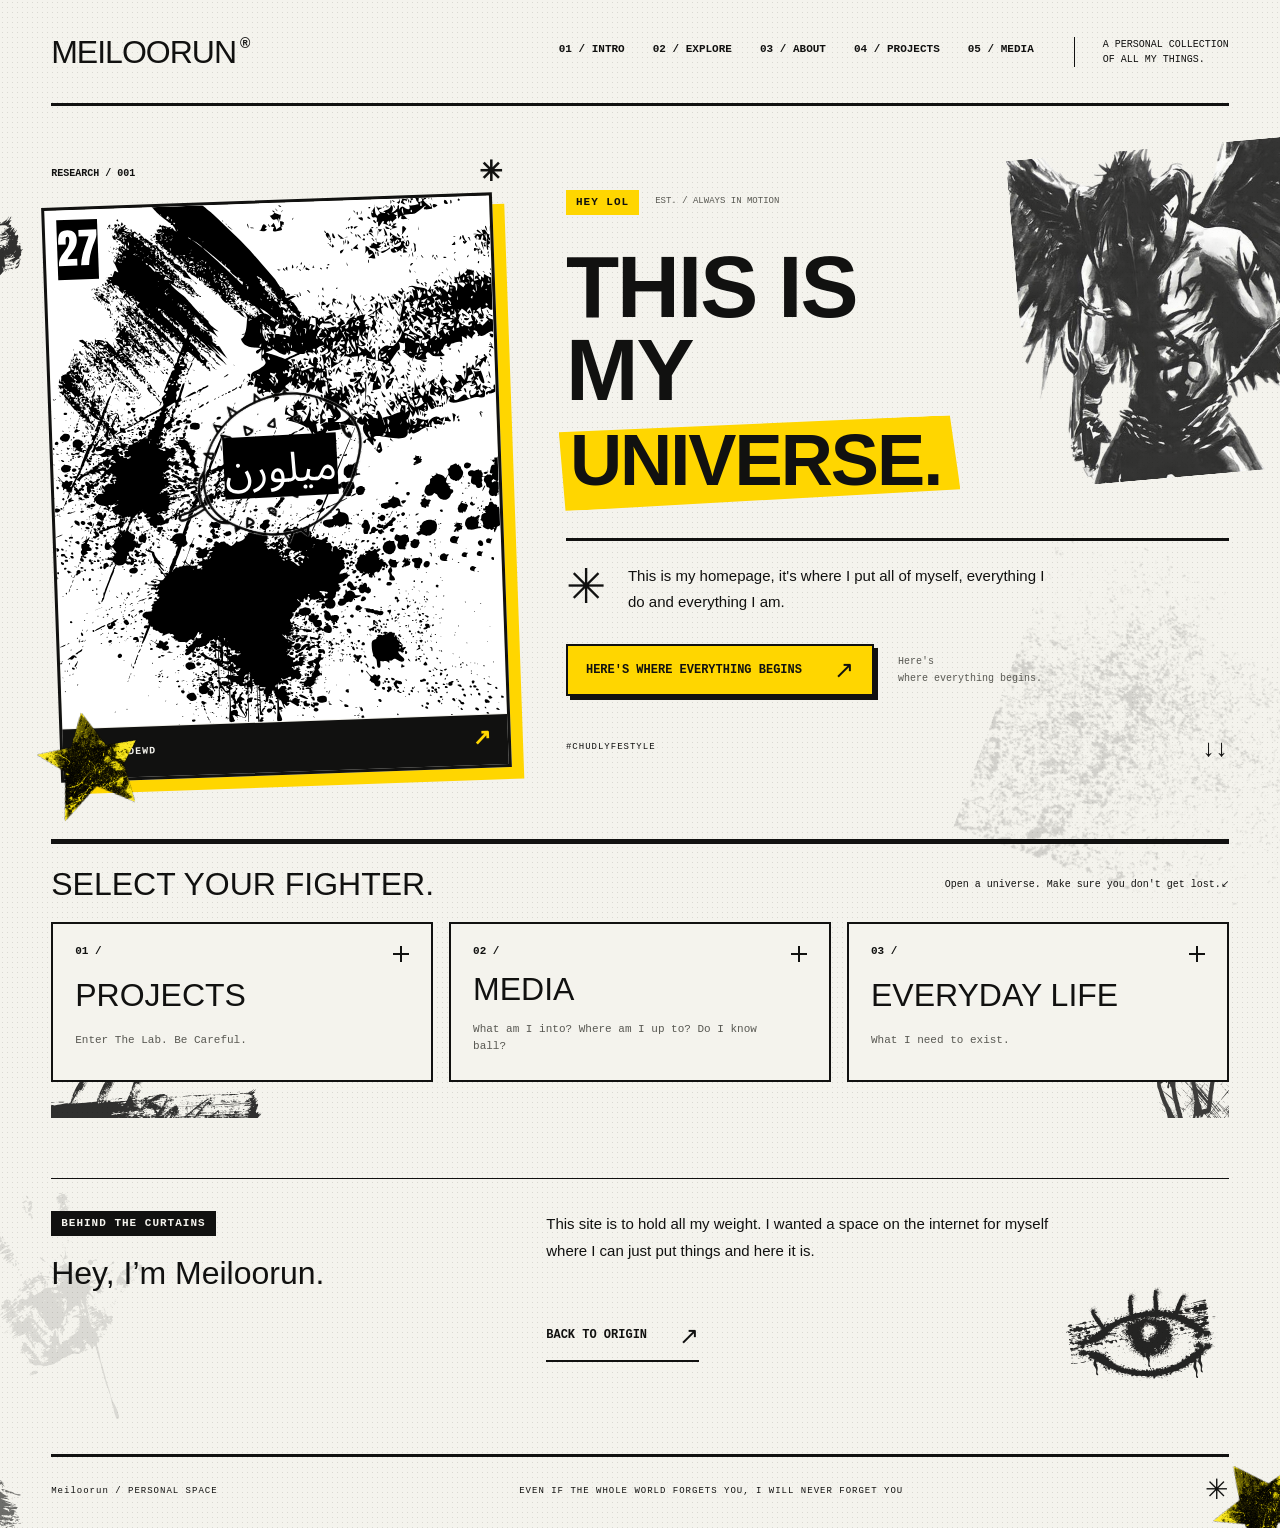
<file: index.html>
<!DOCTYPE html><html lang="en"><head><meta charset="utf-8"><meta name="viewport" content="width=device-width, initial-scale=1"><title>Meiloorun</title><link rel="stylesheet" href="/_astro/PageLayout.DjxuLbHQ.css"><link rel="stylesheet" href="/_astro/index.CFbEkBOy.css"></head><body><div class="_page_t20zd_1" id="top"><div class="_decorations_t20zd_26" aria-hidden="true"><picture class="_decoration_1fcdx_1 " aria-hidden="true" data-position="absolute" data-layer="background" style="--decoration-left:0%;--decoration-top:0%;--decoration-anchor-x:0%;--decoration-anchor-y:0%;--decoration-width:clamp(260px, 24vw, 380px);--decoration-offset-x:-280px;--decoration-offset-y:140px;--decoration-rotation:-16deg;--decoration-opacity:0.8;--decoration-flip-x:1;--decoration-flip-y:1;--decoration-mobile-left:0%;--decoration-mobile-top:0%;--decoration-mobile-anchor-x:0%;--decoration-mobile-anchor-y:0%;--decoration-mobile-width:210px;--decoration-mobile-offset-x:-180px;--decoration-mobile-offset-y:180px;--decoration-mobile-rotation:-16deg;--decoration-mobile-opacity:0.35;--decoration-mobile-flip-x:1;--decoration-mobile-flip-y:1"><img src="/images/deco-12.svg" alt="" loading="eager" decoding="async" draggable="false"/></picture><picture class="_decoration_1fcdx_1 " aria-hidden="true" data-position="absolute" data-layer="background" style="--decoration-left:0%;--decoration-top:100%;--decoration-anchor-x:0%;--decoration-anchor-y:-100%;--decoration-width:clamp(260px, 24vw, 380px);--decoration-offset-x:-280px;--decoration-offset-y:95px;--decoration-rotation:15deg;--decoration-opacity:0.55;--decoration-flip-x:-1;--decoration-flip-y:1;--decoration-mobile-left:0%;--decoration-mobile-top:100%;--decoration-mobile-anchor-x:0%;--decoration-mobile-anchor-y:-100%;--decoration-mobile-width:220px;--decoration-mobile-offset-x:-180px;--decoration-mobile-offset-y:80px;--decoration-mobile-rotation:15deg;--decoration-mobile-opacity:0.25;--decoration-mobile-flip-x:-1;--decoration-mobile-flip-y:1"><img src="/images/deco-12.svg" alt="" loading="eager" decoding="async" draggable="false"/></picture><picture class="_decoration_1fcdx_1 " aria-hidden="true" data-position="absolute" data-layer="background" style="--decoration-left:100%;--decoration-top:100%;--decoration-anchor-x:-100%;--decoration-anchor-y:-100%;--decoration-width:clamp(75px, 8vw, 115px);--decoration-offset-x:35px;--decoration-offset-y:38px;--decoration-rotation:-14deg;--decoration-opacity:1;--decoration-flip-x:1;--decoration-flip-y:1;--decoration-mobile-left:100%;--decoration-mobile-top:100%;--decoration-mobile-anchor-x:-100%;--decoration-mobile-anchor-y:-100%;--decoration-mobile-width:60px;--decoration-mobile-offset-x:20px;--decoration-mobile-offset-y:20px;--decoration-mobile-rotation:-14deg;--decoration-mobile-opacity:1;--decoration-mobile-flip-x:1;--decoration-mobile-flip-y:1"><img src="/images/deco-7.svg" alt="" loading="eager" decoding="async" draggable="false"/></picture></div><a class="_skipLink_t20zd_102" href="#main-content">Skip to content</a><header class="_header_t20zd_19"><a class="_brand_t20zd_40" href="/" aria-label="Meiloorun home">Meiloorun<span aria-hidden="true">®</span></a><nav class="_nav_t20zd_54" aria-label="Main navigation"><a href="#intro">01 / Intro</a><a href="#explore">02 / Explore</a><a href="#about">03 / About</a><a href="/projects">04 / Projects</a><a href="/media">05 / Media</a></nav><div class="_headerNote_t20zd_80">A personal collection<br/>of all my things.</div></header><main id="main-content" tabindex="-1" class="_main_t20zd_19"><section id="intro" aria-labelledby="section-title-_r1R_c_" class="_section_1gnri_1 _hero_ztxla_1" data-media-position="left" data-media-width="compact" data-mobile-order="content-first" data-align="center" data-text-align="left" data-spacing="none" data-width="wide" data-tone="transparent" data-divider="none" data-min-height="auto"><div class="_decorations_1gnri_19" data-clip="false" aria-hidden="true"><picture class="_decoration_1fcdx_1 " aria-hidden="true" data-position="absolute" data-layer="background" data-hide-on-mobile="true" style="--decoration-left:100%;--decoration-top:0%;--decoration-anchor-x:-100%;--decoration-anchor-y:0%;--decoration-width:clamp(260px, 28%, 440px);--decoration-offset-x:120px;--decoration-offset-y:40px;--decoration-rotation:-5deg;--decoration-opacity:0.85;--decoration-flip-x:1;--decoration-flip-y:1;--decoration-mobile-left:100%;--decoration-mobile-top:0%;--decoration-mobile-anchor-x:-100%;--decoration-mobile-anchor-y:0%;--decoration-mobile-width:clamp(260px, 28%, 440px);--decoration-mobile-offset-x:120px;--decoration-mobile-offset-y:40px;--decoration-mobile-rotation:-5deg;--decoration-mobile-opacity:0.85;--decoration-mobile-flip-x:1;--decoration-mobile-flip-y:1"><img src="/images/deco-deviljin.svg" alt="" width="564" height="564" loading="eager" decoding="async" draggable="false"/></picture><picture class="_decoration_1fcdx_1 " aria-hidden="true" data-position="absolute" data-layer="background" style="--decoration-left:100%;--decoration-top:100%;--decoration-anchor-x:-100%;--decoration-anchor-y:-100%;--decoration-width:clamp(220px, 28%, 400px);--decoration-offset-x:100px;--decoration-offset-y:55px;--decoration-rotation:20deg;--decoration-opacity:0.14;--decoration-flip-x:1;--decoration-flip-y:1;--decoration-mobile-left:100%;--decoration-mobile-top:100%;--decoration-mobile-anchor-x:-100%;--decoration-mobile-anchor-y:-100%;--decoration-mobile-width:180px;--decoration-mobile-offset-x:60px;--decoration-mobile-offset-y:35px;--decoration-mobile-rotation:20deg;--decoration-mobile-opacity:0.1;--decoration-mobile-flip-x:1;--decoration-mobile-flip-y:1"><img src="/images/deco-3.svg" alt="" loading="eager" decoding="async" draggable="false"/></picture><picture class="_decoration_1fcdx_1 " aria-hidden="true" data-position="absolute" data-layer="foreground" style="--decoration-left:0%;--decoration-top:100%;--decoration-anchor-x:0%;--decoration-anchor-y:-100%;--decoration-width:clamp(80px, 9%, 125px);--decoration-offset-x:-16px;--decoration-offset-y:-14px;--decoration-rotation:12deg;--decoration-opacity:1;--decoration-flip-x:1;--decoration-flip-y:1;--decoration-mobile-left:0%;--decoration-mobile-top:100%;--decoration-mobile-anchor-x:0%;--decoration-mobile-anchor-y:-100%;--decoration-mobile-width:75px;--decoration-mobile-offset-x:-8px;--decoration-mobile-offset-y:-20px;--decoration-mobile-rotation:-8deg;--decoration-mobile-opacity:1;--decoration-mobile-flip-x:1;--decoration-mobile-flip-y:1"><img src="/images/deco-7.svg" alt="" loading="eager" decoding="async" draggable="false"/></picture></div><div class="_container_1gnri_11"><div class="_layout_1gnri_29"><div class="_media_1gnri_35 "><div class="_wrapper_1ee6e_1 " data-variant="collage"><div class="_metadata_1ee6e_121">RESEARCH / 001<span aria-hidden="true">✳</span></div><figure class="_frame_1ee6e_14" data-has-caption="true"><div class="_visual_1ee6e_7"><img class="_image_1ee6e_62" src="/images/intro.svg" alt="A grungy image of a Meiloorun." width="600" height="700" loading="eager" fetchPriority="high"/></div><span class="_cornerTop_1ee6e_89" aria-hidden="true"></span><span class="_cornerBottom_1ee6e_89" aria-hidden="true"></span><figcaption class="_caption_1ee6e_70">wassup dewd<span aria-hidden="true">↗</span></figcaption></figure></div></div><div class="_content_1gnri_35 _introContent_ztxla_5"><div class="_eyebrow_1gnri_57 _introEyebrow_ztxla_63"><div class="_eyebrow_ztxla_164"><span class="_label_1pocf_1 _yellow_1pocf_14 ">HEY LOL</span><span>EST. / ALWAYS IN MOTION</span></div></div><h1 id="section-title-_r1R_c_" class="_title_1gnri_61 _introTitle_ztxla_57"><span>THIS IS<br/></span><span>MY<br/></span><span class="_highlight_ztxla_10">UNIVERSE.</span></h1><div class="_introCopy_ztxla_29"><span class="_cross_ztxla_38" aria-hidden="true">✳</span><p>This is my homepage, it&#x27;s where I put all of myself, everything I do and everything I am.</p></div><div class="_actions_1gnri_66 _introActions_ztxla_49"><a href="#explore" class="_link_1e7rf_1 _primary_1e7rf_15 ">Here&#x27;s where everything begins<span aria-hidden="true">↗</span></a><span class="_sideNote_ztxla_176">Here&#x27;s<br/>where everything begins.</span></div><div class="_heroFooter_ztxla_181"><span>#CHUDLYFESTYLE</span><span aria-hidden="true">↓↓</span></div></div></div></div></section><section id="explore" aria-labelledby="explore-title" class="_section_1gnri_1 _explore_ztxla_98" data-media-position="none" data-media-width="balanced" data-mobile-order="content-first" data-align="center" data-text-align="left" data-spacing="none" data-width="wide" data-tone="transparent" data-divider="none" data-min-height="auto"><div class="_decorations_1gnri_19" data-clip="true" aria-hidden="true"><picture class="_decoration_1fcdx_1 " aria-hidden="true" data-position="absolute" data-layer="background" style="--decoration-left:0%;--decoration-top:100%;--decoration-anchor-x:0%;--decoration-anchor-y:-100%;--decoration-width:clamp(160px, 20%, 240px);--decoration-offset-x:-25px;--decoration-offset-y:55px;--decoration-rotation:-5deg;--decoration-opacity:0.8;--decoration-flip-x:1;--decoration-flip-y:1;--decoration-mobile-left:0%;--decoration-mobile-top:100%;--decoration-mobile-anchor-x:0%;--decoration-mobile-anchor-y:-100%;--decoration-mobile-width:140px;--decoration-mobile-offset-x:-15px;--decoration-mobile-offset-y:30px;--decoration-mobile-rotation:-5deg;--decoration-mobile-opacity:0.5;--decoration-mobile-flip-x:1;--decoration-mobile-flip-y:1"><img src="/images/deco-9.svg" alt="" loading="eager" decoding="async" draggable="false"/></picture><picture class="_decoration_1fcdx_1 " aria-hidden="true" data-position="absolute" data-layer="background" style="--decoration-left:100%;--decoration-top:100%;--decoration-anchor-x:-100%;--decoration-anchor-y:-100%;--decoration-width:100px;--decoration-offset-x:25px;--decoration-offset-y:35px;--decoration-rotation:14deg;--decoration-opacity:0.75;--decoration-flip-x:1;--decoration-flip-y:1;--decoration-mobile-left:100%;--decoration-mobile-top:100%;--decoration-mobile-anchor-x:-100%;--decoration-mobile-anchor-y:-100%;--decoration-mobile-width:65px;--decoration-mobile-offset-x:12px;--decoration-mobile-offset-y:15px;--decoration-mobile-rotation:14deg;--decoration-mobile-opacity:0.5;--decoration-mobile-flip-x:1;--decoration-mobile-flip-y:1"><img src="/images/deco-11.svg" alt="" loading="eager" decoding="async" draggable="false"/></picture></div><div class="_container_1gnri_11"><div class="_layout_1gnri_29"><div class="_content_1gnri_35 "><div class="_sectionHeader_ztxla_104"><h2 id="explore-title">SELECT YOUR FIGHTER.</h2><span>Open a universe. Make sure you don&#x27;t get lost.<span aria-hidden="true">↙</span></span></div><div class="_panels_ztxla_121"><details class="_panel_1vdl6_1 "><summary class="_summary_1vdl6_8"><span class="_number_1vdl6_22">01<!-- --> /</span><span class="_title_1vdl6_26">Projects</span><span class="_subtitle_1vdl6_31">Enter The Lab. Be Careful.</span><span class="_toggle_1vdl6_36" aria-hidden="true"></span></summary><p class="_description_1vdl6_53">A home for my experiments, works in progress, and things built out of curiosity.</p><div class="_extraContent_1vdl6_61"><a href="/projects" class="_link_1e7rf_1 _primary_1e7rf_15 ">Enter the lab<span aria-hidden="true">↗</span></a></div></details><details class="_panel_1vdl6_1 "><summary class="_summary_1vdl6_8"><span class="_number_1vdl6_22">02<!-- --> /</span><span class="_title_1vdl6_26">Media</span><span class="_subtitle_1vdl6_31"> What am I into? Where am I up to? Do I know ball?</span><span class="_toggle_1vdl6_36" aria-hidden="true"></span></summary><p class="_description_1vdl6_53">Games, shows, music, films, etc.</p><div class="_extraContent_1vdl6_61"><a href="/media" class="_link_1e7rf_1 _primary_1e7rf_15 ">Explore the collection<span aria-hidden="true">↗</span></a></div></details><details class="_panel_1vdl6_1 "><summary class="_summary_1vdl6_8"><span class="_number_1vdl6_22">03<!-- --> /</span><span class="_title_1vdl6_26">Everyday life</span><span class="_subtitle_1vdl6_31">What I need to exist.</span><span class="_toggle_1vdl6_36" aria-hidden="true"></span></summary><p class="_description_1vdl6_53">All the things that assist me in my day-to-day.</p></details></div></div></div></div></section><section id="about" aria-labelledby="about-title" class="_section_1gnri_1 _about_ztxla_127" data-media-position="none" data-media-width="balanced" data-mobile-order="content-first" data-align="center" data-text-align="left" data-spacing="none" data-width="wide" data-tone="transparent" data-divider="none" data-min-height="auto"><div class="_decorations_1gnri_19" data-clip="false" aria-hidden="true"><picture class="_decoration_1fcdx_1 " aria-hidden="true" data-position="absolute" data-layer="background" data-hide-on-mobile="true" style="--decoration-left:0%;--decoration-top:0%;--decoration-anchor-x:0%;--decoration-anchor-y:0%;--decoration-width:clamp(140px, 15%, 210px);--decoration-offset-x:-75px;--decoration-offset-y:10px;--decoration-rotation:-15deg;--decoration-opacity:0.1;--decoration-flip-x:1;--decoration-flip-y:1;--decoration-mobile-left:0%;--decoration-mobile-top:0%;--decoration-mobile-anchor-x:0%;--decoration-mobile-anchor-y:0%;--decoration-mobile-width:clamp(140px, 15%, 210px);--decoration-mobile-offset-x:-75px;--decoration-mobile-offset-y:10px;--decoration-mobile-rotation:-15deg;--decoration-mobile-opacity:0.1;--decoration-mobile-flip-x:1;--decoration-mobile-flip-y:1"><img src="/images/deco-8.svg" alt="" loading="eager" decoding="async" draggable="false"/></picture><picture class="_decoration_1fcdx_1 " aria-hidden="true" data-position="absolute" data-layer="background" style="--decoration-left:100%;--decoration-top:100%;--decoration-anchor-x:-100%;--decoration-anchor-y:-100%;--decoration-width:clamp(100px, 13%, 180px);--decoration-offset-x:-10px;--decoration-offset-y:-8px;--decoration-rotation:-8deg;--decoration-opacity:0.85;--decoration-flip-x:1;--decoration-flip-y:1;--decoration-mobile-left:100%;--decoration-mobile-top:0%;--decoration-mobile-anchor-x:-100%;--decoration-mobile-anchor-y:0%;--decoration-mobile-width:75px;--decoration-mobile-offset-x:0px;--decoration-mobile-offset-y:-14px;--decoration-mobile-rotation:8deg;--decoration-mobile-opacity:0.6;--decoration-mobile-flip-x:1;--decoration-mobile-flip-y:1"><img src="/images/deco-14.svg" alt="" loading="eager" decoding="async" draggable="false"/></picture></div><div class="_container_1gnri_11"><div class="_layout_1gnri_29"><div class="_content_1gnri_35 _aboutContent_ztxla_133"><span class="_label_1pocf_1 _ink_1pocf_9 ">Behind the curtains</span><h2 id="about-title">Hey, I’m Meiloorun.</h2><p>This site is to hold all my weight. I wanted a space on the internet for myself where I can just put things and here it is.</p><a href="#top" class="_link_1e7rf_1 _plain_1e7rf_21 ">Back to origin<span aria-hidden="true">↗</span></a></div></div></div></section></main><footer class="_footer_t20zd_19"><span>Meiloorun<!-- --> / PERSONAL SPACE</span><span class="_footerNote_t20zd_143">EVEN IF THE WHOLE WORLD FORGETS YOU, I WILL NEVER FORGET YOU</span><span aria-hidden="true">✳</span></footer></div></body></html>
</file>
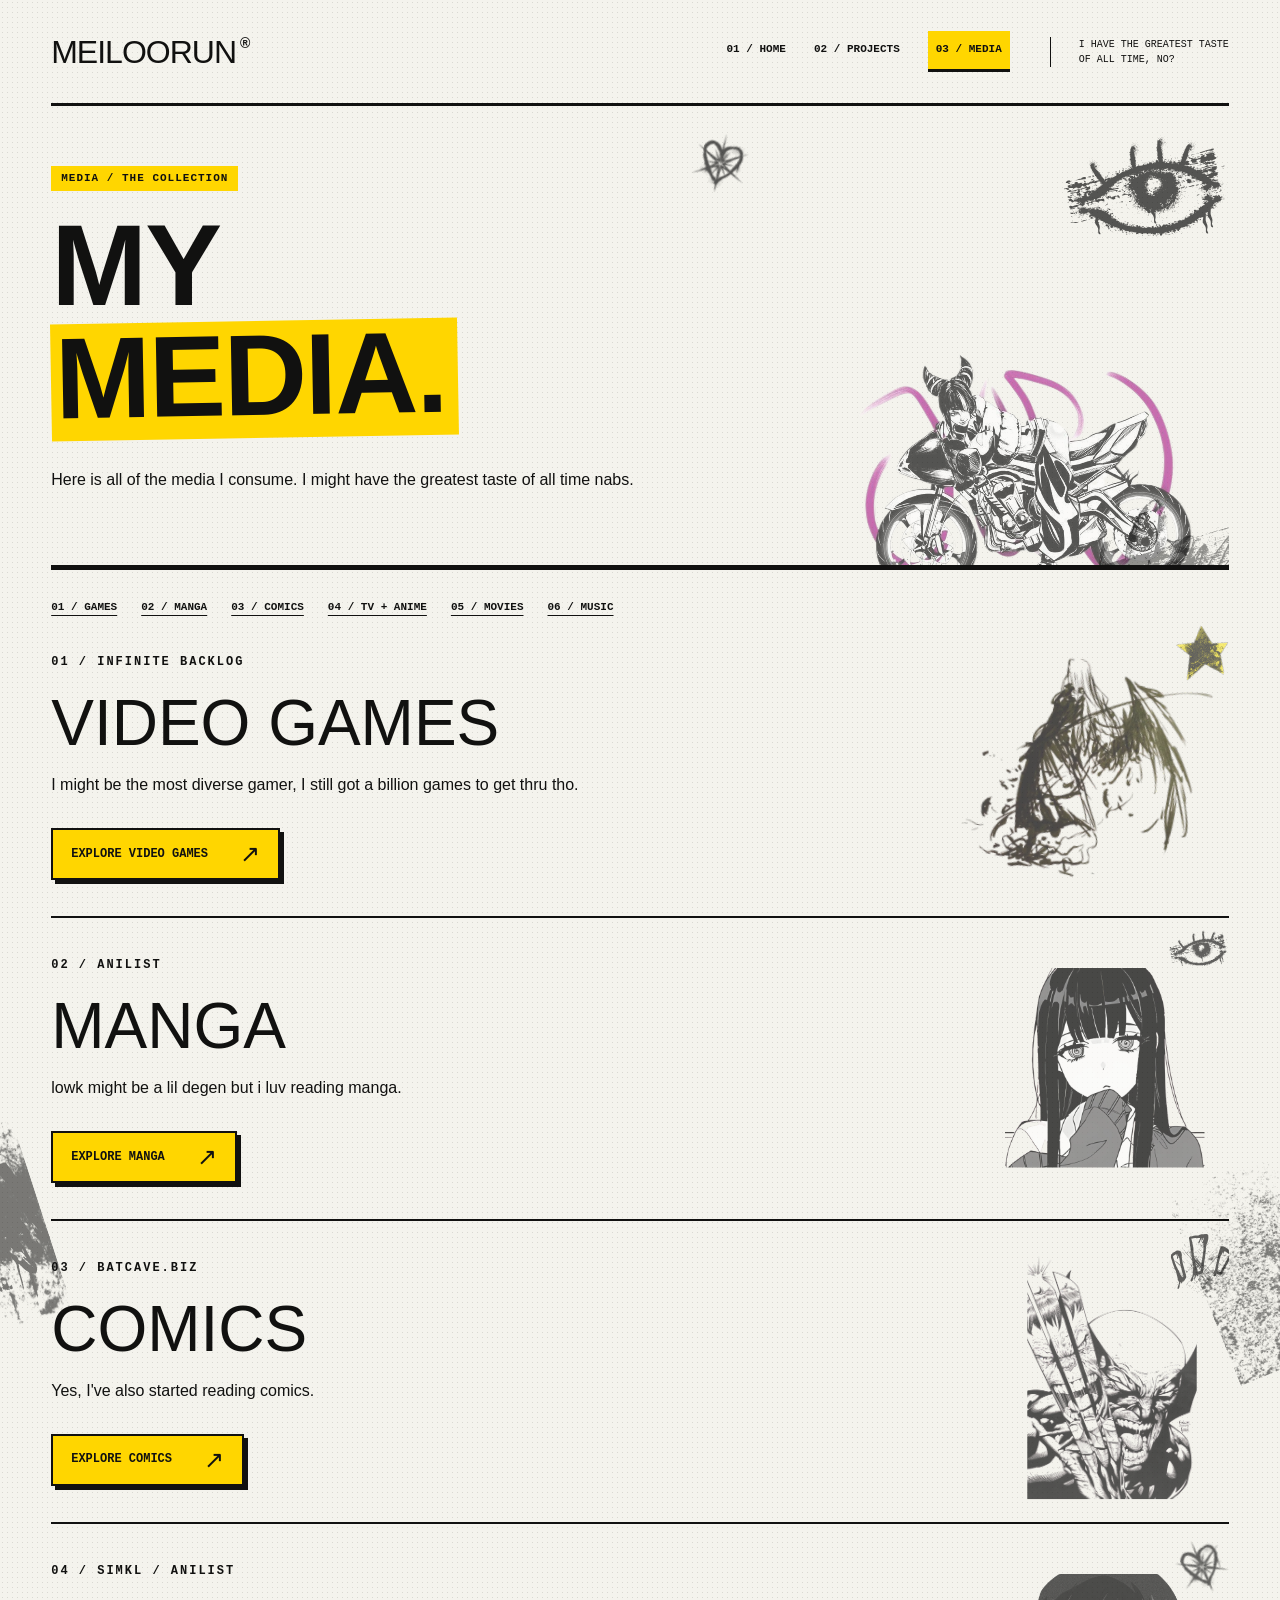
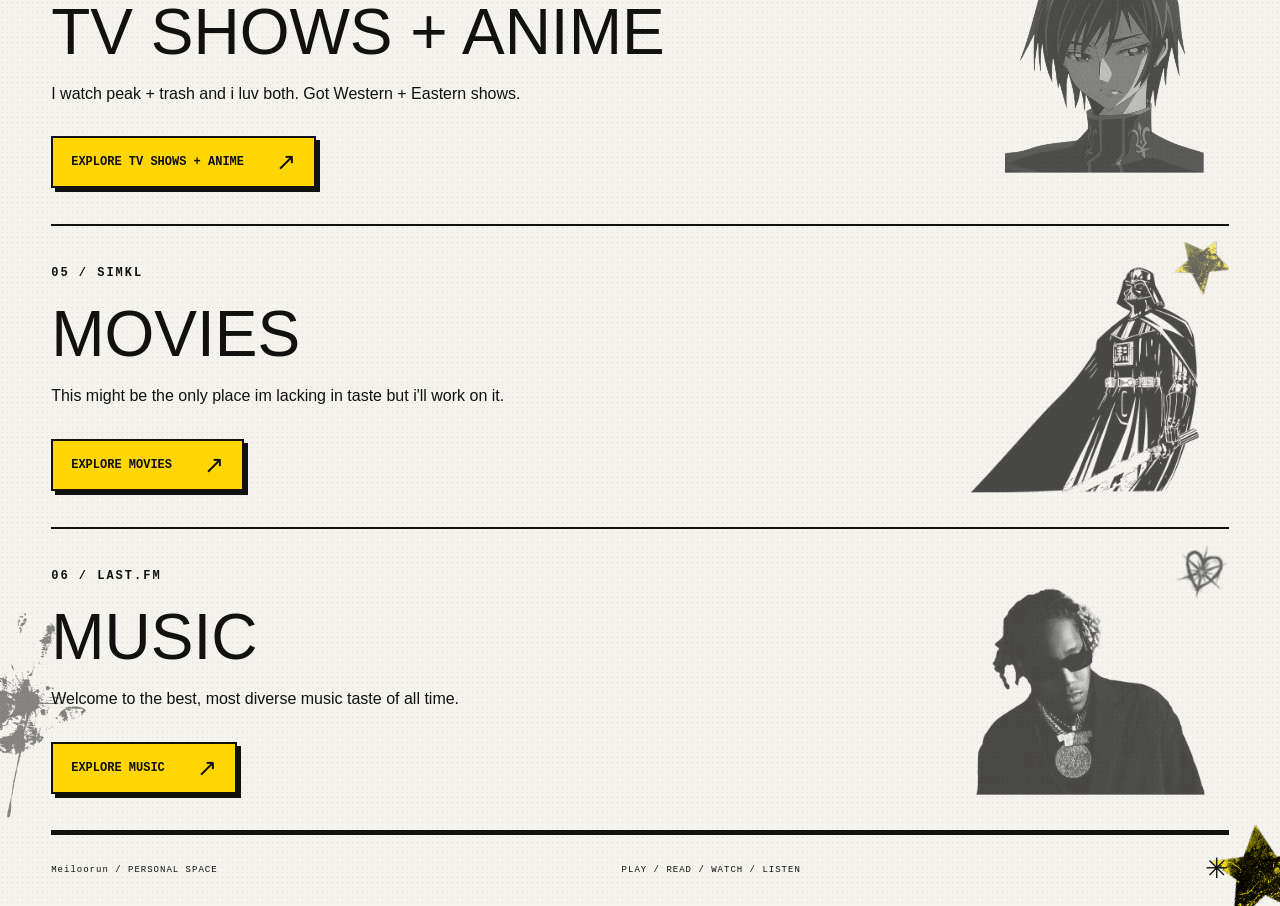
<file: media/index.html>
<!DOCTYPE html><html lang="en"><head><meta charset="utf-8"><meta name="viewport" content="width=device-width, initial-scale=1"><meta name="description" content="Meiloorun's media collection: favourites, trackers, and recent activity."><title>Media | Meiloorun</title><link rel="stylesheet" href="/_astro/PageLayout.DjxuLbHQ.css"><style>._hero_1uqzi_1{border-bottom:5px solid var(--color-ink);padding-block:60px 42px}._hero_1uqzi_1 ._heroTitle_1uqzi_2{max-width:1050px;font:900 clamp(64px, 9vw, 128px) / .95 var(--font-display);text-transform:uppercase;letter-spacing:-2px;margin:0}._highlight_1uqzi_3{background:var(--color-accent);padding:0 12px 8px 4px;display:inline-block;transform:rotate(-1deg)}._lead_1uqzi_4{max-width:620px;margin:28px 0;line-height:1.8}._category_1uqzi_5{border-bottom:2px solid var(--color-ink);padding-block:36px}._category_1uqzi_5 ._categoryTitle_1uqzi_6{font:clamp(38px, 5vw, 72px) / 1 var(--font-display);text-transform:uppercase;margin:0}._category_1uqzi_5 p{max-width:620px;line-height:1.8}._category_1uqzi_5 ._categoryContent_1uqzi_8{padding-right:180px}._category_1uqzi_5[data-tone=ink] ._categoryContent_1uqzi_8{padding-inline:28px;padding-right:200px}._number_1uqzi_10{font:bold 12px / 1.5 var(--font-label);letter-spacing:2px}._jumpLinks_1uqzi_11{font:bold 11px / 1.4 var(--font-label);text-transform:uppercase;flex-wrap:wrap;gap:14px 24px;margin-top:30px;display:flex}._jumpLinks_1uqzi_11 a{color:inherit;text-underline-offset:5px}._placeholder_1uqzi_13{border:3px dashed var(--color-ink);max-width:760px;padding:32px}._placeholder_1uqzi_13 p{line-height:1.8}@media (width>=721px) and (width<=1100px){._heroPortrait_1uqzi_16{opacity:.16}}@media (width<=720px){._hero_1uqzi_1{padding-block:36px 28px}._hero_1uqzi_1 ._heroTitle_1uqzi_2{letter-spacing:-1px;font-size:clamp(48px,13vw,80px)}._category_1uqzi_5 ._categoryContent_1uqzi_8{padding-right:0}._category_1uqzi_5[data-tone=ink] ._categoryContent_1uqzi_8{padding-inline:20px}._placeholder_1uqzi_13{padding:20px}}
</style></head><body><div class="_page_t20zd_1" id="top"><div class="_decorations_t20zd_26" aria-hidden="true"><picture class="_decoration_1fcdx_1 " aria-hidden="true" data-position="absolute" data-layer="background" data-hide-on-mobile="true" style="--decoration-left:0%;--decoration-top:50%;--decoration-anchor-x:0%;--decoration-anchor-y:-50%;--decoration-width:220px;--decoration-offset-x:-170px;--decoration-offset-y:0px;--decoration-rotation:-18deg;--decoration-opacity:0.5;--decoration-flip-x:1;--decoration-flip-y:1;--decoration-mobile-left:0%;--decoration-mobile-top:50%;--decoration-mobile-anchor-x:0%;--decoration-mobile-anchor-y:-50%;--decoration-mobile-width:220px;--decoration-mobile-offset-x:-170px;--decoration-mobile-offset-y:0px;--decoration-mobile-rotation:-18deg;--decoration-mobile-opacity:0.5;--decoration-mobile-flip-x:1;--decoration-mobile-flip-y:1"><img src="/images/deco-4.svg" alt="" loading="eager" decoding="async" draggable="false"/></picture><picture class="_decoration_1fcdx_1 " aria-hidden="true" data-position="absolute" data-layer="background" style="--decoration-left:100%;--decoration-top:100%;--decoration-anchor-x:-100%;--decoration-anchor-y:-100%;--decoration-width:100px;--decoration-offset-x:28px;--decoration-offset-y:25px;--decoration-rotation:16deg;--decoration-opacity:1;--decoration-flip-x:1;--decoration-flip-y:1;--decoration-mobile-left:100%;--decoration-mobile-top:100%;--decoration-mobile-anchor-x:-100%;--decoration-mobile-anchor-y:-100%;--decoration-mobile-width:55px;--decoration-mobile-offset-x:18px;--decoration-mobile-offset-y:15px;--decoration-mobile-rotation:16deg;--decoration-mobile-opacity:1;--decoration-mobile-flip-x:1;--decoration-mobile-flip-y:1"><img src="/images/deco-7.svg" alt="" loading="eager" decoding="async" draggable="false"/></picture><picture class="_decoration_1fcdx_1 " aria-hidden="true" data-position="absolute" data-layer="background" data-hide-on-mobile="true" style="--decoration-left:100%;--decoration-top:50%;--decoration-anchor-x:-100%;--decoration-anchor-y:-50%;--decoration-width:clamp(120px, 16vw, 240px);--decoration-offset-x:120px;--decoration-offset-y:0px;--decoration-rotation:-22deg;--decoration-opacity:0.5;--decoration-flip-x:1;--decoration-flip-y:1;--decoration-mobile-left:100%;--decoration-mobile-top:50%;--decoration-mobile-anchor-x:-100%;--decoration-mobile-anchor-y:-50%;--decoration-mobile-width:clamp(120px, 16vw, 240px);--decoration-mobile-offset-x:120px;--decoration-mobile-offset-y:0px;--decoration-mobile-rotation:-22deg;--decoration-mobile-opacity:0.5;--decoration-mobile-flip-x:1;--decoration-mobile-flip-y:1"><img src="/images/deco-3.svg" alt="" loading="eager" decoding="async" draggable="false"/></picture><picture class="_decoration_1fcdx_1 " aria-hidden="true" data-position="absolute" data-layer="background" style="--decoration-left:0%;--decoration-top:100%;--decoration-anchor-x:0%;--decoration-anchor-y:-100%;--decoration-width:150px;--decoration-offset-x:-65px;--decoration-offset-y:-90px;--decoration-rotation:12deg;--decoration-opacity:0.45;--decoration-flip-x:1;--decoration-flip-y:1;--decoration-mobile-left:0%;--decoration-mobile-top:100%;--decoration-mobile-anchor-x:0%;--decoration-mobile-anchor-y:-100%;--decoration-mobile-width:75px;--decoration-mobile-offset-x:-45px;--decoration-mobile-offset-y:-85px;--decoration-mobile-rotation:12deg;--decoration-mobile-opacity:0.25;--decoration-mobile-flip-x:1;--decoration-mobile-flip-y:1"><img src="/images/deco-8.svg" alt="" loading="eager" decoding="async" draggable="false"/></picture></div><a class="_skipLink_t20zd_102" href="#main-content">Skip to content</a><header class="_header_t20zd_19"><a class="_brand_t20zd_40" href="/" aria-label="Meiloorun home">Meiloorun<span aria-hidden="true">®</span></a><nav class="_nav_t20zd_54" aria-label="Main navigation"><a href="/">01 / Home</a><a href="/projects">02 / Projects</a><a href="/media" aria-current="page">03 / Media</a></nav><div class="_headerNote_t20zd_80">I have the greatest taste<br/>of all time, no?</div></header><main id="main-content" tabindex="-1" class="_main_t20zd_19"><section aria-labelledby="section-title-_r1R_c_" class="_section_1gnri_1 _hero_1uqzi_1" data-media-position="none" data-media-width="balanced" data-mobile-order="content-first" data-align="center" data-text-align="left" data-spacing="normal" data-width="wide" data-tone="transparent" data-divider="none" data-min-height="auto"><div class="_decorations_1gnri_19" data-clip="true" aria-hidden="true"><picture class="_decoration_1fcdx_1 " aria-hidden="true" data-position="absolute" data-layer="background" style="--decoration-left:100%;--decoration-top:0%;--decoration-anchor-x:-100%;--decoration-anchor-y:0%;--decoration-width:clamp(80px, 14%, 180px);--decoration-offset-x:0px;--decoration-offset-y:30px;--decoration-rotation:-10deg;--decoration-opacity:0.65;--decoration-flip-x:1;--decoration-flip-y:1;--decoration-mobile-left:100%;--decoration-mobile-top:0%;--decoration-mobile-anchor-x:-100%;--decoration-mobile-anchor-y:0%;--decoration-mobile-width:65px;--decoration-mobile-offset-x:0px;--decoration-mobile-offset-y:30px;--decoration-mobile-rotation:-10deg;--decoration-mobile-opacity:0.2;--decoration-mobile-flip-x:1;--decoration-mobile-flip-y:1"><img src="/images/deco-14.svg" alt="" loading="eager" decoding="async" draggable="false"/></picture><picture class="_decoration_1fcdx_1 _heroPortrait_1uqzi_16" aria-hidden="true" data-position="absolute" data-layer="background" data-hide-on-mobile="true" style="--decoration-left:100%;--decoration-top:100%;--decoration-anchor-x:-100%;--decoration-anchor-y:-100%;--decoration-width:clamp(190px, 30%, 390px);--decoration-offset-x:-25px;--decoration-offset-y:35px;--decoration-rotation:-3deg;--decoration-opacity:0.65;--decoration-flip-x:1;--decoration-flip-y:1;--decoration-mobile-left:100%;--decoration-mobile-top:100%;--decoration-mobile-anchor-x:-100%;--decoration-mobile-anchor-y:-100%;--decoration-mobile-width:clamp(190px, 30%, 390px);--decoration-mobile-offset-x:-25px;--decoration-mobile-offset-y:35px;--decoration-mobile-rotation:-3deg;--decoration-mobile-opacity:0.65;--decoration-mobile-flip-x:1;--decoration-mobile-flip-y:1"><img src="/images/deco-juri3.svg" alt="" loading="eager" decoding="async" draggable="false"/></picture><picture class="_decoration_1fcdx_1 " aria-hidden="true" data-position="absolute" data-layer="background" style="--decoration-left:100%;--decoration-top:100%;--decoration-anchor-x:-100%;--decoration-anchor-y:-100%;--decoration-width:240px;--decoration-offset-x:65px;--decoration-offset-y:55px;--decoration-rotation:-18deg;--decoration-opacity:0.4;--decoration-flip-x:1;--decoration-flip-y:1;--decoration-mobile-left:100%;--decoration-mobile-top:100%;--decoration-mobile-anchor-x:-100%;--decoration-mobile-anchor-y:-100%;--decoration-mobile-width:100px;--decoration-mobile-offset-x:50px;--decoration-mobile-offset-y:30px;--decoration-mobile-rotation:-18deg;--decoration-mobile-opacity:0.2;--decoration-mobile-flip-x:1;--decoration-mobile-flip-y:1"><img src="/images/deco-9.svg" alt="" loading="eager" decoding="async" draggable="false"/></picture><picture class="_decoration_1fcdx_1 " aria-hidden="true" data-position="absolute" data-layer="background" data-hide-on-mobile="true" style="--decoration-left:50%;--decoration-top:0%;--decoration-anchor-x:-50%;--decoration-anchor-y:0%;--decoration-width:60px;--decoration-offset-x:80px;--decoration-offset-y:24px;--decoration-rotation:18deg;--decoration-opacity:0.65;--decoration-flip-x:1;--decoration-flip-y:1;--decoration-mobile-left:50%;--decoration-mobile-top:0%;--decoration-mobile-anchor-x:-50%;--decoration-mobile-anchor-y:0%;--decoration-mobile-width:60px;--decoration-mobile-offset-x:80px;--decoration-mobile-offset-y:24px;--decoration-mobile-rotation:18deg;--decoration-mobile-opacity:0.65;--decoration-mobile-flip-x:1;--decoration-mobile-flip-y:1"><img src="/images/deco-6.svg" alt="" loading="eager" decoding="async" draggable="false"/></picture></div><div class="_container_1gnri_11"><div class="_layout_1gnri_29"><div class="_content_1gnri_35 "><div class="_eyebrow_1gnri_57 "><span class="_label_1pocf_1 _yellow_1pocf_14 ">MEDIA / <!-- -->THE COLLECTION</span></div><h1 id="section-title-_r1R_c_" class="_title_1gnri_61 _heroTitle_1uqzi_2">MY<br/><span class="_highlight_1uqzi_3">MEDIA.</span></h1><p class="_lead_1uqzi_4">Here is all of the media I consume. I might have the greatest taste of all time nabs.</p></div></div></div></section><nav class="_jumpLinks_1uqzi_11" aria-label="Media categories"><a href="#games">01 / Games</a><a href="#manga">02 / Manga</a><a href="#comics">03 / Comics</a><a href="#tv">04 / TV + Anime</a><a href="#movies">05 / Movies</a><a href="#music">06 / Music</a></nav><section id="games" aria-labelledby="section-title-_r1R_2k_" class="_section_1gnri_1 _category_1uqzi_5" data-media-position="none" data-media-width="balanced" data-mobile-order="content-first" data-align="center" data-text-align="left" data-spacing="normal" data-width="wide" data-tone="transparent" data-divider="none" data-min-height="auto"><div class="_decorations_1gnri_19" data-clip="true" aria-hidden="true"><picture class="_decoration_1fcdx_1 " aria-hidden="true" data-position="absolute" data-layer="background" data-hide-on-mobile="true" style="--decoration-left:100%;--decoration-top:50%;--decoration-anchor-x:-100%;--decoration-anchor-y:-50%;--decoration-width:240px;--decoration-offset-x:-24px;--decoration-offset-y:0px;--decoration-rotation:12deg;--decoration-opacity:0.7;--decoration-flip-x:1;--decoration-flip-y:1;--decoration-mobile-left:100%;--decoration-mobile-top:50%;--decoration-mobile-anchor-x:-100%;--decoration-mobile-anchor-y:-50%;--decoration-mobile-width:240px;--decoration-mobile-offset-x:-24px;--decoration-mobile-offset-y:0px;--decoration-mobile-rotation:12deg;--decoration-mobile-opacity:0.7;--decoration-mobile-flip-x:1;--decoration-mobile-flip-y:1"><img src="/images/deco-sephiroth2.svg" alt="" loading="eager" decoding="async" draggable="false"/></picture><picture class="_decoration_1fcdx_1 " aria-hidden="true" data-position="absolute" data-layer="background" style="--decoration-left:100%;--decoration-top:0%;--decoration-anchor-x:-100%;--decoration-anchor-y:0%;--decoration-width:55px;--decoration-offset-x:0px;--decoration-offset-y:12px;--decoration-rotation:18deg;--decoration-opacity:0.6;--decoration-flip-x:1;--decoration-flip-y:1;--decoration-mobile-left:100%;--decoration-mobile-top:0%;--decoration-mobile-anchor-x:-100%;--decoration-mobile-anchor-y:0%;--decoration-mobile-width:32px;--decoration-mobile-offset-x:0px;--decoration-mobile-offset-y:12px;--decoration-mobile-rotation:18deg;--decoration-mobile-opacity:0.25;--decoration-mobile-flip-x:1;--decoration-mobile-flip-y:1"><img src="/images/deco-7.svg" alt="" loading="eager" decoding="async" draggable="false"/></picture></div><div class="_container_1gnri_11"><div class="_layout_1gnri_29"><div class="_content_1gnri_35 _categoryContent_1uqzi_8"><div class="_eyebrow_1gnri_57 "><span class="_number_1uqzi_10">01 / INFINITE BACKLOG</span></div><h2 id="section-title-_r1R_2k_" class="_title_1gnri_61 _categoryTitle_1uqzi_6">Video Games</h2><p>I might be the most diverse gamer, I still got a billion games to get thru tho.</p><div class="_actions_1gnri_66 "><a href="/media/games" class="_link_1e7rf_1 _primary_1e7rf_15 ">Explore Video Games<span aria-hidden="true">↗</span></a></div></div></div></div></section><section id="manga" aria-labelledby="section-title-_r1R_3k_" class="_section_1gnri_1 _category_1uqzi_5" data-media-position="none" data-media-width="balanced" data-mobile-order="content-first" data-align="center" data-text-align="left" data-spacing="normal" data-width="wide" data-tone="transparent" data-divider="none" data-min-height="auto"><div class="_decorations_1gnri_19" data-clip="true" aria-hidden="true"><picture class="_decoration_1fcdx_1 " aria-hidden="true" data-position="absolute" data-layer="background" data-hide-on-mobile="true" style="--decoration-left:100%;--decoration-top:50%;--decoration-anchor-x:-100%;--decoration-anchor-y:-50%;--decoration-width:200px;--decoration-offset-x:-24px;--decoration-offset-y:0px;--decoration-rotation:0deg;--decoration-opacity:0.7;--decoration-flip-x:1;--decoration-flip-y:1;--decoration-mobile-left:100%;--decoration-mobile-top:50%;--decoration-mobile-anchor-x:-100%;--decoration-mobile-anchor-y:-50%;--decoration-mobile-width:200px;--decoration-mobile-offset-x:-24px;--decoration-mobile-offset-y:0px;--decoration-mobile-rotation:0deg;--decoration-mobile-opacity:0.7;--decoration-mobile-flip-x:1;--decoration-mobile-flip-y:1"><img src="/images/deco-chihara.svg" alt="" loading="eager" decoding="async" draggable="false"/></picture><picture class="_decoration_1fcdx_1 " aria-hidden="true" data-position="absolute" data-layer="background" style="--decoration-left:100%;--decoration-top:0%;--decoration-anchor-x:-100%;--decoration-anchor-y:0%;--decoration-width:60px;--decoration-offset-x:0px;--decoration-offset-y:12px;--decoration-rotation:-12deg;--decoration-opacity:0.6;--decoration-flip-x:1;--decoration-flip-y:1;--decoration-mobile-left:100%;--decoration-mobile-top:0%;--decoration-mobile-anchor-x:-100%;--decoration-mobile-anchor-y:0%;--decoration-mobile-width:32px;--decoration-mobile-offset-x:0px;--decoration-mobile-offset-y:12px;--decoration-mobile-rotation:-12deg;--decoration-mobile-opacity:0.25;--decoration-mobile-flip-x:1;--decoration-mobile-flip-y:1"><img src="/images/deco-14.svg" alt="" loading="eager" decoding="async" draggable="false"/></picture></div><div class="_container_1gnri_11"><div class="_layout_1gnri_29"><div class="_content_1gnri_35 _categoryContent_1uqzi_8"><div class="_eyebrow_1gnri_57 "><span class="_number_1uqzi_10">02 / ANILIST</span></div><h2 id="section-title-_r1R_3k_" class="_title_1gnri_61 _categoryTitle_1uqzi_6">Manga</h2><p>lowk might be a lil degen but i luv reading manga.</p><div class="_actions_1gnri_66 "><a href="/media/manga" class="_link_1e7rf_1 _primary_1e7rf_15 ">Explore Manga<span aria-hidden="true">↗</span></a></div></div></div></div></section><section id="comics" aria-labelledby="section-title-_r1R_4k_" class="_section_1gnri_1 _category_1uqzi_5" data-media-position="none" data-media-width="balanced" data-mobile-order="content-first" data-align="center" data-text-align="left" data-spacing="normal" data-width="wide" data-tone="transparent" data-divider="none" data-min-height="auto"><div class="_decorations_1gnri_19" data-clip="true" aria-hidden="true"><picture class="_decoration_1fcdx_1 " aria-hidden="true" data-position="absolute" data-layer="background" data-hide-on-mobile="true" style="--decoration-left:100%;--decoration-top:50%;--decoration-anchor-x:-100%;--decoration-anchor-y:-50%;--decoration-width:170px;--decoration-offset-x:-32px;--decoration-offset-y:0px;--decoration-rotation:0deg;--decoration-opacity:0.7;--decoration-flip-x:1;--decoration-flip-y:1;--decoration-mobile-left:100%;--decoration-mobile-top:50%;--decoration-mobile-anchor-x:-100%;--decoration-mobile-anchor-y:-50%;--decoration-mobile-width:170px;--decoration-mobile-offset-x:-32px;--decoration-mobile-offset-y:0px;--decoration-mobile-rotation:0deg;--decoration-mobile-opacity:0.7;--decoration-mobile-flip-x:1;--decoration-mobile-flip-y:1"><img src="/images/deco-logan.svg" alt="" loading="eager" decoding="async" draggable="false"/></picture><picture class="_decoration_1fcdx_1 " aria-hidden="true" data-position="absolute" data-layer="background" style="--decoration-left:100%;--decoration-top:0%;--decoration-anchor-x:-100%;--decoration-anchor-y:0%;--decoration-width:60px;--decoration-offset-x:0px;--decoration-offset-y:12px;--decoration-rotation:14deg;--decoration-opacity:0.6;--decoration-flip-x:1;--decoration-flip-y:1;--decoration-mobile-left:100%;--decoration-mobile-top:0%;--decoration-mobile-anchor-x:-100%;--decoration-mobile-anchor-y:0%;--decoration-mobile-width:32px;--decoration-mobile-offset-x:0px;--decoration-mobile-offset-y:12px;--decoration-mobile-rotation:14deg;--decoration-mobile-opacity:0.25;--decoration-mobile-flip-x:1;--decoration-mobile-flip-y:1"><img src="/images/deco-11.svg" alt="" loading="eager" decoding="async" draggable="false"/></picture></div><div class="_container_1gnri_11"><div class="_layout_1gnri_29"><div class="_content_1gnri_35 _categoryContent_1uqzi_8"><div class="_eyebrow_1gnri_57 "><span class="_number_1uqzi_10">03 / BATCAVE.BIZ</span></div><h2 id="section-title-_r1R_4k_" class="_title_1gnri_61 _categoryTitle_1uqzi_6">Comics</h2><p>Yes, I&#x27;ve also started reading comics.</p><div class="_actions_1gnri_66 "><a href="/media/comics" class="_link_1e7rf_1 _primary_1e7rf_15 ">Explore Comics<span aria-hidden="true">↗</span></a></div></div></div></div></section><section id="tv" aria-labelledby="section-title-_r1R_5k_" class="_section_1gnri_1 _category_1uqzi_5" data-media-position="none" data-media-width="balanced" data-mobile-order="content-first" data-align="center" data-text-align="left" data-spacing="normal" data-width="wide" data-tone="transparent" data-divider="none" data-min-height="auto"><div class="_decorations_1gnri_19" data-clip="true" aria-hidden="true"><picture class="_decoration_1fcdx_1 " aria-hidden="true" data-position="absolute" data-layer="background" data-hide-on-mobile="true" style="--decoration-left:100%;--decoration-top:50%;--decoration-anchor-x:-100%;--decoration-anchor-y:-50%;--decoration-width:200px;--decoration-offset-x:-24px;--decoration-offset-y:0px;--decoration-rotation:0deg;--decoration-opacity:0.7;--decoration-flip-x:1;--decoration-flip-y:1;--decoration-mobile-left:100%;--decoration-mobile-top:50%;--decoration-mobile-anchor-x:-100%;--decoration-mobile-anchor-y:-50%;--decoration-mobile-width:200px;--decoration-mobile-offset-x:-24px;--decoration-mobile-offset-y:0px;--decoration-mobile-rotation:0deg;--decoration-mobile-opacity:0.7;--decoration-mobile-flip-x:1;--decoration-mobile-flip-y:1"><img src="/images/deco-lelouch.svg" alt="" loading="eager" decoding="async" draggable="false"/></picture><picture class="_decoration_1fcdx_1 " aria-hidden="true" data-position="absolute" data-layer="background" style="--decoration-left:100%;--decoration-top:0%;--decoration-anchor-x:-100%;--decoration-anchor-y:0%;--decoration-width:55px;--decoration-offset-x:0px;--decoration-offset-y:12px;--decoration-rotation:-18deg;--decoration-opacity:0.6;--decoration-flip-x:1;--decoration-flip-y:1;--decoration-mobile-left:100%;--decoration-mobile-top:0%;--decoration-mobile-anchor-x:-100%;--decoration-mobile-anchor-y:0%;--decoration-mobile-width:32px;--decoration-mobile-offset-x:0px;--decoration-mobile-offset-y:12px;--decoration-mobile-rotation:-18deg;--decoration-mobile-opacity:0.25;--decoration-mobile-flip-x:1;--decoration-mobile-flip-y:1"><img src="/images/deco-6.svg" alt="" loading="eager" decoding="async" draggable="false"/></picture></div><div class="_container_1gnri_11"><div class="_layout_1gnri_29"><div class="_content_1gnri_35 _categoryContent_1uqzi_8"><div class="_eyebrow_1gnri_57 "><span class="_number_1uqzi_10">04 / SIMKL / ANILIST</span></div><h2 id="section-title-_r1R_5k_" class="_title_1gnri_61 _categoryTitle_1uqzi_6">TV Shows + Anime</h2><p>I watch peak + trash and i luv both. Got Western + Eastern shows.</p><div class="_actions_1gnri_66 "><a href="/media/tv-shows" class="_link_1e7rf_1 _primary_1e7rf_15 ">Explore TV Shows + Anime<span aria-hidden="true">↗</span></a></div></div></div></div></section><section id="movies" aria-labelledby="section-title-_r1R_6k_" class="_section_1gnri_1 _category_1uqzi_5" data-media-position="none" data-media-width="balanced" data-mobile-order="content-first" data-align="center" data-text-align="left" data-spacing="normal" data-width="wide" data-tone="transparent" data-divider="none" data-min-height="auto"><div class="_decorations_1gnri_19" data-clip="true" aria-hidden="true"><picture class="_decoration_1fcdx_1 " aria-hidden="true" data-position="absolute" data-layer="background" data-hide-on-mobile="true" style="--decoration-left:100%;--decoration-top:50%;--decoration-anchor-x:-100%;--decoration-anchor-y:-50%;--decoration-width:240px;--decoration-offset-x:-24px;--decoration-offset-y:0px;--decoration-rotation:0deg;--decoration-opacity:0.7;--decoration-flip-x:1;--decoration-flip-y:1;--decoration-mobile-left:100%;--decoration-mobile-top:50%;--decoration-mobile-anchor-x:-100%;--decoration-mobile-anchor-y:-50%;--decoration-mobile-width:240px;--decoration-mobile-offset-x:-24px;--decoration-mobile-offset-y:0px;--decoration-mobile-rotation:0deg;--decoration-mobile-opacity:0.7;--decoration-mobile-flip-x:1;--decoration-mobile-flip-y:1"><img src="/images/deco-vader.svg" alt="" loading="eager" decoding="async" draggable="false"/></picture><picture class="_decoration_1fcdx_1 " aria-hidden="true" data-position="absolute" data-layer="background" style="--decoration-left:100%;--decoration-top:0%;--decoration-anchor-x:-100%;--decoration-anchor-y:0%;--decoration-width:55px;--decoration-offset-x:0px;--decoration-offset-y:12px;--decoration-rotation:-16deg;--decoration-opacity:0.6;--decoration-flip-x:1;--decoration-flip-y:1;--decoration-mobile-left:100%;--decoration-mobile-top:0%;--decoration-mobile-anchor-x:-100%;--decoration-mobile-anchor-y:0%;--decoration-mobile-width:32px;--decoration-mobile-offset-x:0px;--decoration-mobile-offset-y:12px;--decoration-mobile-rotation:-16deg;--decoration-mobile-opacity:0.25;--decoration-mobile-flip-x:1;--decoration-mobile-flip-y:1"><img src="/images/deco-7.svg" alt="" loading="eager" decoding="async" draggable="false"/></picture></div><div class="_container_1gnri_11"><div class="_layout_1gnri_29"><div class="_content_1gnri_35 _categoryContent_1uqzi_8"><div class="_eyebrow_1gnri_57 "><span class="_number_1uqzi_10">05 / SIMKL</span></div><h2 id="section-title-_r1R_6k_" class="_title_1gnri_61 _categoryTitle_1uqzi_6">Movies</h2><p>This might be the only place im lacking in taste but i&#x27;ll work on it.</p><div class="_actions_1gnri_66 "><a href="/media/movies" class="_link_1e7rf_1 _primary_1e7rf_15 ">Explore Movies<span aria-hidden="true">↗</span></a></div></div></div></div></section><section id="music" aria-labelledby="section-title-_r1R_7k_" class="_section_1gnri_1 _category_1uqzi_5" data-media-position="none" data-media-width="balanced" data-mobile-order="content-first" data-align="center" data-text-align="left" data-spacing="normal" data-width="wide" data-tone="transparent" data-divider="none" data-min-height="auto"><div class="_decorations_1gnri_19" data-clip="true" aria-hidden="true"><picture class="_decoration_1fcdx_1 " aria-hidden="true" data-position="absolute" data-layer="background" data-hide-on-mobile="true" style="--decoration-left:100%;--decoration-top:50%;--decoration-anchor-x:-100%;--decoration-anchor-y:-50%;--decoration-width:240px;--decoration-offset-x:-24px;--decoration-offset-y:0px;--decoration-rotation:0deg;--decoration-opacity:0.7;--decoration-flip-x:1;--decoration-flip-y:1;--decoration-mobile-left:100%;--decoration-mobile-top:50%;--decoration-mobile-anchor-x:-100%;--decoration-mobile-anchor-y:-50%;--decoration-mobile-width:240px;--decoration-mobile-offset-x:-24px;--decoration-mobile-offset-y:0px;--decoration-mobile-rotation:0deg;--decoration-mobile-opacity:0.7;--decoration-mobile-flip-x:1;--decoration-mobile-flip-y:1"><img src="/images/deco-dontoliver.svg" alt="" loading="eager" decoding="async" draggable="false"/></picture><picture class="_decoration_1fcdx_1 " aria-hidden="true" data-position="absolute" data-layer="background" style="--decoration-left:100%;--decoration-top:0%;--decoration-anchor-x:-100%;--decoration-anchor-y:0%;--decoration-width:55px;--decoration-offset-x:0px;--decoration-offset-y:12px;--decoration-rotation:18deg;--decoration-opacity:0.6;--decoration-flip-x:1;--decoration-flip-y:1;--decoration-mobile-left:100%;--decoration-mobile-top:0%;--decoration-mobile-anchor-x:-100%;--decoration-mobile-anchor-y:0%;--decoration-mobile-width:32px;--decoration-mobile-offset-x:0px;--decoration-mobile-offset-y:12px;--decoration-mobile-rotation:18deg;--decoration-mobile-opacity:0.25;--decoration-mobile-flip-x:1;--decoration-mobile-flip-y:1"><img src="/images/deco-6.svg" alt="" loading="eager" decoding="async" draggable="false"/></picture></div><div class="_container_1gnri_11"><div class="_layout_1gnri_29"><div class="_content_1gnri_35 _categoryContent_1uqzi_8"><div class="_eyebrow_1gnri_57 "><span class="_number_1uqzi_10">06 / LAST.FM</span></div><h2 id="section-title-_r1R_7k_" class="_title_1gnri_61 _categoryTitle_1uqzi_6">Music</h2><p>Welcome to the best, most diverse music taste of all time.</p><div class="_actions_1gnri_66 "><a href="/media/music" class="_link_1e7rf_1 _primary_1e7rf_15 ">Explore Music<span aria-hidden="true">↗</span></a></div></div></div></div></section></main><footer class="_footer_t20zd_19"><span>Meiloorun<!-- --> / PERSONAL SPACE</span><span class="_footerNote_t20zd_143">PLAY / READ / WATCH / LISTEN</span><span aria-hidden="true">✳</span></footer></div></body></html>
</file>
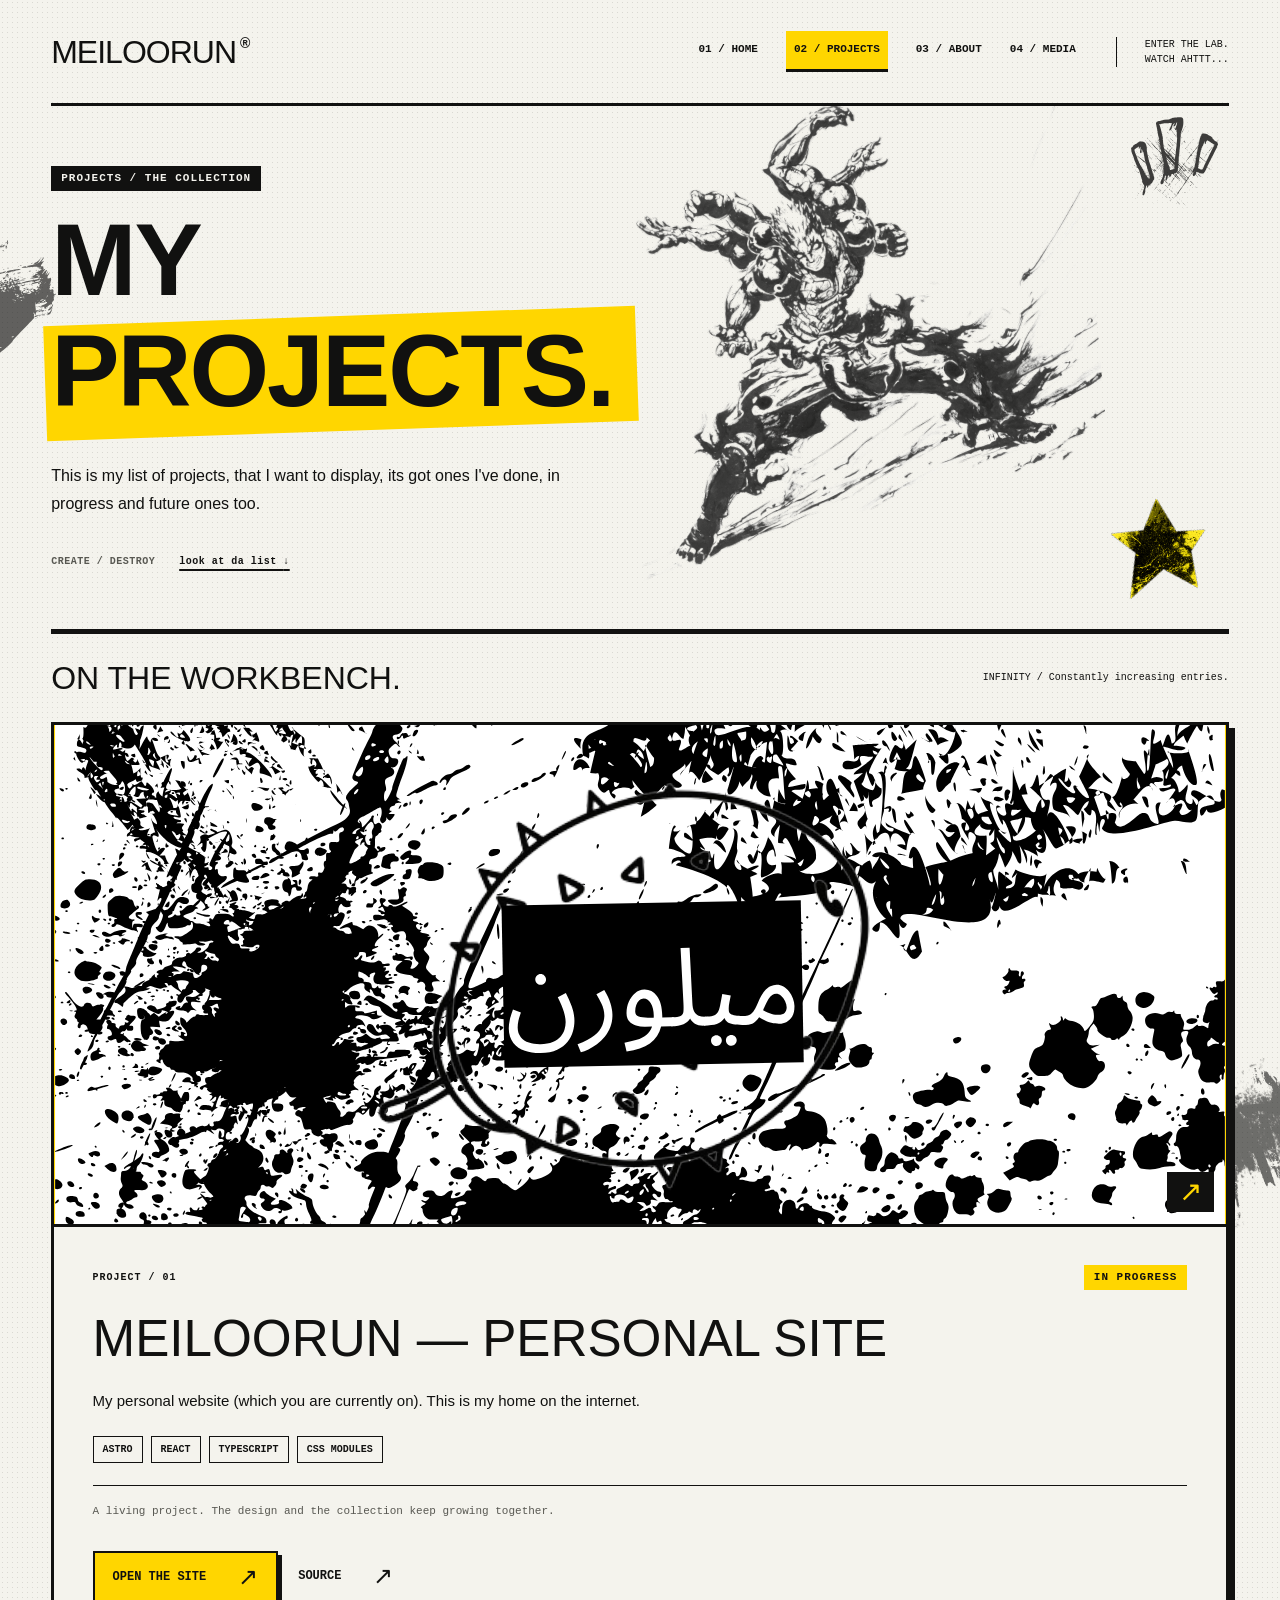
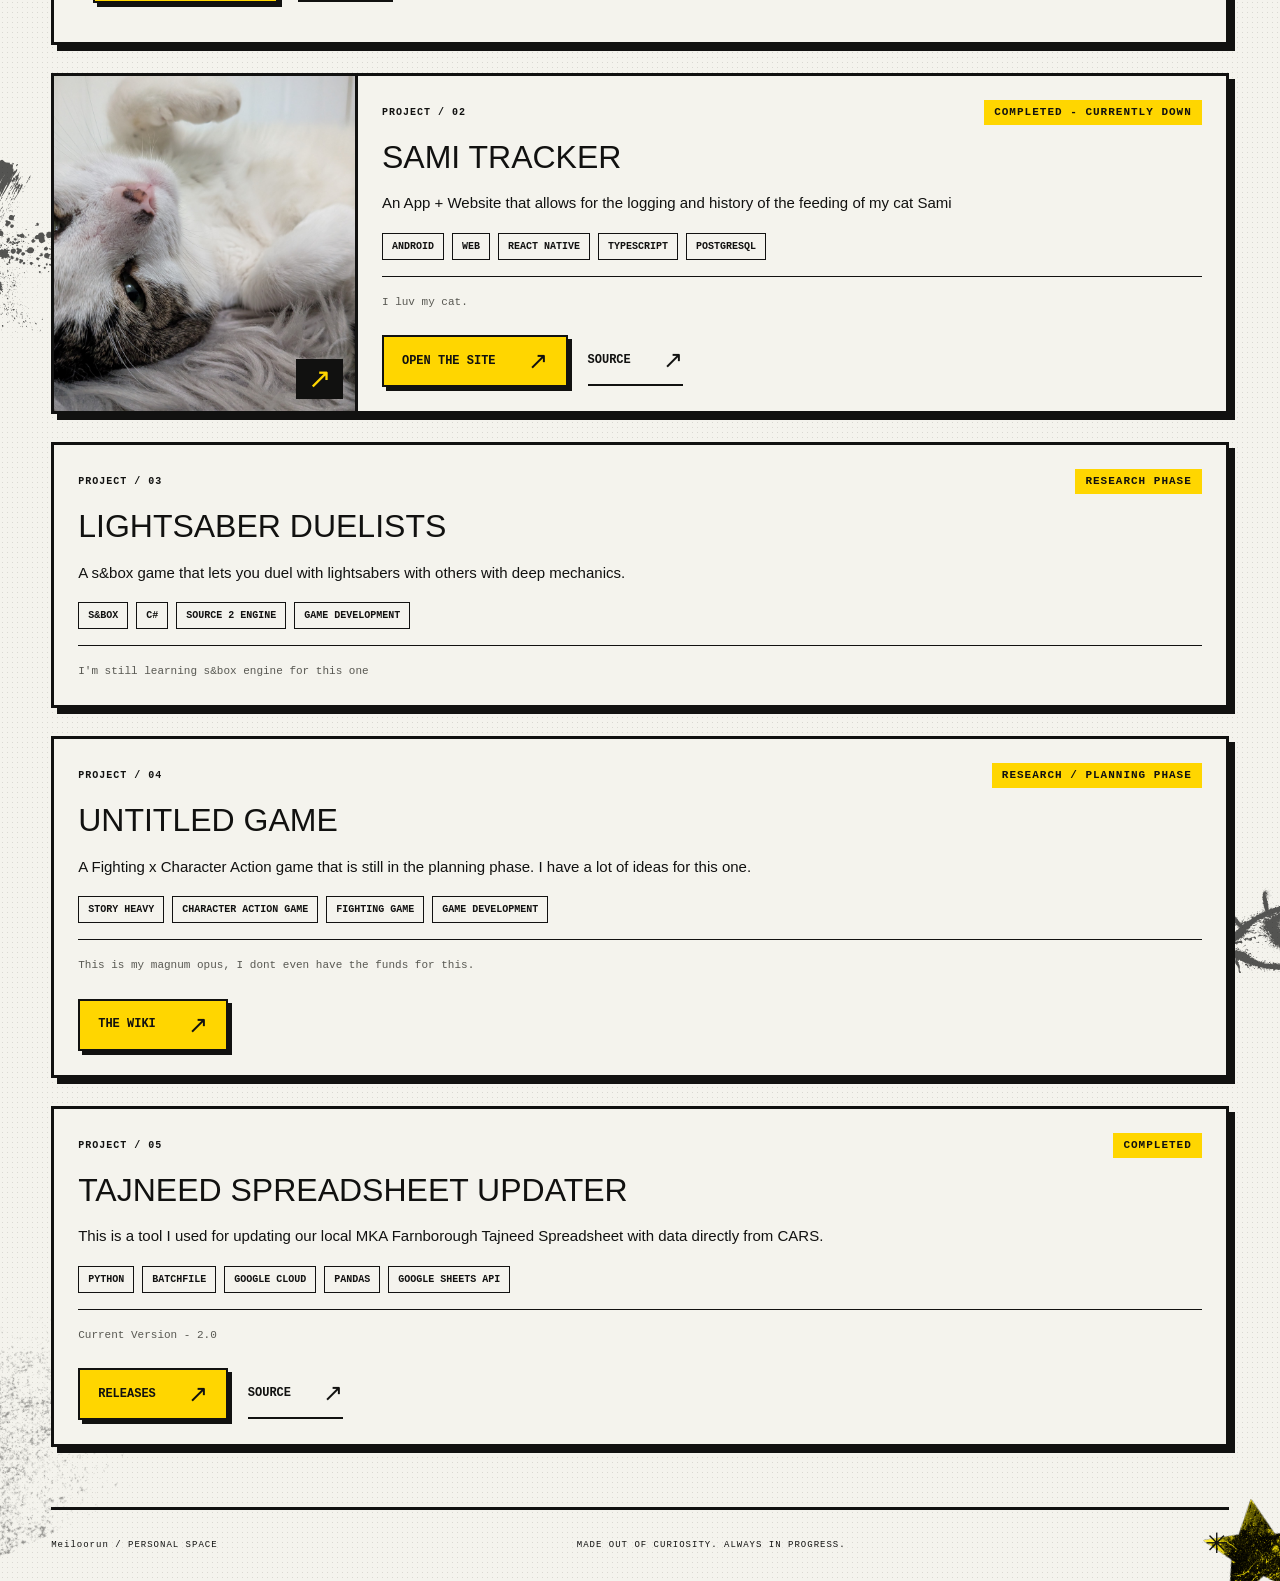
<file: projects/index.html>
<!DOCTYPE html><html lang="en"><head><meta charset="utf-8"><meta name="viewport" content="width=device-width, initial-scale=1"><meta name="description" content="Projects, experiments, and works in progress from Meiloorun’s corner of the internet."><title>Projects | Meiloorun</title><link rel="stylesheet" href="/_astro/PageLayout.DjxuLbHQ.css"><link rel="stylesheet" href="/_astro/projects.BO56gqPe.css"></head><body><div class="_page_t20zd_1" id="top"><div class="_decorations_t20zd_26" aria-hidden="true"><picture class="_decoration_1fcdx_1 " aria-hidden="true" data-position="absolute" data-layer="background" data-hide-on-mobile="true" style="--decoration-left:0%;--decoration-top:0%;--decoration-anchor-x:0%;--decoration-anchor-y:0%;--decoration-width:340px;--decoration-offset-x:-280px;--decoration-offset-y:170px;--decoration-rotation:-15deg;--decoration-opacity:0.6;--decoration-flip-x:1;--decoration-flip-y:1;--decoration-mobile-left:0%;--decoration-mobile-top:0%;--decoration-mobile-anchor-x:0%;--decoration-mobile-anchor-y:0%;--decoration-mobile-width:340px;--decoration-mobile-offset-x:-280px;--decoration-mobile-offset-y:170px;--decoration-mobile-rotation:-15deg;--decoration-mobile-opacity:0.6;--decoration-mobile-flip-x:1;--decoration-mobile-flip-y:1"><img src="/images/deco-12.svg" alt="" width="226" height="207" loading="eager" decoding="async" draggable="false"/></picture><picture class="_decoration_1fcdx_1 " aria-hidden="true" data-position="absolute" data-layer="background" style="--decoration-left:100%;--decoration-top:100%;--decoration-anchor-x:-100%;--decoration-anchor-y:-100%;--decoration-width:110px;--decoration-offset-x:30px;--decoration-offset-y:35px;--decoration-rotation:15deg;--decoration-opacity:1;--decoration-flip-x:1;--decoration-flip-y:1;--decoration-mobile-left:100%;--decoration-mobile-top:100%;--decoration-mobile-anchor-x:-100%;--decoration-mobile-anchor-y:-100%;--decoration-mobile-width:65px;--decoration-mobile-offset-x:20px;--decoration-mobile-offset-y:20px;--decoration-mobile-rotation:15deg;--decoration-mobile-opacity:1;--decoration-mobile-flip-x:1;--decoration-mobile-flip-y:1"><img src="/images/deco-7.svg" alt="" width="436" height="452" loading="lazy" decoding="async" draggable="false"/></picture><picture class="_decoration_1fcdx_1 " aria-hidden="true" data-position="absolute" data-layer="background" data-hide-on-mobile="true" style="--decoration-left:100%;--decoration-top:0%;--decoration-anchor-x:-100%;--decoration-anchor-y:0%;--decoration-width:clamp(140px, 18vw, 240px);--decoration-offset-x:120px;--decoration-offset-y:32%;--decoration-rotation:-18deg;--decoration-opacity:0.55;--decoration-flip-x:1;--decoration-flip-y:1;--decoration-mobile-left:100%;--decoration-mobile-top:0%;--decoration-mobile-anchor-x:-100%;--decoration-mobile-anchor-y:0%;--decoration-mobile-width:clamp(140px, 18vw, 240px);--decoration-mobile-offset-x:120px;--decoration-mobile-offset-y:32%;--decoration-mobile-rotation:-18deg;--decoration-mobile-opacity:0.55;--decoration-mobile-flip-x:1;--decoration-mobile-flip-y:1"><img src="/images/deco-4.svg" alt="" width="226" height="217" loading="lazy" decoding="async" draggable="false"/></picture><picture class="_decoration_1fcdx_1 " aria-hidden="true" data-position="absolute" data-layer="background" data-hide-on-mobile="true" style="--decoration-left:0%;--decoration-top:50%;--decoration-anchor-x:0%;--decoration-anchor-y:-50%;--decoration-width:190px;--decoration-offset-x:-120px;--decoration-offset-y:8%;--decoration-rotation:22deg;--decoration-opacity:0.65;--decoration-flip-x:1;--decoration-flip-y:1;--decoration-mobile-left:0%;--decoration-mobile-top:50%;--decoration-mobile-anchor-x:0%;--decoration-mobile-anchor-y:-50%;--decoration-mobile-width:190px;--decoration-mobile-offset-x:-120px;--decoration-mobile-offset-y:8%;--decoration-mobile-rotation:22deg;--decoration-mobile-opacity:0.65;--decoration-mobile-flip-x:1;--decoration-mobile-flip-y:1"><img src="/images/deco-5.svg" alt="" width="226" height="226" loading="lazy" decoding="async" draggable="false"/></picture><picture class="_decoration_1fcdx_1 " aria-hidden="true" data-position="absolute" data-layer="background" data-hide-on-mobile="true" style="--decoration-left:100%;--decoration-top:0%;--decoration-anchor-x:-100%;--decoration-anchor-y:0%;--decoration-width:150px;--decoration-offset-x:75px;--decoration-offset-y:78%;--decoration-rotation:-14deg;--decoration-opacity:0.65;--decoration-flip-x:1;--decoration-flip-y:1;--decoration-mobile-left:100%;--decoration-mobile-top:0%;--decoration-mobile-anchor-x:-100%;--decoration-mobile-anchor-y:0%;--decoration-mobile-width:150px;--decoration-mobile-offset-x:75px;--decoration-mobile-offset-y:78%;--decoration-mobile-rotation:-14deg;--decoration-mobile-opacity:0.65;--decoration-mobile-flip-x:1;--decoration-mobile-flip-y:1"><img src="/images/deco-14.svg" alt="" width="226" height="148" loading="lazy" decoding="async" draggable="false"/></picture><picture class="_decoration_1fcdx_1 " aria-hidden="true" data-position="absolute" data-layer="background" style="--decoration-left:0%;--decoration-top:100%;--decoration-anchor-x:0%;--decoration-anchor-y:-100%;--decoration-width:240px;--decoration-offset-x:-130px;--decoration-offset-y:-30px;--decoration-rotation:-25deg;--decoration-opacity:0.4;--decoration-flip-x:1;--decoration-flip-y:1;--decoration-mobile-left:0%;--decoration-mobile-top:100%;--decoration-mobile-anchor-x:0%;--decoration-mobile-anchor-y:-100%;--decoration-mobile-width:100px;--decoration-mobile-offset-x:-60px;--decoration-mobile-offset-y:-25px;--decoration-mobile-rotation:-25deg;--decoration-mobile-opacity:0.2;--decoration-mobile-flip-x:1;--decoration-mobile-flip-y:1"><img src="/images/deco-3.svg" alt="" width="226" height="226" loading="lazy" decoding="async" draggable="false"/></picture></div><a class="_skipLink_t20zd_102" href="#main-content">Skip to content</a><header class="_header_t20zd_19"><a class="_brand_t20zd_40" href="/" aria-label="Meiloorun home">Meiloorun<span aria-hidden="true">®</span></a><nav class="_nav_t20zd_54" aria-label="Main navigation"><a href="/">01 / Home</a><a href="/projects" aria-current="page">02 / Projects</a><a href="/#about">03 / About</a><a href="/media">04 / Media</a></nav><div class="_headerNote_t20zd_80">Enter the lab.<br/>Watch ahttt... </div></header><main id="main-content" tabindex="-1" class="_main_t20zd_19"><section id="projects-intro" aria-labelledby="section-title-_r1R_c_" class="_section_1gnri_1 _hero_sphqg_1" data-media-position="none" data-media-width="balanced" data-mobile-order="content-first" data-align="center" data-text-align="left" data-spacing="normal" data-width="wide" data-tone="transparent" data-divider="none" data-min-height="auto"><div class="_decorations_1gnri_19" data-clip="true" aria-hidden="true"><picture class="_decoration_1fcdx_1 " aria-hidden="true" data-position="absolute" data-layer="background" data-hide-on-mobile="true" style="--decoration-left:100%;--decoration-top:100%;--decoration-anchor-x:-100%;--decoration-anchor-y:-100%;--decoration-width:clamp(250px, 80%, 500px);--decoration-offset-x:-130px;--decoration-offset-y:-50px;--decoration-rotation:-5deg;--decoration-opacity:0.85;--decoration-flip-x:1;--decoration-flip-y:1;--decoration-mobile-left:100%;--decoration-mobile-top:100%;--decoration-mobile-anchor-x:-100%;--decoration-mobile-anchor-y:-100%;--decoration-mobile-width:clamp(250px, 80%, 500px);--decoration-mobile-offset-x:-130px;--decoration-mobile-offset-y:-50px;--decoration-mobile-rotation:-5deg;--decoration-mobile-opacity:0.85;--decoration-mobile-flip-x:1;--decoration-mobile-flip-y:1"><img src="/images/deco-asura2.svg" alt="" width="500" height="500" loading="eager" decoding="async" draggable="false"/></picture><picture class="_decoration_1fcdx_1 " aria-hidden="true" data-position="absolute" data-layer="background" style="--decoration-left:100%;--decoration-top:0%;--decoration-anchor-x:-100%;--decoration-anchor-y:0%;--decoration-width:85px;--decoration-offset-x:-15px;--decoration-offset-y:10px;--decoration-rotation:12deg;--decoration-opacity:0.75;--decoration-flip-x:1;--decoration-flip-y:1;--decoration-mobile-left:100%;--decoration-mobile-top:0%;--decoration-mobile-anchor-x:-100%;--decoration-mobile-anchor-y:0%;--decoration-mobile-width:55px;--decoration-mobile-offset-x:-5px;--decoration-mobile-offset-y:10px;--decoration-mobile-rotation:12deg;--decoration-mobile-opacity:0.25;--decoration-mobile-flip-x:1;--decoration-mobile-flip-y:1"><img src="/images/deco-11.svg" alt="" width="225" height="242" loading="eager" decoding="async" draggable="false"/></picture><picture class="_decoration_1fcdx_1 " aria-hidden="true" data-position="absolute" data-layer="background" style="--decoration-left:100%;--decoration-top:100%;--decoration-anchor-x:-100%;--decoration-anchor-y:-100%;--decoration-width:100px;--decoration-offset-x:-22px;--decoration-offset-y:-24px;--decoration-rotation:18deg;--decoration-opacity:1;--decoration-flip-x:1;--decoration-flip-y:1;--decoration-mobile-left:100%;--decoration-mobile-top:100%;--decoration-mobile-anchor-x:-100%;--decoration-mobile-anchor-y:-100%;--decoration-mobile-width:42px;--decoration-mobile-offset-x:-8px;--decoration-mobile-offset-y:-12px;--decoration-mobile-rotation:18deg;--decoration-mobile-opacity:0.65;--decoration-mobile-flip-x:1;--decoration-mobile-flip-y:1"><img src="/images/deco-7.svg" alt="" width="436" height="452" loading="eager" decoding="async" draggable="false"/></picture></div><div class="_container_1gnri_11"><div class="_layout_1gnri_29"><div class="_content_1gnri_35 _heroContent_sphqg_6"><div class="_eyebrow_1gnri_57 "><span class="_label_1pocf_1 _ink_1pocf_9 ">Projects / The collection</span></div><h1 id="section-title-_r1R_c_" class="_title_1gnri_61 _heroTitle_sphqg_10">MY<br/><span class="_highlight_sphqg_16">PROJECTS.</span></h1><p class="_introduction_sphqg_33">This is my list of projects, that I want to display, its got ones I&#x27;ve done, in progress and future ones too.</p><div class="_heroNotes_sphqg_40"><span>CREATE / DESTROY</span><a href="#collection">look at da list <span aria-hidden="true">↓</span></a></div></div></div></div></section><section id="collection" aria-labelledby="collection-title" class="_section_1gnri_1 _collection_sphqg_60" data-media-position="none" data-media-width="balanced" data-mobile-order="content-first" data-align="center" data-text-align="left" data-spacing="none" data-width="wide" data-tone="transparent" data-divider="none" data-min-height="auto"><div class="_container_1gnri_11"><div class="_layout_1gnri_29"><div class="_content_1gnri_35 "><div class="_sectionHeader_sphqg_64"><h2 id="collection-title">ON THE WORKBENCH.</h2><span>INFINITY / Constantly increasing entries.</span></div><div class="_listing_sphqg_82"><article aria-labelledby="project-_r1R_plnk_" class="_project_prfrc_1 " data-featured="true" data-has-image="true"><div class="_visual_prfrc_11"><img src="/images/intro.svg" alt="Meiloorun artwork from the homepage." width="600" height="700" loading="lazy" decoding="async"/><span class="_imageMark_prfrc_29" aria-hidden="true">↗</span></div><div class="_content_prfrc_39"><div class="_metadata_prfrc_49"><span class="_reference_prfrc_58">PROJECT / 01</span><span class="_label_1pocf_1 _yellow_1pocf_14 ">In progress</span></div><h3 id="project-_r1R_plnk_" class="_title_prfrc_63">Meiloorun — Personal site</h3><div class="_description_prfrc_70">My personal website (which you are currently on). This is my home on the internet.</div><ul class="_tags_prfrc_83" aria-label="Project technologies and categories"><li>Astro</li><li>React</li><li>TypeScript</li><li>CSS Modules</li></ul><div class="_extra_prfrc_99"><p class="_projectNote_sphqg_89">A living project. The design and the collection keep growing together.</p></div><nav class="_links_prfrc_103" aria-label="Meiloorun — Personal site links"><a href="/" aria-label="Open the site: Meiloorun — Personal site" class="_link_1e7rf_1 _primary_1e7rf_15 ">Open the site<span aria-hidden="true">↗</span></a><a href="https://github.com/meiloorun/meiloorun-website" aria-label="Source: Meiloorun — Personal site" class="_link_1e7rf_1 _plain_1e7rf_21 ">Source<span aria-hidden="true">↗</span></a></nav></div></article><article aria-labelledby="project-_r1R_19lnk_" class="_project_prfrc_1 " data-has-image="true"><div class="_visual_prfrc_11"><img src="/images/sami-tracker.jpg" alt="Sami." width="600" height="700" loading="lazy" decoding="async"/><span class="_imageMark_prfrc_29" aria-hidden="true">↗</span></div><div class="_content_prfrc_39"><div class="_metadata_prfrc_49"><span class="_reference_prfrc_58">PROJECT / 02</span><span class="_label_1pocf_1 _yellow_1pocf_14 ">Completed - currently down</span></div><h3 id="project-_r1R_19lnk_" class="_title_prfrc_63">Sami Tracker</h3><div class="_description_prfrc_70">An App + Website that allows for the logging and history of the feeding of my cat Sami</div><ul class="_tags_prfrc_83" aria-label="Project technologies and categories"><li>Android</li><li>Web</li><li>React Native</li><li>TypeScript</li><li>PostgreSQL</li></ul><div class="_extra_prfrc_99"><p class="_projectNote_sphqg_89">I luv my cat.</p></div><nav class="_links_prfrc_103" aria-label="Sami Tracker links"><a href="https://meiloorun.github.io/samitracker" aria-label="Open the site: Sami Tracker" class="_link_1e7rf_1 _primary_1e7rf_15 ">Open the site<span aria-hidden="true">↗</span></a><a href="https://github.com/Meiloorun/sami-tracker" aria-label="Source: Sami Tracker" class="_link_1e7rf_1 _plain_1e7rf_21 ">Source<span aria-hidden="true">↗</span></a></nav></div></article><article aria-labelledby="project-_r1R_1plnk_" class="_project_prfrc_1 " data-has-image="false"><div class="_content_prfrc_39"><div class="_metadata_prfrc_49"><span class="_reference_prfrc_58">PROJECT / 03</span><span class="_label_1pocf_1 _yellow_1pocf_14 ">Research phase</span></div><h3 id="project-_r1R_1plnk_" class="_title_prfrc_63">Lightsaber Duelists</h3><div class="_description_prfrc_70">A s&amp;box game that lets you duel with lightsabers with others with deep mechanics.</div><ul class="_tags_prfrc_83" aria-label="Project technologies and categories"><li>s&amp;box</li><li>C#</li><li>Source 2 Engine</li><li>Game Development</li></ul><div class="_extra_prfrc_99"><p class="_projectNote_sphqg_89">I&#x27;m still learning s&amp;box engine for this one</p></div></div></article><article aria-labelledby="project-_r1R_29lnk_" class="_project_prfrc_1 " data-has-image="false"><div class="_content_prfrc_39"><div class="_metadata_prfrc_49"><span class="_reference_prfrc_58">PROJECT / 04</span><span class="_label_1pocf_1 _yellow_1pocf_14 ">Research / Planning phase</span></div><h3 id="project-_r1R_29lnk_" class="_title_prfrc_63">UNTITLED GAME</h3><div class="_description_prfrc_70">A Fighting x Character Action game that is still in the planning phase. I have a lot of ideas for this one.</div><ul class="_tags_prfrc_83" aria-label="Project technologies and categories"><li>Story Heavy</li><li>Character Action Game</li><li>Fighting Game</li><li>Game Development</li></ul><div class="_extra_prfrc_99"><p class="_projectNote_sphqg_89">This is my magnum opus, I dont even have the funds for this.</p></div><nav class="_links_prfrc_103" aria-label="UNTITLED GAME links"><a href="https://app.clickup.com/90152426489/docs/2kyr1pzt-195/2kyr1pzt-215" aria-label="The Wiki: UNTITLED GAME" class="_link_1e7rf_1 _primary_1e7rf_15 ">The Wiki<span aria-hidden="true">↗</span></a></nav></div></article><article aria-labelledby="project-_r1R_2plnk_" class="_project_prfrc_1 " data-has-image="false"><div class="_content_prfrc_39"><div class="_metadata_prfrc_49"><span class="_reference_prfrc_58">PROJECT / 05</span><span class="_label_1pocf_1 _yellow_1pocf_14 ">Completed</span></div><h3 id="project-_r1R_2plnk_" class="_title_prfrc_63">Tajneed Spreadsheet Updater</h3><div class="_description_prfrc_70">This is a tool I used for updating our local MKA Farnborough Tajneed Spreadsheet with data directly from CARS.</div><ul class="_tags_prfrc_83" aria-label="Project technologies and categories"><li>Python</li><li>Batchfile</li><li>Google Cloud</li><li>Pandas</li><li>Google Sheets API</li></ul><div class="_extra_prfrc_99"><p class="_projectNote_sphqg_89">Current Version - 2.0</p></div><nav class="_links_prfrc_103" aria-label="Tajneed Spreadsheet Updater links"><a href="https://github.com/Meiloorun/Tajneed-Spreadsheet-Updater/releases/" aria-label="Releases: Tajneed Spreadsheet Updater" class="_link_1e7rf_1 _primary_1e7rf_15 ">Releases<span aria-hidden="true">↗</span></a><a href="https://github.com/Meiloorun/Tajneed-Spreadsheet-Updater" aria-label="Source: Tajneed Spreadsheet Updater" class="_link_1e7rf_1 _plain_1e7rf_21 ">Source<span aria-hidden="true">↗</span></a></nav></div></article></div></div></div></div></section></main><footer class="_footer_t20zd_19"><span>Meiloorun<!-- --> / PERSONAL SPACE</span><span class="_footerNote_t20zd_143">MADE OUT OF CURIOSITY. ALWAYS IN PROGRESS.</span><span aria-hidden="true">✳</span></footer></div></body></html>
</file>
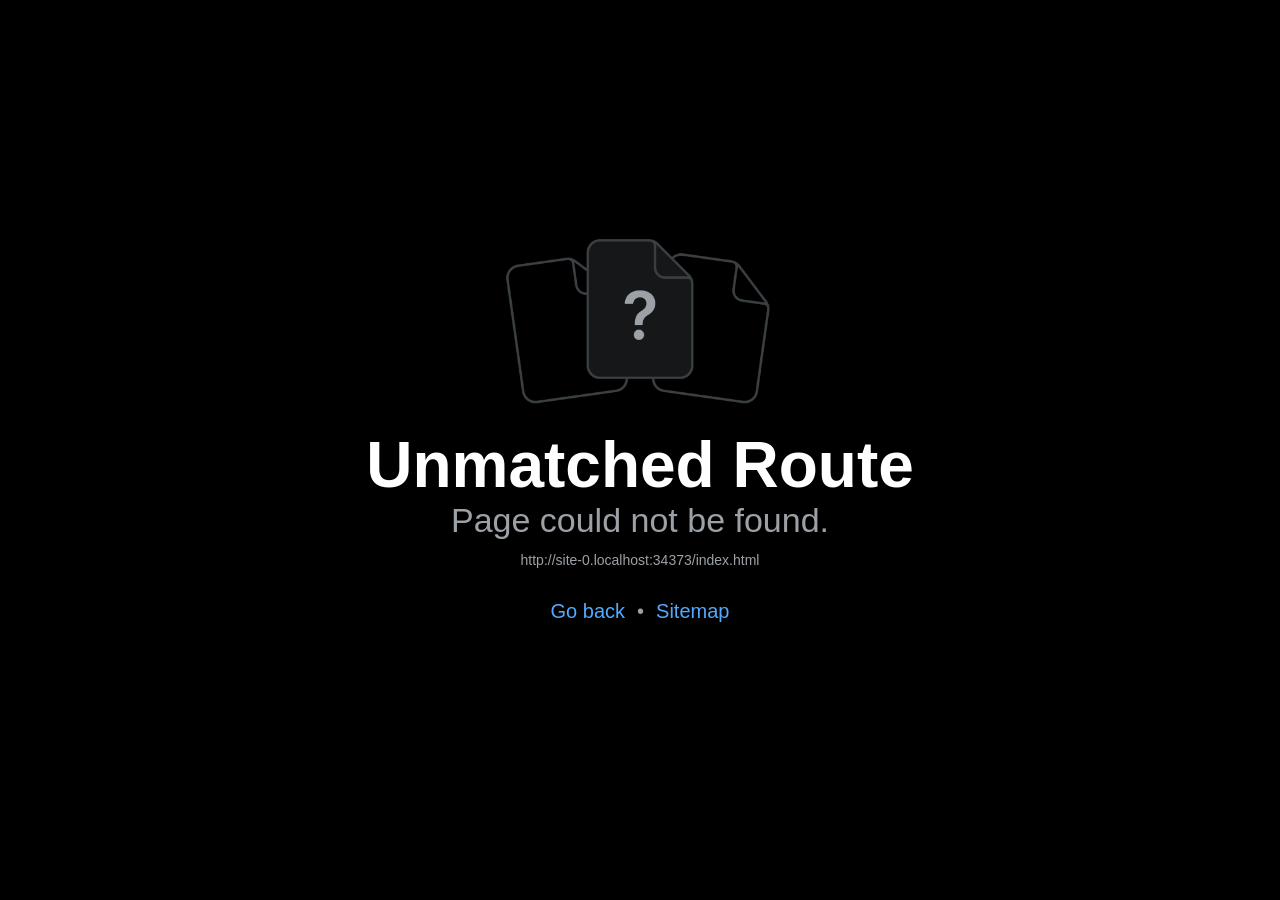
<file: samitracker/index.html>
<!DOCTYPE html><html  lang="en"><head><title data-rh="true"></title><meta charSet="utf-8"/><meta name="viewport" content="width=device-width, initial-scale=1, shrink-to-fit=no"/><meta http-equiv="X-UA-Compatible" content="IE=edge"/><style id="expo-reset">#root,body,html{height:100%}body{overflow:hidden}#root{display:flex}</style><style id="react-native-stylesheet">[stylesheet-group="0"]{}
body{margin:0;}
button::-moz-focus-inner,input::-moz-focus-inner{border:0;padding:0;}
html{-ms-text-size-adjust:100%;-webkit-text-size-adjust:100%;-webkit-tap-highlight-color:rgba(0,0,0,0);}
input::-webkit-search-cancel-button,input::-webkit-search-decoration,input::-webkit-search-results-button,input::-webkit-search-results-decoration{display:none;}
[stylesheet-group="1"]{}
.css-11aywtz{-moz-appearance:textfield;-webkit-appearance:none;background-color:rgba(0,0,0,0.00);border-bottom-left-radius:0px;border-bottom-right-radius:0px;border-top-left-radius:0px;border-top-right-radius:0px;border:0 solid black;box-sizing:border-box;font:14px -apple-system,BlinkMacSystemFont,"Segoe UI",Roboto,Helvetica,Arial,sans-serif;margin:0px;padding:0px;resize:none;}
.css-146c3p1{background-color:rgba(0,0,0,0.00);border:0 solid black;box-sizing:border-box;color:rgba(0,0,0,1.00);display:inline;font:14px -apple-system,BlinkMacSystemFont,"Segoe UI",Roboto,Helvetica,Arial,sans-serif;list-style:none;margin:0px;padding:0px;position:relative;text-align:start;text-decoration:none;white-space:pre-wrap;word-wrap:break-word;}
.css-1jxf684{background-color:rgba(0,0,0,0.00);border:0 solid black;box-sizing:border-box;color:inherit;display:inline;font:inherit;list-style:none;margin:0px;padding:0px;position:relative;text-align:inherit;text-decoration:none;white-space:inherit;word-wrap:break-word;}
.css-9pa8cd{bottom:0px;height:100%;left:0px;opacity:0;position:absolute;right:0px;top:0px;width:100%;z-index:-1;}
.css-g5y9jx{align-content:flex-start;align-items:stretch;background-color:rgba(0,0,0,0.00);border:0 solid black;box-sizing:border-box;display:flex;flex-basis:auto;flex-direction:column;flex-shrink:0;list-style:none;margin:0px;min-height:0px;min-width:0px;padding:0px;position:relative;text-decoration:none;z-index:0;}
[stylesheet-group="2"]{}
.r-11mg6pl{border-bottom-color:rgba(255,255,255,1.00);border-left-color:rgba(255,255,255,1.00);border-right-color:rgba(255,255,255,1.00);border-top-color:rgba(255,255,255,1.00);}
.r-123pntq{border-bottom-color:rgba(208,208,208,1.00);border-left-color:rgba(208,208,208,1.00);border-right-color:rgba(208,208,208,1.00);border-top-color:rgba(208,208,208,1.00);}
.r-13awgt0{flex:1;}
.r-1awa8pu{border-bottom-color:rgba(101,119,134,1.00);border-left-color:rgba(101,119,134,1.00);border-right-color:rgba(101,119,134,1.00);border-top-color:rgba(101,119,134,1.00);}
.r-1bq2mok{margin:3px;}
.r-1d4xg89{border-bottom-color:rgba(170,184,194,1.00);border-left-color:rgba(170,184,194,1.00);border-right-color:rgba(170,184,194,1.00);border-top-color:rgba(170,184,194,1.00);}
.r-1dzdj1l{border-bottom-left-radius:10px;border-bottom-right-radius:10px;border-top-left-radius:10px;border-top-right-radius:10px;}
.r-1f0042m{border-bottom-left-radius:5px;border-bottom-right-radius:5px;border-top-left-radius:5px;border-top-right-radius:5px;}
.r-1j16mh1{border-bottom-left-radius:100%;border-bottom-right-radius:100%;border-top-left-radius:100%;border-top-right-radius:100%;}
.r-1jkafct{border-bottom-left-radius:2px;border-bottom-right-radius:2px;border-top-left-radius:2px;border-top-right-radius:2px;}
.r-1jyn79y{border-bottom-color:rgba(0,150,136,1.00);border-left-color:rgba(0,150,136,1.00);border-right-color:rgba(0,150,136,1.00);border-top-color:rgba(0,150,136,1.00);}
.r-1pcd2l5{padding:20px;}
.r-1phboty{border-bottom-style:solid;border-left-style:solid;border-right-style:solid;border-top-style:solid;}
.r-1q9bdsx{border-bottom-left-radius:12px;border-bottom-right-radius:12px;border-top-left-radius:12px;border-top-right-radius:12px;}
.r-1qsk4np{overflow-x:clip;overflow-y:clip;}
.r-1rvyss1{border-bottom-color:rgba(255,255,255,0.20);border-left-color:rgba(255,255,255,0.20);border-right-color:rgba(255,255,255,0.20);border-top-color:rgba(255,255,255,0.20);}
.r-1sp51qo{padding:10px;}
.r-1udh08x{overflow-x:hidden;overflow-y:hidden;}
.r-1uu6nss{padding:5px;}
.r-1xfd6ze{border-bottom-left-radius:8px;border-bottom-right-radius:8px;border-top-left-radius:8px;border-top-right-radius:8px;}
.r-4a18lf{border-bottom-color:rgba(255,0,0,1.00);border-left-color:rgba(255,0,0,1.00);border-right-color:rgba(255,0,0,1.00);border-top-color:rgba(255,0,0,1.00);}
.r-60ke3l{border-bottom-color:rgba(0,128,0,1.00);border-left-color:rgba(0,128,0,1.00);border-right-color:rgba(0,128,0,1.00);border-top-color:rgba(0,128,0,1.00);}
.r-6t2glc{border-bottom-left-radius:40px;border-bottom-right-radius:40px;border-top-left-radius:40px;border-top-right-radius:40px;}
.r-9x6qib{border-bottom-color:rgba(204,214,221,1.00);border-left-color:rgba(204,214,221,1.00);border-right-color:rgba(204,214,221,1.00);border-top-color:rgba(204,214,221,1.00);}
.r-crgep1{margin:0px;}
.r-d045u9{border-bottom-width:2px;border-left-width:2px;border-right-width:2px;border-top-width:2px;}
.r-d23pfw{padding:24px;}
.r-edyy15{padding:8px;}
.r-fx7oqy{border-bottom-color:rgba(0,0,255,1.00);border-left-color:rgba(0,0,255,1.00);border-right-color:rgba(0,0,255,1.00);border-top-color:rgba(0,0,255,1.00);}
.r-krxsd3{display:-webkit-box;}
.r-rs99b7{border-bottom-width:1px;border-left-width:1px;border-right-width:1px;border-top-width:1px;}
.r-t60dpp{padding:0px;}
.r-wg31gx{border-bottom-color:rgba(49,53,56,1.00);border-left-color:rgba(49,53,56,1.00);border-right-color:rgba(49,53,56,1.00);border-top-color:rgba(49,53,56,1.00);}
.r-xoduu5{display:inline-flex;}
.r-ywje51{margin:auto;}
.r-z2wwpe{border-bottom-left-radius:4px;border-bottom-right-radius:4px;border-top-left-radius:4px;border-top-right-radius:4px;}
[stylesheet-group="2.1"]{}
.r-11f147o{padding-bottom:8px;padding-top:8px;}
.r-11gswi8{padding-left:3px;padding-right:3px;}
.r-17q4wm6{margin-left:5px;margin-right:5px;}
.r-184id4b{margin-bottom:12px;margin-top:12px;}
.r-1d7mnkm{padding-bottom:15px;padding-top:15px;}
.r-1e084wi{padding-left:0px;padding-right:0px;}
.r-1mmae3n{padding-bottom:12px;padding-top:12px;}
.r-1ntr0p{padding-left:5px;padding-right:5px;}
.r-1rsorjc{padding-left:36px;padding-right:36px;}
.r-1yd117h{padding-bottom:7px;padding-top:7px;}
.r-3o4zer{padding-left:12px;padding-right:12px;}
.r-cxgwc0{padding-left:24px;padding-right:24px;}
.r-f8sm7e{margin-left:auto;margin-right:auto;}
.r-is05cd{padding-left:8px;padding-right:8px;}
.r-jdiy1a{margin-left:11px;margin-right:11px;}
.r-jusfrs{margin-left:12px;margin-right:12px;}
.r-n5f61p{margin-bottom:3px;margin-top:3px;}
.r-n7gxbd{padding-left:4px;padding-right:4px;}
.r-u9wvl5{padding-left:20px;padding-right:20px;}
.r-ugi1tw{padding-left:5%;padding-right:5%;}
.r-w7s2jr{padding-bottom:16px;padding-top:16px;}
.r-ytbthy{padding-bottom:10px;padding-top:10px;}
[stylesheet-group="2.2"]{}
.r-10s2tm5{left:0%;}
.r-16o8guy{right:100%;}
.r-1a11zyx{margin-right:12px;}
.r-1cwvpvk{margin-left:12px;}
.r-1e97lx8{margin-right:3px;}
.r-1euzeng{padding-left:24px;}
.r-1g4tz6n{margin-right:-14.5px;}
.r-1h31txp{padding-right:16px;}
.r-1lhn9r{margin-left:-14.5px;}
.r-1sqnqi2{margin-left:3px;}
.r-1vl2501{padding-right:24px;}
.r-9mo606{margin-right:10px;}
.r-c59us2{left:-3px;}
.r-dqe1q{right:0%;}
.r-qb41rp{margin-right:5px;}
.r-rci37q{left:100%;}
.r-uhung1{margin-left:10px;}
.r-vpmibe{right:-3px;}
.r-w67my2{padding-left:16px;}
.r-wizibn{margin-left:5px;}
[stylesheet-group="3"]{}
.r-105ug2t{pointer-events:auto!important;}
.r-10ptun7{height:16px;}
.r-10v3vxq{transform:scaleX(-1);}
.r-10x49cs{font-size:10px;}
.r-10xqauy{padding-top:env(safe-area-inset-top);}
.r-11j9u27{visibility:hidden;}
.r-11mpjr4{background-color:rgba(223,223,223,1.00);}
.r-11udlyb{background-color:rgba(0,150,136,1.00);}
.r-11v9fek{min-width:180px;}
.r-11yh6sk{overflow-x:hidden;}
.r-12f6czt{top:17px;}
.r-12vffkv * {pointer-events:auto;}
.r-12vffkv{pointer-events:none!important;}
.r-135wba7{line-height:24px;}
.r-13aq9py{animation-name:r-1iq689l;}
.r-13qz1uu{width:100%;}
.r-13tjlyg{transition-duration:0.1s;}
.r-1472mwg{height:24px;}
.r-14gqq1x{margin-top:4px;}
.r-14lw9ot{background-color:rgba(255,255,255,1.00);}
.r-14sbq61{background-color:rgba(33,150,243,1.00);}
.r-150rngu{-webkit-overflow-scrolling:touch;}
.r-16y2uox{flex-grow:1;}
.r-173mn98{align-self:flex-end;}
.r-173mzie{transform:scaleY(-1);}
.r-1777fci{justify-content:center;}
.r-17bb2tj{animation-duration:0.75s;}
.r-17leim2{background-repeat:repeat;}
.r-17rnw9f{line-height:30px;}
.r-17s6mgv{justify-content:flex-end;}
.r-17tb59b{opacity:0.7;}
.r-17tloay{opacity:0.6;}
.r-17u3ijr{background-color:rgba(155,161,166,0.27);}
.r-184en5c{z-index:1;}
.r-18nhz7w{top:-3px;}
.r-18u1ve8{color:rgba(255,255,255,0.40);}
.r-18u37iz{flex-direction:row;}
.r-19h5ruw{margin-top:15px;}
.r-19oahor{font-size:64px;}
.r-19wmn03{width:20px;}
.r-19z077z{touch-action:none;}
.r-1a2p6p6{-webkit-text-decoration-style:solid;text-decoration-style:solid;}
.r-1abnn5w{animation-play-state:paused;}
.r-1acpoxo{width:36px;}
.r-1aiqnjv{font-family:monospace,monospace;}
.r-1aockid{width:40px;}
.r-1awozwy{align-items:center;}
.r-1ay1djp{animation-duration:1s;}
.r-1b43r93{font-size:14px;}
.r-1c6unfx{forced-color-adjust:none;}
.r-1c85bru{width:270px;}
.r-1cmwbt1{gap:8px;}
.r-1d2f490{left:0px;}
.r-1d5kdc7{flex-direction:column-reverse;}
.r-1ddef8g{-webkit-text-decoration-line:underline;text-decoration-line:underline;}
.r-1dernwh{height:70%;}
.r-1ei5mc7{cursor:inherit;}
.r-1enofrn{font-size:12px;}
.r-1euycsn{flex-direction:row-reverse;}
.r-1ewcgjf{box-shadow:0px 1px 3px rgba(0,0,0,0.5);}
.r-1ff274t{text-align:right;}
.r-1ffj0ar{background-color:rgba(0,0,0,0.40);}
.r-1g80hic{opacity:0.8;}
.r-1ge9hsw{max-width:960px;}
.r-1ghxqbu{font-variant:tabular-nums;}
.r-1h0z5md{justify-content:flex-start;}
.r-1h2t8mc{width:0px;}
.r-1habvwh{align-items:flex-start;}
.r-1i10wst{font-size:18px;}
.r-1i6wzkk{-moz-transition-property:opacity;-webkit-transition-property:opacity;transition-property:opacity;}
.r-1i71y14{gap:14px;}
.r-1ielgck{animation-duration:300ms;}
.r-1ikidpy{letter-spacing:0.5px;}
.r-1iln25a{word-wrap:normal;}
.r-1inkyih{font-size:17px;}
.r-1iusvr4{flex-basis:0px;}
.r-1janqcz{width:16px;}
.r-1jkjb{margin-left:8px;}
.r-1kb76zh{margin-right:8px;}
.r-1kfrs79{font-weight:600;}
.r-1kihuf0{align-self:center;}
.r-1ld3bg{top:-4px;}
.r-1ldzwu0{animation-timing-function:linear;}
.r-1loqt21{cursor:pointer;}
.r-1mlwlqe{flex-basis:auto;}
.r-1mrlafo{background-position:0;}
.r-1muvv40{animation-iteration-count:infinite;}
.r-1niwhzg{background-color:rgba(0,0,0,0.00);}
.r-1nlw0im{bottom:8px;}
.r-1no09lo{margin-top:28px;}
.r-1nxhmzv{margin-bottom:28px;}
.r-1ny4l3l{outline-style:none;}
.r-1ocf4r9{scroll-snap-type:y mandatory;}
.r-1onu96p{border-curve:continuous;}
.r-1oszu61{align-items:stretch;}
.r-1otgn73{touch-action:manipulation;}
.r-1p0dtai{bottom:0px;}
.r-1pi2tsx{height:100%;}
.r-1pm8pkb{font-family:Courier;}
.r-1qd0xha{font-family:-apple-system,BlinkMacSystemFont,"Segoe UI",Roboto,Helvetica,Arial,sans-serif;}
.r-1qulhi1{animation-name:r-1pzkwqh;}
.r-1r4fvd0{color:rgba(82,169,255,1.00);}
.r-1r74h94{left:8px;}
.r-1r8g8re{height:36px;}
.r-1rnoaur{overflow-y:auto;}
.r-1sg8ghl{z-index:1000;}
.r-1ssbvtb{gap:12px;}
.r-1sxrcry{background-size:auto;}
.r-1udbk01{text-overflow:ellipsis;}
.r-1ugchlj{height:44px;}
.r-1ui5ee8{font-size:32px;}
.r-1uypc71{animation-timing-function:ease-in;}
.r-1v78gzs{color:rgba(10,126,164,1.00);}
.r-1vr29t4{font-weight:800;}
.r-1w2pmg{height:0px;}
.r-1w6e6rj{flex-wrap:wrap;}
.r-1wbh5a2{flex-shrink:1;}
.r-1wtj0ep{justify-content:space-between;}
.r-1wyyakw{z-index:-1;}
.r-1x35g6{font-size:24px;}
.r-1xcajam{position:fixed;}
.r-1xnzce8{-moz-user-select:text;-webkit-user-select:text;user-select:text;}
.r-1xpsq9i{box-shadow:0px 3px 3px rgba(0, 0, 0, 0.33);}
.r-1xzupcd{width:13px;}
.r-1yef0xd{animation-name:r-11cv4x;}
.r-2eszeu::-webkit-scrollbar{display:none}
.r-2eszeu{scrollbar-width:none;}
.r-30o5oe{-moz-appearance:none;-ms-appearance:none;-webkit-appearance:none;appearance:none;}
.r-356f0p{letter-spacing:0.35px;}
.r-37tt59{line-height:32px;}
.r-3mc0re{right:8px;}
.r-3s2u2q{white-space:nowrap;}
.r-417010{z-index:0;}
.r-4gszlv{background-size:cover;}
.r-4v7adb{height:5px;}
.r-5oul0u{margin-bottom:8px;}
.r-60vfwk{min-width:1px;}
.r-633pao * {pointer-events:none;}
.r-633pao{pointer-events:none!important;}
.r-6dt33c{opacity:1;}
.r-6gpygo{margin-bottom:12px;}
.r-6taxm2:-ms-input-placeholder{color:var(--placeholderTextColor);opacity:1;}
.r-6taxm2::-moz-placeholder{color:var(--placeholderTextColor);opacity:1;}
.r-6taxm2::-webkit-input-placeholder{color:var(--placeholderTextColor);opacity:1;}
.r-6taxm2::placeholder{color:var(--placeholderTextColor);opacity:1;}
.r-726pan{width:31px;}
.r-76blku{height:21px;}
.r-7cikom{font-size:inherit;}
.r-7mdpej{max-width:360px;}
.r-7q8q6z{cursor:default;}
.r-8akbws{-webkit-box-orient:vertical;}
.r-8ay8q1{letter-spacing:0.1px;}
.r-97e31f{padding-bottom:env(safe-area-inset-bottom);}
.r-adyw6z{font-size:20px;}
.r-agouwx{transform:translateZ(0);}
.r-ah5dr5 * {pointer-events:none;}
.r-ah5dr5{pointer-events:auto!important;}
.r-aruset{font-weight:200;}
.r-b88u0q{font-weight:700;}
.r-bi4vy9{transform:translateY(100%);}
.r-bt1l66{min-height:20px;}
.r-buy8e9{overflow-y:hidden;}
.r-bv2aro{padding-left:env(safe-area-inset-left);}
.r-c68hjy{color:rgba(161,161,161,1.00);}
.r-cpa5s6{scroll-snap-align:start;}
.r-cqee49{color:rgba(0,0,0,1.00);}
.r-djgu52{color:rgba(102,102,102,1.00);}
.r-dkge59{background-color:rgba(170,184,194,1.00);}
.r-dnmrzs{max-width:100%;}
.r-duqwrj{background-color:rgba(247,249,252,1.00);}
.r-eafdt9{transition-duration:0.15s;}
.r-ebwn4k{animation-name:r-q67da2;}
.r-ehq7j7{background-size:contain;}
.r-eqz5dr{flex-direction:column;}
.r-eu3ka{height:40px;}
.r-fdjqy7{text-align:left;}
.r-g3mlsw{animation-name:r-t2lo5v;}
.r-ghxds0{transform:translateY(0%);}
.r-gtdqiz{position:-webkit-sticky;position:sticky;}
.r-h0d30l{height:28px;}
.r-hxflta{padding-right:env(safe-area-inset-right);}
.r-icoktb{opacity:0.5;}
.r-ipm5af{top:0px;}
.r-jwli3a{color:rgba(255,255,255,1.00);}
.r-k200y{align-self:flex-start;}
.r-kemksi{background-color:rgba(0,0,0,1.00);}
.r-kizejy{color:rgba(155,161,166,1.00);}
.r-knv0ih{margin-top:8px;}
.r-lltvgl{overflow-x:auto;}
.r-lpb231{height:168px;}
.r-lrsllp{width:24px;}
.r-lrvibr{-moz-user-select:none;-webkit-user-select:none;user-select:none;}
.r-majxgm{font-weight:500;}
.r-mfh4gg{scroll-snap-type:x mandatory;}
.r-mhe3cw{z-index:10;}
.r-mro3nb{background-color:rgba(21,23,24,1.00);}
.r-n6v787{font-size:13px;}
.r-nvplwv{animation-timing-function:ease-out;}
.r-o4n3w5{width:23px;}
.r-obtyw4{background-color:rgba(30,144,255,1.00);}
.r-orgf3d{opacity:0;}
.r-q4m81j{text-align:center;}
.r-qfi6ny{top:30000px;}
.r-qklmqi{border-bottom-width:1px;}
.r-qn3fzs{padding-bottom:24px;}
.r-rjixqe{line-height:20px;}
.r-rs94m5{background-image:url("[data-uri]");}
.r-sfbmgh{z-index:9999;}
.r-so7y2g{line-height:64px;}
.r-tsynxw{text-transform:uppercase;}
.r-u6sd8q{background-repeat:no-repeat;}
.r-u8s1d{position:absolute;}
.r-u92y06{background-color:rgba(255,165,0,1.00);}
.r-ubezar{font-size:16px;}
.r-uho16t{font-size:34px;}
.r-vacyoi{padding-bottom:64px;}
.r-van48c{caret-color:transparent;}
.r-vboj7i{top:-7px;}
.r-vvn4in{background-position:center;}
.r-vw2c0b{font-weight:bold;}
.r-wfqgy4{transition-duration:100ms;}
.r-wrz88k{color:rgba(176,0,32,1.00);}
.r-ws9h79{left:4px;}
.r-x11e5r{font-family:SFMono-Regular, Menlo, Monaco, Consolas, "Liberation Mono", "Courier New", monospace;}
.r-x3cy2q{background-size:100% 100%;}
.r-xx3c9p{animation-name:r-imtty0;}
.r-y7v2we{background-color:rgba(32,36,37,1.00);}
.r-z80fyv{height:20px;}
.r-zchlnj{right:0px;}
.r-zz5t5d{font-size:28px;}
@-webkit-keyframes r-11cv4x{0%{transform:rotate(0deg);}100%{transform:rotate(360deg);}}
@-webkit-keyframes r-1iq689l{0%{transform:translateY(0%);}100%{transform:translateY(100%);}}
@-webkit-keyframes r-1pzkwqh{0%{transform:translateY(100%);}100%{transform:translateY(0%);}}
@-webkit-keyframes r-imtty0{0%{opacity:0;}100%{opacity:1;}}
@-webkit-keyframes r-q67da2{0%{transform:translateX(-100%);}100%{transform:translateX(400%);}}
@-webkit-keyframes r-t2lo5v{0%{opacity:1;}100%{opacity:0;}}
@keyframes r-11cv4x{0%{transform:rotate(0deg);}100%{transform:rotate(360deg);}}
@keyframes r-1iq689l{0%{transform:translateY(0%);}100%{transform:translateY(100%);}}
@keyframes r-1pzkwqh{0%{transform:translateY(100%);}100%{transform:translateY(0%);}}
@keyframes r-imtty0{0%{opacity:0;}100%{opacity:1;}}
@keyframes r-q67da2{0%{transform:translateX(-100%);}100%{transform:translateX(400%);}}
@keyframes r-t2lo5v{0%{opacity:1;}100%{opacity:0;}}</style><script type="module">globalThis.__EXPO_ROUTER_HYDRATE__=true;</script><link rel="icon" href="/samitracker/favicon.ico" /></head><body><div id="root"><div class="css-g5y9jx r-13awgt0"><!--$--><div class="css-g5y9jx r-13awgt0"><div style="position:absolute;left:0;right:0;top:0;bottom:0;pointer-events:none;visibility:hidden"></div><div class="css-g5y9jx r-13awgt0 r-1p0dtai r-1d2f490 r-u8s1d r-zchlnj r-ipm5af" style="background-color:rgba(242,242,242,1.00);display:flex"><div class="css-g5y9jx r-13awgt0"><div class="css-g5y9jx r-13awgt0"><!--$--><div class="css-g5y9jx r-1awozwy r-13awgt0 r-1777fci"><div role="progressbar" aria-valuemax="1" aria-valuemin="0" class="css-g5y9jx r-1awozwy r-1777fci"><div class="css-g5y9jx r-z80fyv r-19wmn03 r-17bb2tj r-1muvv40 r-1yef0xd r-1ldzwu0"><svg height="100%" viewBox="0 0 32 32" width="100%"><circle cx="16" cy="16" fill="none" r="14" stroke-width="4" style="stroke:#1976D2;opacity:0.2"></circle><circle cx="16" cy="16" fill="none" r="14" stroke-width="4" style="stroke:#1976D2;stroke-dasharray:80;stroke-dashoffset:60"></circle></svg></div></div></div><!--/$--></div></div></div></div><!--/$--></div></div><script src="/samitracker/_expo/static/js/web/entry-026c4af9d50882f403a1abd5347ff92a.js" defer></script>
</body></html>
</file>
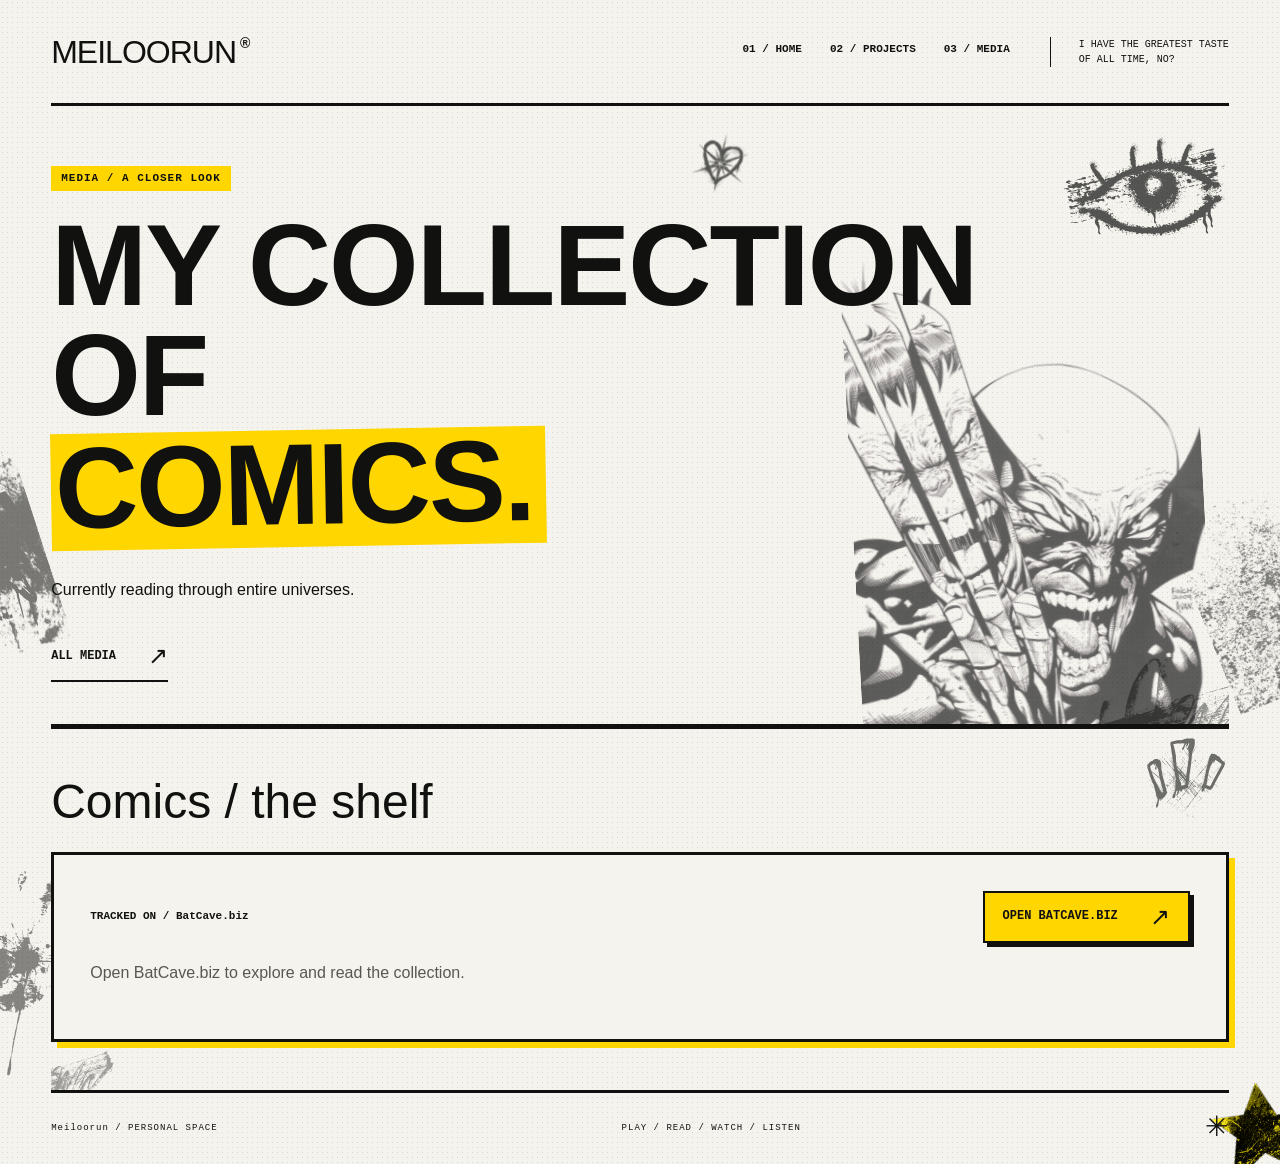
<file: media/comics/index.html>
<!DOCTYPE html><html lang="en"><head><meta charset="utf-8"><meta name="viewport" content="width=device-width, initial-scale=1"><meta name="description" content="Meiloorun's comics: favourites, trackers, and recent activity."><title>Comics | Meiloorun</title><link rel="stylesheet" href="/_astro/PageLayout.DjxuLbHQ.css"><style>._panel_16pn7_1{border:var(--border-heavy);background:var(--color-paper);color:var(--color-ink);box-shadow:6px 6px 0 var(--color-accent);padding:clamp(20px,3vw,36px)}._header_16pn7_2{flex-wrap:wrap;justify-content:space-between;align-items:center;gap:20px;display:flex}._source_16pn7_3,._timestamp_16pn7_3{font:bold 11px / 1.6 var(--font-label)}._feeds_16pn7_4{grid-template-columns:repeat(2,minmax(0,1fr));gap:32px;margin-top:32px;display:grid}._feeds_16pn7_4 h3{font:28px / 1.1 var(--font-display);text-transform:uppercase;border-bottom:2px solid;padding-bottom:12px}._entries_16pn7_6{margin:0;padding:0;list-style:none}._entries_16pn7_6 li{border-bottom:1px solid var(--color-surface);align-items:flex-start;gap:16px;padding-block:16px;display:flex}._entries_16pn7_6 img{object-fit:cover;flex-shrink:0;width:70px;height:96px}._entries_16pn7_6 a{color:inherit;overflow-wrap:anywhere;text-underline-offset:4px;font-weight:700}._entries_16pn7_6 p{margin:8px 0;font-size:14px}._entries_16pn7_6 time{font:11px / 1.5 var(--font-label)}._empty_16pn7_12{color:var(--color-muted);max-width:650px;line-height:1.8}._timestamp_16pn7_3{color:var(--color-muted);margin-top:28px}._embed_16pn7_14{border-top:2px solid;margin-top:24px;padding-top:20px}._embed_16pn7_14 summary{cursor:pointer;font-weight:700}._embed_16pn7_14 iframe{background:#fff;border:1px solid;width:100%;height:clamp(420px,70vh,850px)}._srOnly_16pn7_17{clip-path:inset(50%);white-space:nowrap;width:1px;height:1px;position:absolute;overflow:hidden}@media (width<=720px){._feeds_16pn7_4{grid-template-columns:minmax(0,1fr);gap:16px}}
._hero_1uqzi_1{border-bottom:5px solid var(--color-ink);padding-block:60px 42px}._hero_1uqzi_1 ._heroTitle_1uqzi_2{max-width:1050px;font:900 clamp(64px, 9vw, 128px) / .95 var(--font-display);text-transform:uppercase;letter-spacing:-2px;margin:0}._highlight_1uqzi_3{background:var(--color-accent);padding:0 12px 8px 4px;display:inline-block;transform:rotate(-1deg)}._lead_1uqzi_4{max-width:620px;margin:28px 0;line-height:1.8}._category_1uqzi_5{border-bottom:2px solid var(--color-ink);padding-block:36px}._category_1uqzi_5 ._categoryTitle_1uqzi_6{font:clamp(38px, 5vw, 72px) / 1 var(--font-display);text-transform:uppercase;margin:0}._category_1uqzi_5 p{max-width:620px;line-height:1.8}._category_1uqzi_5 ._categoryContent_1uqzi_8{padding-right:180px}._category_1uqzi_5[data-tone=ink] ._categoryContent_1uqzi_8{padding-inline:28px;padding-right:200px}._number_1uqzi_10{font:bold 12px / 1.5 var(--font-label);letter-spacing:2px}._jumpLinks_1uqzi_11{font:bold 11px / 1.4 var(--font-label);text-transform:uppercase;flex-wrap:wrap;gap:14px 24px;margin-top:30px;display:flex}._jumpLinks_1uqzi_11 a{color:inherit;text-underline-offset:5px}._placeholder_1uqzi_13{border:3px dashed var(--color-ink);max-width:760px;padding:32px}._placeholder_1uqzi_13 p{line-height:1.8}@media (width>=721px) and (width<=1100px){._heroPortrait_1uqzi_16{opacity:.16}}@media (width<=720px){._hero_1uqzi_1{padding-block:36px 28px}._hero_1uqzi_1 ._heroTitle_1uqzi_2{letter-spacing:-1px;font-size:clamp(48px,13vw,80px)}._category_1uqzi_5 ._categoryContent_1uqzi_8{padding-right:0}._category_1uqzi_5[data-tone=ink] ._categoryContent_1uqzi_8{padding-inline:20px}._placeholder_1uqzi_13{padding:20px}}
</style></head><body><div class="_page_t20zd_1" id="top"><div class="_decorations_t20zd_26" aria-hidden="true"><picture class="_decoration_1fcdx_1 " aria-hidden="true" data-position="absolute" data-layer="background" data-hide-on-mobile="true" style="--decoration-left:0%;--decoration-top:50%;--decoration-anchor-x:0%;--decoration-anchor-y:-50%;--decoration-width:220px;--decoration-offset-x:-170px;--decoration-offset-y:0px;--decoration-rotation:-18deg;--decoration-opacity:0.5;--decoration-flip-x:1;--decoration-flip-y:1;--decoration-mobile-left:0%;--decoration-mobile-top:50%;--decoration-mobile-anchor-x:0%;--decoration-mobile-anchor-y:-50%;--decoration-mobile-width:220px;--decoration-mobile-offset-x:-170px;--decoration-mobile-offset-y:0px;--decoration-mobile-rotation:-18deg;--decoration-mobile-opacity:0.5;--decoration-mobile-flip-x:1;--decoration-mobile-flip-y:1"><img src="/images/deco-4.svg" alt="" loading="eager" decoding="async" draggable="false"/></picture><picture class="_decoration_1fcdx_1 " aria-hidden="true" data-position="absolute" data-layer="background" style="--decoration-left:100%;--decoration-top:100%;--decoration-anchor-x:-100%;--decoration-anchor-y:-100%;--decoration-width:100px;--decoration-offset-x:28px;--decoration-offset-y:25px;--decoration-rotation:16deg;--decoration-opacity:1;--decoration-flip-x:1;--decoration-flip-y:1;--decoration-mobile-left:100%;--decoration-mobile-top:100%;--decoration-mobile-anchor-x:-100%;--decoration-mobile-anchor-y:-100%;--decoration-mobile-width:55px;--decoration-mobile-offset-x:18px;--decoration-mobile-offset-y:15px;--decoration-mobile-rotation:16deg;--decoration-mobile-opacity:1;--decoration-mobile-flip-x:1;--decoration-mobile-flip-y:1"><img src="/images/deco-7.svg" alt="" loading="eager" decoding="async" draggable="false"/></picture><picture class="_decoration_1fcdx_1 " aria-hidden="true" data-position="absolute" data-layer="background" data-hide-on-mobile="true" style="--decoration-left:100%;--decoration-top:50%;--decoration-anchor-x:-100%;--decoration-anchor-y:-50%;--decoration-width:clamp(120px, 16vw, 240px);--decoration-offset-x:120px;--decoration-offset-y:0px;--decoration-rotation:-22deg;--decoration-opacity:0.5;--decoration-flip-x:1;--decoration-flip-y:1;--decoration-mobile-left:100%;--decoration-mobile-top:50%;--decoration-mobile-anchor-x:-100%;--decoration-mobile-anchor-y:-50%;--decoration-mobile-width:clamp(120px, 16vw, 240px);--decoration-mobile-offset-x:120px;--decoration-mobile-offset-y:0px;--decoration-mobile-rotation:-22deg;--decoration-mobile-opacity:0.5;--decoration-mobile-flip-x:1;--decoration-mobile-flip-y:1"><img src="/images/deco-3.svg" alt="" loading="eager" decoding="async" draggable="false"/></picture><picture class="_decoration_1fcdx_1 " aria-hidden="true" data-position="absolute" data-layer="background" style="--decoration-left:0%;--decoration-top:100%;--decoration-anchor-x:0%;--decoration-anchor-y:-100%;--decoration-width:150px;--decoration-offset-x:-65px;--decoration-offset-y:-90px;--decoration-rotation:12deg;--decoration-opacity:0.45;--decoration-flip-x:1;--decoration-flip-y:1;--decoration-mobile-left:0%;--decoration-mobile-top:100%;--decoration-mobile-anchor-x:0%;--decoration-mobile-anchor-y:-100%;--decoration-mobile-width:75px;--decoration-mobile-offset-x:-45px;--decoration-mobile-offset-y:-85px;--decoration-mobile-rotation:12deg;--decoration-mobile-opacity:0.25;--decoration-mobile-flip-x:1;--decoration-mobile-flip-y:1"><img src="/images/deco-8.svg" alt="" loading="eager" decoding="async" draggable="false"/></picture></div><a class="_skipLink_t20zd_102" href="#main-content">Skip to content</a><header class="_header_t20zd_19"><a class="_brand_t20zd_40" href="/" aria-label="Meiloorun home">Meiloorun<span aria-hidden="true">®</span></a><nav class="_nav_t20zd_54" aria-label="Main navigation"><a href="/">01 / Home</a><a href="/projects">02 / Projects</a><a href="/media">03 / Media</a></nav><div class="_headerNote_t20zd_80">I have the greatest taste<br/>of all time, no?</div></header><main id="main-content" tabindex="-1" class="_main_t20zd_19"><section aria-labelledby="section-title-_r1R_c_" class="_section_1gnri_1 _hero_1uqzi_1" data-media-position="none" data-media-width="balanced" data-mobile-order="content-first" data-align="center" data-text-align="left" data-spacing="normal" data-width="wide" data-tone="transparent" data-divider="none" data-min-height="auto"><div class="_decorations_1gnri_19" data-clip="true" aria-hidden="true"><picture class="_decoration_1fcdx_1 " aria-hidden="true" data-position="absolute" data-layer="background" style="--decoration-left:100%;--decoration-top:0%;--decoration-anchor-x:-100%;--decoration-anchor-y:0%;--decoration-width:clamp(80px, 14%, 180px);--decoration-offset-x:0px;--decoration-offset-y:30px;--decoration-rotation:-10deg;--decoration-opacity:0.65;--decoration-flip-x:1;--decoration-flip-y:1;--decoration-mobile-left:100%;--decoration-mobile-top:0%;--decoration-mobile-anchor-x:-100%;--decoration-mobile-anchor-y:0%;--decoration-mobile-width:65px;--decoration-mobile-offset-x:0px;--decoration-mobile-offset-y:30px;--decoration-mobile-rotation:-10deg;--decoration-mobile-opacity:0.2;--decoration-mobile-flip-x:1;--decoration-mobile-flip-y:1"><img src="/images/deco-14.svg" alt="" loading="eager" decoding="async" draggable="false"/></picture><picture class="_decoration_1fcdx_1 _heroPortrait_1uqzi_16" aria-hidden="true" data-position="absolute" data-layer="background" data-hide-on-mobile="true" style="--decoration-left:100%;--decoration-top:100%;--decoration-anchor-x:-100%;--decoration-anchor-y:-100%;--decoration-width:clamp(190px, 30%, 390px);--decoration-offset-x:-25px;--decoration-offset-y:35px;--decoration-rotation:-3deg;--decoration-opacity:0.65;--decoration-flip-x:1;--decoration-flip-y:1;--decoration-mobile-left:100%;--decoration-mobile-top:100%;--decoration-mobile-anchor-x:-100%;--decoration-mobile-anchor-y:-100%;--decoration-mobile-width:clamp(190px, 30%, 390px);--decoration-mobile-offset-x:-25px;--decoration-mobile-offset-y:35px;--decoration-mobile-rotation:-3deg;--decoration-mobile-opacity:0.65;--decoration-mobile-flip-x:1;--decoration-mobile-flip-y:1"><img src="/images/deco-logan.svg" alt="" loading="eager" decoding="async" draggable="false"/></picture><picture class="_decoration_1fcdx_1 " aria-hidden="true" data-position="absolute" data-layer="background" style="--decoration-left:100%;--decoration-top:100%;--decoration-anchor-x:-100%;--decoration-anchor-y:-100%;--decoration-width:240px;--decoration-offset-x:65px;--decoration-offset-y:55px;--decoration-rotation:-18deg;--decoration-opacity:0.4;--decoration-flip-x:1;--decoration-flip-y:1;--decoration-mobile-left:100%;--decoration-mobile-top:100%;--decoration-mobile-anchor-x:-100%;--decoration-mobile-anchor-y:-100%;--decoration-mobile-width:100px;--decoration-mobile-offset-x:50px;--decoration-mobile-offset-y:30px;--decoration-mobile-rotation:-18deg;--decoration-mobile-opacity:0.2;--decoration-mobile-flip-x:1;--decoration-mobile-flip-y:1"><img src="/images/deco-9.svg" alt="" loading="eager" decoding="async" draggable="false"/></picture><picture class="_decoration_1fcdx_1 " aria-hidden="true" data-position="absolute" data-layer="background" data-hide-on-mobile="true" style="--decoration-left:50%;--decoration-top:0%;--decoration-anchor-x:-50%;--decoration-anchor-y:0%;--decoration-width:60px;--decoration-offset-x:80px;--decoration-offset-y:24px;--decoration-rotation:18deg;--decoration-opacity:0.65;--decoration-flip-x:1;--decoration-flip-y:1;--decoration-mobile-left:50%;--decoration-mobile-top:0%;--decoration-mobile-anchor-x:-50%;--decoration-mobile-anchor-y:0%;--decoration-mobile-width:60px;--decoration-mobile-offset-x:80px;--decoration-mobile-offset-y:24px;--decoration-mobile-rotation:18deg;--decoration-mobile-opacity:0.65;--decoration-mobile-flip-x:1;--decoration-mobile-flip-y:1"><img src="/images/deco-6.svg" alt="" loading="eager" decoding="async" draggable="false"/></picture></div><div class="_container_1gnri_11"><div class="_layout_1gnri_29"><div class="_content_1gnri_35 "><div class="_eyebrow_1gnri_57 "><span class="_label_1pocf_1 _yellow_1pocf_14 ">MEDIA / <!-- -->A CLOSER LOOK</span></div><h1 id="section-title-_r1R_c_" class="_title_1gnri_61 _heroTitle_1uqzi_2">MY COLLECTION OF<br/><span class="_highlight_1uqzi_3">COMICS.</span></h1><p class="_lead_1uqzi_4">Currently reading through entire universes.</p><a href="/media" class="_link_1e7rf_1 _plain_1e7rf_21 ">All media<span aria-hidden="true">↗</span></a></div></div></div></section><section aria-labelledby="section-title-_r1R_k_" class="_section_1gnri_1 " data-media-position="none" data-media-width="balanced" data-mobile-order="content-first" data-align="center" data-text-align="left" data-spacing="normal" data-width="wide" data-tone="transparent" data-divider="none" data-min-height="auto"><div class="_decorations_1gnri_19" data-clip="true" aria-hidden="true"><picture class="_decoration_1fcdx_1 " aria-hidden="true" data-position="absolute" data-layer="background" style="--decoration-left:100%;--decoration-top:0%;--decoration-anchor-x:-100%;--decoration-anchor-y:0%;--decoration-width:76px;--decoration-offset-x:-8px;--decoration-offset-y:8px;--decoration-rotation:14deg;--decoration-opacity:0.55;--decoration-flip-x:1;--decoration-flip-y:1;--decoration-mobile-left:100%;--decoration-mobile-top:0%;--decoration-mobile-anchor-x:-100%;--decoration-mobile-anchor-y:0%;--decoration-mobile-width:38px;--decoration-mobile-offset-x:0px;--decoration-mobile-offset-y:4px;--decoration-mobile-rotation:14deg;--decoration-mobile-opacity:0.25;--decoration-mobile-flip-x:1;--decoration-mobile-flip-y:1"><img src="/images/deco-11.svg" alt="" loading="eager" decoding="async" draggable="false"/></picture><picture class="_decoration_1fcdx_1 " aria-hidden="true" data-position="absolute" data-layer="background" style="--decoration-left:0%;--decoration-top:100%;--decoration-anchor-x:0%;--decoration-anchor-y:-100%;--decoration-width:130px;--decoration-offset-x:-65px;--decoration-offset-y:22px;--decoration-rotation:-20deg;--decoration-opacity:0.35;--decoration-flip-x:1;--decoration-flip-y:1;--decoration-mobile-left:0%;--decoration-mobile-top:100%;--decoration-mobile-anchor-x:0%;--decoration-mobile-anchor-y:-100%;--decoration-mobile-width:70px;--decoration-mobile-offset-x:-42px;--decoration-mobile-offset-y:12px;--decoration-mobile-rotation:-20deg;--decoration-mobile-opacity:0.2;--decoration-mobile-flip-x:1;--decoration-mobile-flip-y:1"><img src="/images/deco-9.svg" alt="" loading="eager" decoding="async" draggable="false"/></picture></div><div class="_container_1gnri_11"><div class="_layout_1gnri_29"><div class="_content_1gnri_35 "><h2 id="section-title-_r1R_k_" class="_title_1gnri_61 ">Comics / the shelf</h2><div class="_panel_16pn7_1"><div class="_header_16pn7_2"><span class="_source_16pn7_3">TRACKED ON / <!-- -->BatCave.biz</span><a href="https://batcave.biz/user/Meiloorun/" target="_blank" rel="noopener noreferrer" aria-label="Open BatCave.biz in a new tab" class="_link_1e7rf_1 _primary_1e7rf_15 ">Open <!-- -->BatCave.biz<span aria-hidden="true">↗</span></a></div><p class="_empty_16pn7_12">Open BatCave.biz to explore and read the collection.</p></div></div></div></div></section></main><footer class="_footer_t20zd_19"><span>Meiloorun<!-- --> / PERSONAL SPACE</span><span class="_footerNote_t20zd_143">PLAY / READ / WATCH / LISTEN</span><span aria-hidden="true">✳</span></footer></div></body></html>
</file>
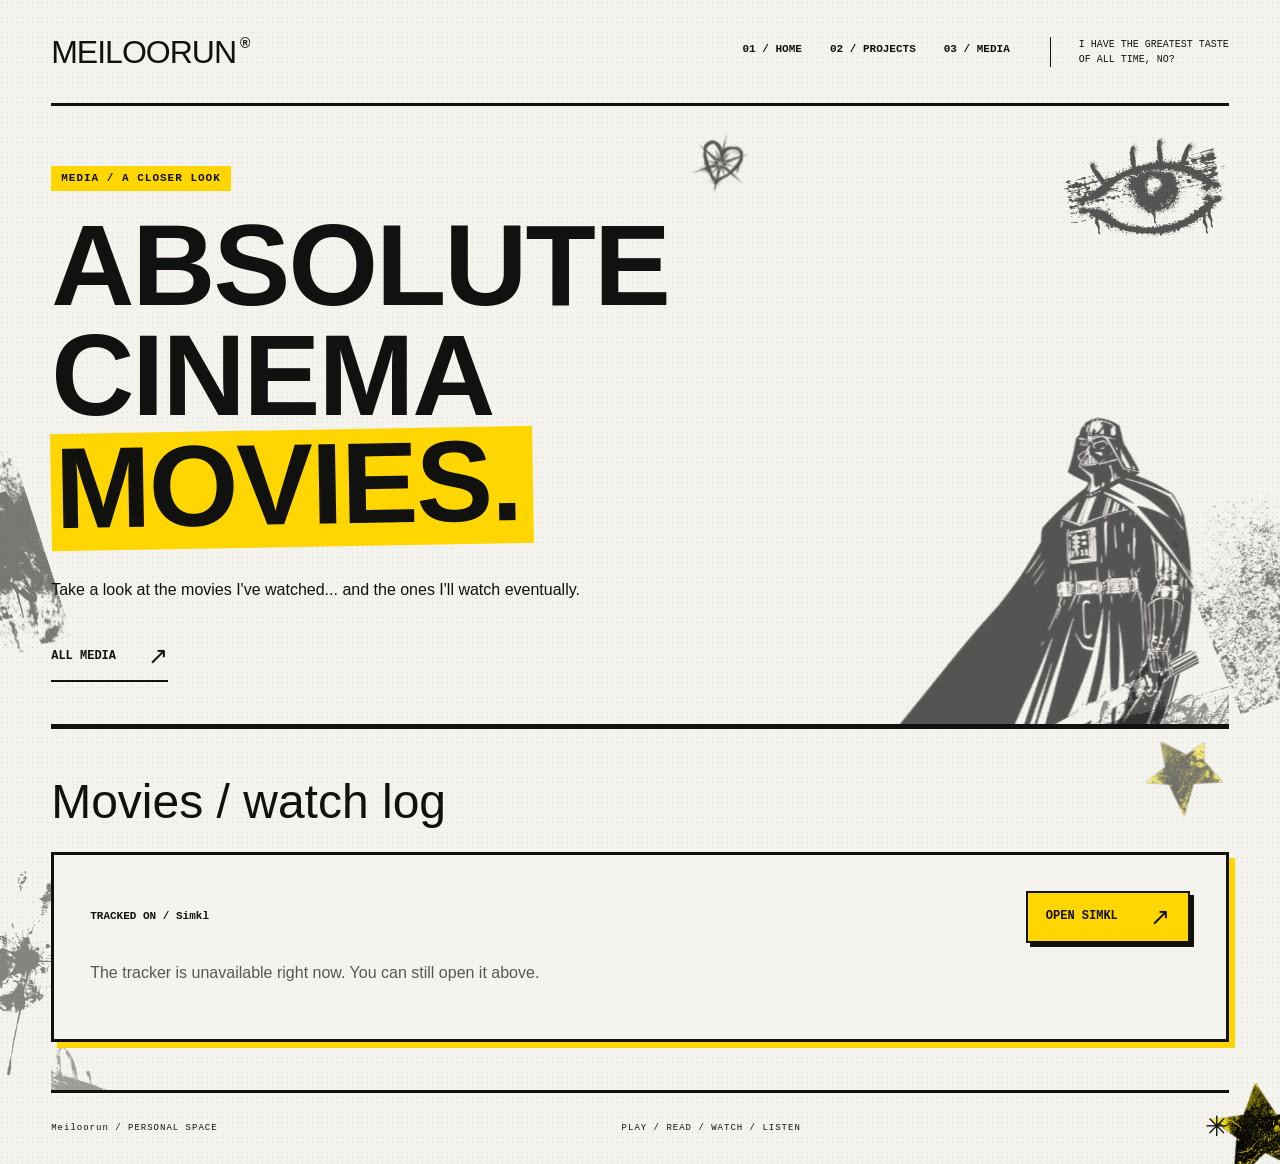
<file: media/movies/index.html>
<!DOCTYPE html><html lang="en"><head><meta charset="utf-8"><meta name="viewport" content="width=device-width, initial-scale=1"><meta name="description" content="Meiloorun's movies: favourites, trackers, and recent activity."><title>Movies | Meiloorun</title><link rel="stylesheet" href="/_astro/PageLayout.DjxuLbHQ.css"><style>._hero_1uqzi_1{border-bottom:5px solid var(--color-ink);padding-block:60px 42px}._hero_1uqzi_1 ._heroTitle_1uqzi_2{max-width:1050px;font:900 clamp(64px, 9vw, 128px) / .95 var(--font-display);text-transform:uppercase;letter-spacing:-2px;margin:0}._highlight_1uqzi_3{background:var(--color-accent);padding:0 12px 8px 4px;display:inline-block;transform:rotate(-1deg)}._lead_1uqzi_4{max-width:620px;margin:28px 0;line-height:1.8}._category_1uqzi_5{border-bottom:2px solid var(--color-ink);padding-block:36px}._category_1uqzi_5 ._categoryTitle_1uqzi_6{font:clamp(38px, 5vw, 72px) / 1 var(--font-display);text-transform:uppercase;margin:0}._category_1uqzi_5 p{max-width:620px;line-height:1.8}._category_1uqzi_5 ._categoryContent_1uqzi_8{padding-right:180px}._category_1uqzi_5[data-tone=ink] ._categoryContent_1uqzi_8{padding-inline:28px;padding-right:200px}._number_1uqzi_10{font:bold 12px / 1.5 var(--font-label);letter-spacing:2px}._jumpLinks_1uqzi_11{font:bold 11px / 1.4 var(--font-label);text-transform:uppercase;flex-wrap:wrap;gap:14px 24px;margin-top:30px;display:flex}._jumpLinks_1uqzi_11 a{color:inherit;text-underline-offset:5px}._placeholder_1uqzi_13{border:3px dashed var(--color-ink);max-width:760px;padding:32px}._placeholder_1uqzi_13 p{line-height:1.8}@media (width>=721px) and (width<=1100px){._heroPortrait_1uqzi_16{opacity:.16}}@media (width<=720px){._hero_1uqzi_1{padding-block:36px 28px}._hero_1uqzi_1 ._heroTitle_1uqzi_2{letter-spacing:-1px;font-size:clamp(48px,13vw,80px)}._category_1uqzi_5 ._categoryContent_1uqzi_8{padding-right:0}._category_1uqzi_5[data-tone=ink] ._categoryContent_1uqzi_8{padding-inline:20px}._placeholder_1uqzi_13{padding:20px}}
._panel_16pn7_1{border:var(--border-heavy);background:var(--color-paper);color:var(--color-ink);box-shadow:6px 6px 0 var(--color-accent);padding:clamp(20px,3vw,36px)}._header_16pn7_2{flex-wrap:wrap;justify-content:space-between;align-items:center;gap:20px;display:flex}._source_16pn7_3,._timestamp_16pn7_3{font:bold 11px / 1.6 var(--font-label)}._feeds_16pn7_4{grid-template-columns:repeat(2,minmax(0,1fr));gap:32px;margin-top:32px;display:grid}._feeds_16pn7_4 h3{font:28px / 1.1 var(--font-display);text-transform:uppercase;border-bottom:2px solid;padding-bottom:12px}._entries_16pn7_6{margin:0;padding:0;list-style:none}._entries_16pn7_6 li{border-bottom:1px solid var(--color-surface);align-items:flex-start;gap:16px;padding-block:16px;display:flex}._entries_16pn7_6 img{object-fit:cover;flex-shrink:0;width:70px;height:96px}._entries_16pn7_6 a{color:inherit;overflow-wrap:anywhere;text-underline-offset:4px;font-weight:700}._entries_16pn7_6 p{margin:8px 0;font-size:14px}._entries_16pn7_6 time{font:11px / 1.5 var(--font-label)}._empty_16pn7_12{color:var(--color-muted);max-width:650px;line-height:1.8}._timestamp_16pn7_3{color:var(--color-muted);margin-top:28px}._embed_16pn7_14{border-top:2px solid;margin-top:24px;padding-top:20px}._embed_16pn7_14 summary{cursor:pointer;font-weight:700}._embed_16pn7_14 iframe{background:#fff;border:1px solid;width:100%;height:clamp(420px,70vh,850px)}._srOnly_16pn7_17{clip-path:inset(50%);white-space:nowrap;width:1px;height:1px;position:absolute;overflow:hidden}@media (width<=720px){._feeds_16pn7_4{grid-template-columns:minmax(0,1fr);gap:16px}}
</style></head><body><div class="_page_t20zd_1" id="top"><div class="_decorations_t20zd_26" aria-hidden="true"><picture class="_decoration_1fcdx_1 " aria-hidden="true" data-position="absolute" data-layer="background" data-hide-on-mobile="true" style="--decoration-left:0%;--decoration-top:50%;--decoration-anchor-x:0%;--decoration-anchor-y:-50%;--decoration-width:220px;--decoration-offset-x:-170px;--decoration-offset-y:0px;--decoration-rotation:-18deg;--decoration-opacity:0.5;--decoration-flip-x:1;--decoration-flip-y:1;--decoration-mobile-left:0%;--decoration-mobile-top:50%;--decoration-mobile-anchor-x:0%;--decoration-mobile-anchor-y:-50%;--decoration-mobile-width:220px;--decoration-mobile-offset-x:-170px;--decoration-mobile-offset-y:0px;--decoration-mobile-rotation:-18deg;--decoration-mobile-opacity:0.5;--decoration-mobile-flip-x:1;--decoration-mobile-flip-y:1"><img src="/images/deco-4.svg" alt="" loading="eager" decoding="async" draggable="false"/></picture><picture class="_decoration_1fcdx_1 " aria-hidden="true" data-position="absolute" data-layer="background" style="--decoration-left:100%;--decoration-top:100%;--decoration-anchor-x:-100%;--decoration-anchor-y:-100%;--decoration-width:100px;--decoration-offset-x:28px;--decoration-offset-y:25px;--decoration-rotation:16deg;--decoration-opacity:1;--decoration-flip-x:1;--decoration-flip-y:1;--decoration-mobile-left:100%;--decoration-mobile-top:100%;--decoration-mobile-anchor-x:-100%;--decoration-mobile-anchor-y:-100%;--decoration-mobile-width:55px;--decoration-mobile-offset-x:18px;--decoration-mobile-offset-y:15px;--decoration-mobile-rotation:16deg;--decoration-mobile-opacity:1;--decoration-mobile-flip-x:1;--decoration-mobile-flip-y:1"><img src="/images/deco-7.svg" alt="" loading="eager" decoding="async" draggable="false"/></picture><picture class="_decoration_1fcdx_1 " aria-hidden="true" data-position="absolute" data-layer="background" data-hide-on-mobile="true" style="--decoration-left:100%;--decoration-top:50%;--decoration-anchor-x:-100%;--decoration-anchor-y:-50%;--decoration-width:clamp(120px, 16vw, 240px);--decoration-offset-x:120px;--decoration-offset-y:0px;--decoration-rotation:-22deg;--decoration-opacity:0.5;--decoration-flip-x:1;--decoration-flip-y:1;--decoration-mobile-left:100%;--decoration-mobile-top:50%;--decoration-mobile-anchor-x:-100%;--decoration-mobile-anchor-y:-50%;--decoration-mobile-width:clamp(120px, 16vw, 240px);--decoration-mobile-offset-x:120px;--decoration-mobile-offset-y:0px;--decoration-mobile-rotation:-22deg;--decoration-mobile-opacity:0.5;--decoration-mobile-flip-x:1;--decoration-mobile-flip-y:1"><img src="/images/deco-3.svg" alt="" loading="eager" decoding="async" draggable="false"/></picture><picture class="_decoration_1fcdx_1 " aria-hidden="true" data-position="absolute" data-layer="background" style="--decoration-left:0%;--decoration-top:100%;--decoration-anchor-x:0%;--decoration-anchor-y:-100%;--decoration-width:150px;--decoration-offset-x:-65px;--decoration-offset-y:-90px;--decoration-rotation:12deg;--decoration-opacity:0.45;--decoration-flip-x:1;--decoration-flip-y:1;--decoration-mobile-left:0%;--decoration-mobile-top:100%;--decoration-mobile-anchor-x:0%;--decoration-mobile-anchor-y:-100%;--decoration-mobile-width:75px;--decoration-mobile-offset-x:-45px;--decoration-mobile-offset-y:-85px;--decoration-mobile-rotation:12deg;--decoration-mobile-opacity:0.25;--decoration-mobile-flip-x:1;--decoration-mobile-flip-y:1"><img src="/images/deco-8.svg" alt="" loading="eager" decoding="async" draggable="false"/></picture></div><a class="_skipLink_t20zd_102" href="#main-content">Skip to content</a><header class="_header_t20zd_19"><a class="_brand_t20zd_40" href="/" aria-label="Meiloorun home">Meiloorun<span aria-hidden="true">®</span></a><nav class="_nav_t20zd_54" aria-label="Main navigation"><a href="/">01 / Home</a><a href="/projects">02 / Projects</a><a href="/media">03 / Media</a></nav><div class="_headerNote_t20zd_80">I have the greatest taste<br/>of all time, no?</div></header><main id="main-content" tabindex="-1" class="_main_t20zd_19"><section aria-labelledby="section-title-_r1R_c_" class="_section_1gnri_1 _hero_1uqzi_1" data-media-position="none" data-media-width="balanced" data-mobile-order="content-first" data-align="center" data-text-align="left" data-spacing="normal" data-width="wide" data-tone="transparent" data-divider="none" data-min-height="auto"><div class="_decorations_1gnri_19" data-clip="true" aria-hidden="true"><picture class="_decoration_1fcdx_1 " aria-hidden="true" data-position="absolute" data-layer="background" style="--decoration-left:100%;--decoration-top:0%;--decoration-anchor-x:-100%;--decoration-anchor-y:0%;--decoration-width:clamp(80px, 14%, 180px);--decoration-offset-x:0px;--decoration-offset-y:30px;--decoration-rotation:-10deg;--decoration-opacity:0.65;--decoration-flip-x:1;--decoration-flip-y:1;--decoration-mobile-left:100%;--decoration-mobile-top:0%;--decoration-mobile-anchor-x:-100%;--decoration-mobile-anchor-y:0%;--decoration-mobile-width:65px;--decoration-mobile-offset-x:0px;--decoration-mobile-offset-y:30px;--decoration-mobile-rotation:-10deg;--decoration-mobile-opacity:0.2;--decoration-mobile-flip-x:1;--decoration-mobile-flip-y:1"><img src="/images/deco-14.svg" alt="" loading="eager" decoding="async" draggable="false"/></picture><picture class="_decoration_1fcdx_1 _heroPortrait_1uqzi_16" aria-hidden="true" data-position="absolute" data-layer="background" data-hide-on-mobile="true" style="--decoration-left:100%;--decoration-top:100%;--decoration-anchor-x:-100%;--decoration-anchor-y:-100%;--decoration-width:clamp(190px, 30%, 390px);--decoration-offset-x:-25px;--decoration-offset-y:35px;--decoration-rotation:-3deg;--decoration-opacity:0.65;--decoration-flip-x:1;--decoration-flip-y:1;--decoration-mobile-left:100%;--decoration-mobile-top:100%;--decoration-mobile-anchor-x:-100%;--decoration-mobile-anchor-y:-100%;--decoration-mobile-width:clamp(190px, 30%, 390px);--decoration-mobile-offset-x:-25px;--decoration-mobile-offset-y:35px;--decoration-mobile-rotation:-3deg;--decoration-mobile-opacity:0.65;--decoration-mobile-flip-x:1;--decoration-mobile-flip-y:1"><img src="/images/deco-vader.svg" alt="" loading="eager" decoding="async" draggable="false"/></picture><picture class="_decoration_1fcdx_1 " aria-hidden="true" data-position="absolute" data-layer="background" style="--decoration-left:100%;--decoration-top:100%;--decoration-anchor-x:-100%;--decoration-anchor-y:-100%;--decoration-width:240px;--decoration-offset-x:65px;--decoration-offset-y:55px;--decoration-rotation:-18deg;--decoration-opacity:0.4;--decoration-flip-x:1;--decoration-flip-y:1;--decoration-mobile-left:100%;--decoration-mobile-top:100%;--decoration-mobile-anchor-x:-100%;--decoration-mobile-anchor-y:-100%;--decoration-mobile-width:100px;--decoration-mobile-offset-x:50px;--decoration-mobile-offset-y:30px;--decoration-mobile-rotation:-18deg;--decoration-mobile-opacity:0.2;--decoration-mobile-flip-x:1;--decoration-mobile-flip-y:1"><img src="/images/deco-9.svg" alt="" loading="eager" decoding="async" draggable="false"/></picture><picture class="_decoration_1fcdx_1 " aria-hidden="true" data-position="absolute" data-layer="background" data-hide-on-mobile="true" style="--decoration-left:50%;--decoration-top:0%;--decoration-anchor-x:-50%;--decoration-anchor-y:0%;--decoration-width:60px;--decoration-offset-x:80px;--decoration-offset-y:24px;--decoration-rotation:18deg;--decoration-opacity:0.65;--decoration-flip-x:1;--decoration-flip-y:1;--decoration-mobile-left:50%;--decoration-mobile-top:0%;--decoration-mobile-anchor-x:-50%;--decoration-mobile-anchor-y:0%;--decoration-mobile-width:60px;--decoration-mobile-offset-x:80px;--decoration-mobile-offset-y:24px;--decoration-mobile-rotation:18deg;--decoration-mobile-opacity:0.65;--decoration-mobile-flip-x:1;--decoration-mobile-flip-y:1"><img src="/images/deco-6.svg" alt="" loading="eager" decoding="async" draggable="false"/></picture></div><div class="_container_1gnri_11"><div class="_layout_1gnri_29"><div class="_content_1gnri_35 "><div class="_eyebrow_1gnri_57 "><span class="_label_1pocf_1 _yellow_1pocf_14 ">MEDIA / <!-- -->A CLOSER LOOK</span></div><h1 id="section-title-_r1R_c_" class="_title_1gnri_61 _heroTitle_1uqzi_2">ABSOLUTE CINEMA<br/><span class="_highlight_1uqzi_3">MOVIES.</span></h1><p class="_lead_1uqzi_4">Take a look at the movies I&#x27;ve watched... and the ones I&#x27;ll watch eventually.</p><a href="/media" class="_link_1e7rf_1 _plain_1e7rf_21 ">All media<span aria-hidden="true">↗</span></a></div></div></div></section><section aria-labelledby="section-title-_r1R_k_" class="_section_1gnri_1 " data-media-position="none" data-media-width="balanced" data-mobile-order="content-first" data-align="center" data-text-align="left" data-spacing="normal" data-width="wide" data-tone="transparent" data-divider="none" data-min-height="auto"><div class="_decorations_1gnri_19" data-clip="true" aria-hidden="true"><picture class="_decoration_1fcdx_1 " aria-hidden="true" data-position="absolute" data-layer="background" style="--decoration-left:100%;--decoration-top:0%;--decoration-anchor-x:-100%;--decoration-anchor-y:0%;--decoration-width:76px;--decoration-offset-x:-8px;--decoration-offset-y:8px;--decoration-rotation:-14deg;--decoration-opacity:0.55;--decoration-flip-x:1;--decoration-flip-y:1;--decoration-mobile-left:100%;--decoration-mobile-top:0%;--decoration-mobile-anchor-x:-100%;--decoration-mobile-anchor-y:0%;--decoration-mobile-width:38px;--decoration-mobile-offset-x:0px;--decoration-mobile-offset-y:4px;--decoration-mobile-rotation:-14deg;--decoration-mobile-opacity:0.25;--decoration-mobile-flip-x:1;--decoration-mobile-flip-y:1"><img src="/images/deco-7.svg" alt="" loading="eager" decoding="async" draggable="false"/></picture><picture class="_decoration_1fcdx_1 " aria-hidden="true" data-position="absolute" data-layer="background" style="--decoration-left:0%;--decoration-top:100%;--decoration-anchor-x:0%;--decoration-anchor-y:-100%;--decoration-width:130px;--decoration-offset-x:-65px;--decoration-offset-y:22px;--decoration-rotation:20deg;--decoration-opacity:0.35;--decoration-flip-x:-1;--decoration-flip-y:1;--decoration-mobile-left:0%;--decoration-mobile-top:100%;--decoration-mobile-anchor-x:0%;--decoration-mobile-anchor-y:-100%;--decoration-mobile-width:70px;--decoration-mobile-offset-x:-42px;--decoration-mobile-offset-y:12px;--decoration-mobile-rotation:20deg;--decoration-mobile-opacity:0.2;--decoration-mobile-flip-x:-1;--decoration-mobile-flip-y:1"><img src="/images/deco-9.svg" alt="" loading="eager" decoding="async" draggable="false"/></picture></div><div class="_container_1gnri_11"><div class="_layout_1gnri_29"><div class="_content_1gnri_35 "><h2 id="section-title-_r1R_k_" class="_title_1gnri_61 ">Movies / watch log</h2><div class="_panel_16pn7_1"><div class="_header_16pn7_2"><span class="_source_16pn7_3">TRACKED ON / <!-- -->Simkl</span><a href="https://simkl.com/2571929/" target="_blank" rel="noopener noreferrer" aria-label="Open Simkl in a new tab" class="_link_1e7rf_1 _primary_1e7rf_15 ">Open <!-- -->Simkl<span aria-hidden="true">↗</span></a></div><p class="_empty_16pn7_12">The tracker is unavailable right now. You can still open it above.</p></div></div></div></div></section></main><footer class="_footer_t20zd_19"><span>Meiloorun<!-- --> / PERSONAL SPACE</span><span class="_footerNote_t20zd_143">PLAY / READ / WATCH / LISTEN</span><span aria-hidden="true">✳</span></footer></div></body></html>
</file>
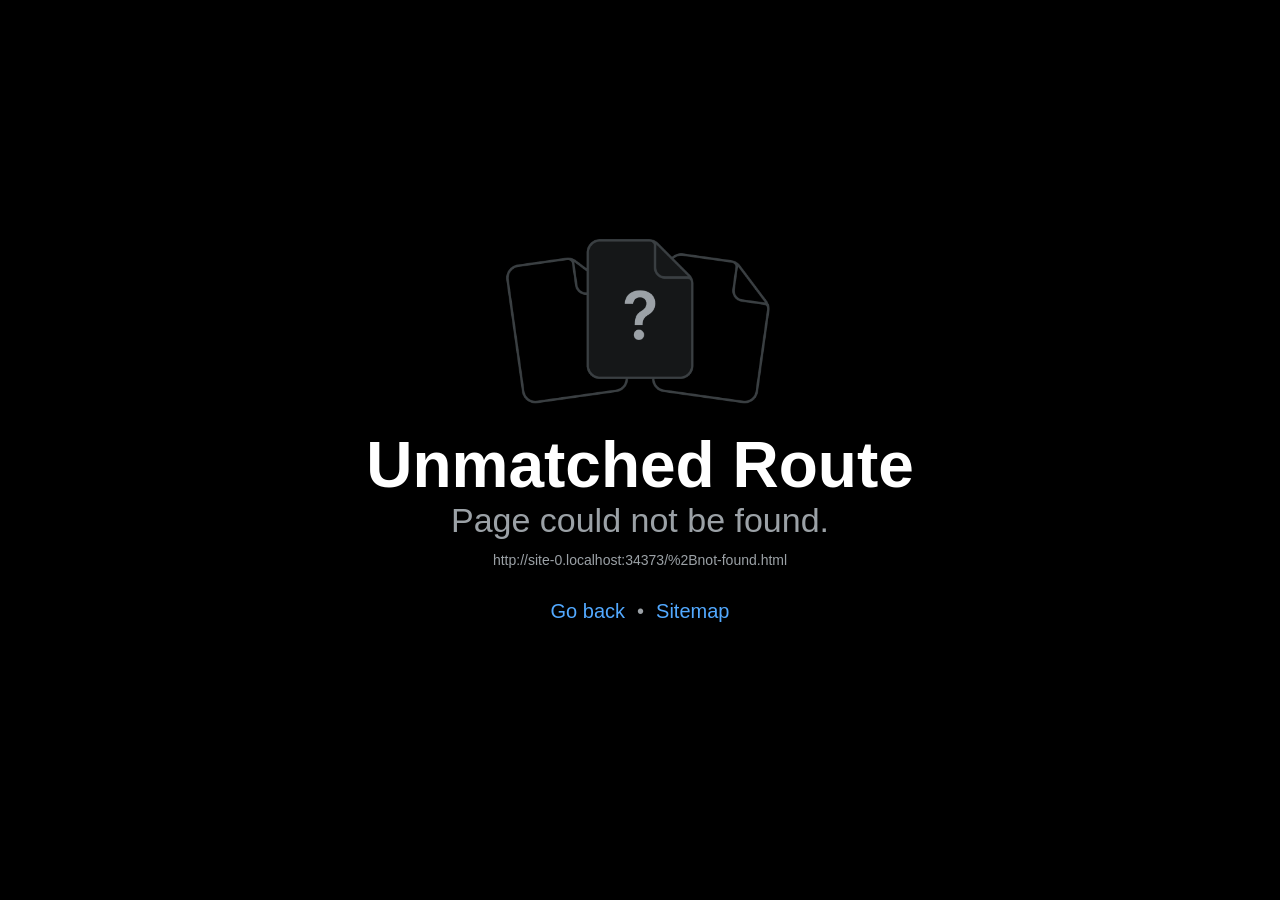
<file: samitracker/+not-found.html>
<!DOCTYPE html><html  lang="en"><head><title data-rh="true"></title><meta charSet="utf-8"/><meta name="viewport" content="width=device-width, initial-scale=1, shrink-to-fit=no"/><meta http-equiv="X-UA-Compatible" content="IE=edge"/><style id="expo-reset">#root,body,html{height:100%}body{overflow:hidden}#root{display:flex}</style><style id="react-native-stylesheet">[stylesheet-group="0"]{}
body{margin:0;}
button::-moz-focus-inner,input::-moz-focus-inner{border:0;padding:0;}
html{-ms-text-size-adjust:100%;-webkit-text-size-adjust:100%;-webkit-tap-highlight-color:rgba(0,0,0,0);}
input::-webkit-search-cancel-button,input::-webkit-search-decoration,input::-webkit-search-results-button,input::-webkit-search-results-decoration{display:none;}
[stylesheet-group="1"]{}
.css-11aywtz{-moz-appearance:textfield;-webkit-appearance:none;background-color:rgba(0,0,0,0.00);border-bottom-left-radius:0px;border-bottom-right-radius:0px;border-top-left-radius:0px;border-top-right-radius:0px;border:0 solid black;box-sizing:border-box;font:14px -apple-system,BlinkMacSystemFont,"Segoe UI",Roboto,Helvetica,Arial,sans-serif;margin:0px;padding:0px;resize:none;}
.css-146c3p1{background-color:rgba(0,0,0,0.00);border:0 solid black;box-sizing:border-box;color:rgba(0,0,0,1.00);display:inline;font:14px -apple-system,BlinkMacSystemFont,"Segoe UI",Roboto,Helvetica,Arial,sans-serif;list-style:none;margin:0px;padding:0px;position:relative;text-align:start;text-decoration:none;white-space:pre-wrap;word-wrap:break-word;}
.css-1jxf684{background-color:rgba(0,0,0,0.00);border:0 solid black;box-sizing:border-box;color:inherit;display:inline;font:inherit;list-style:none;margin:0px;padding:0px;position:relative;text-align:inherit;text-decoration:none;white-space:inherit;word-wrap:break-word;}
.css-9pa8cd{bottom:0px;height:100%;left:0px;opacity:0;position:absolute;right:0px;top:0px;width:100%;z-index:-1;}
.css-g5y9jx{align-content:flex-start;align-items:stretch;background-color:rgba(0,0,0,0.00);border:0 solid black;box-sizing:border-box;display:flex;flex-basis:auto;flex-direction:column;flex-shrink:0;list-style:none;margin:0px;min-height:0px;min-width:0px;padding:0px;position:relative;text-decoration:none;z-index:0;}
[stylesheet-group="2"]{}
.r-11mg6pl{border-bottom-color:rgba(255,255,255,1.00);border-left-color:rgba(255,255,255,1.00);border-right-color:rgba(255,255,255,1.00);border-top-color:rgba(255,255,255,1.00);}
.r-123pntq{border-bottom-color:rgba(208,208,208,1.00);border-left-color:rgba(208,208,208,1.00);border-right-color:rgba(208,208,208,1.00);border-top-color:rgba(208,208,208,1.00);}
.r-13awgt0{flex:1;}
.r-1awa8pu{border-bottom-color:rgba(101,119,134,1.00);border-left-color:rgba(101,119,134,1.00);border-right-color:rgba(101,119,134,1.00);border-top-color:rgba(101,119,134,1.00);}
.r-1bq2mok{margin:3px;}
.r-1d4xg89{border-bottom-color:rgba(170,184,194,1.00);border-left-color:rgba(170,184,194,1.00);border-right-color:rgba(170,184,194,1.00);border-top-color:rgba(170,184,194,1.00);}
.r-1dzdj1l{border-bottom-left-radius:10px;border-bottom-right-radius:10px;border-top-left-radius:10px;border-top-right-radius:10px;}
.r-1f0042m{border-bottom-left-radius:5px;border-bottom-right-radius:5px;border-top-left-radius:5px;border-top-right-radius:5px;}
.r-1j16mh1{border-bottom-left-radius:100%;border-bottom-right-radius:100%;border-top-left-radius:100%;border-top-right-radius:100%;}
.r-1jkafct{border-bottom-left-radius:2px;border-bottom-right-radius:2px;border-top-left-radius:2px;border-top-right-radius:2px;}
.r-1jyn79y{border-bottom-color:rgba(0,150,136,1.00);border-left-color:rgba(0,150,136,1.00);border-right-color:rgba(0,150,136,1.00);border-top-color:rgba(0,150,136,1.00);}
.r-1pcd2l5{padding:20px;}
.r-1phboty{border-bottom-style:solid;border-left-style:solid;border-right-style:solid;border-top-style:solid;}
.r-1q9bdsx{border-bottom-left-radius:12px;border-bottom-right-radius:12px;border-top-left-radius:12px;border-top-right-radius:12px;}
.r-1qsk4np{overflow-x:clip;overflow-y:clip;}
.r-1rvyss1{border-bottom-color:rgba(255,255,255,0.20);border-left-color:rgba(255,255,255,0.20);border-right-color:rgba(255,255,255,0.20);border-top-color:rgba(255,255,255,0.20);}
.r-1sp51qo{padding:10px;}
.r-1udh08x{overflow-x:hidden;overflow-y:hidden;}
.r-1uu6nss{padding:5px;}
.r-1xfd6ze{border-bottom-left-radius:8px;border-bottom-right-radius:8px;border-top-left-radius:8px;border-top-right-radius:8px;}
.r-4a18lf{border-bottom-color:rgba(255,0,0,1.00);border-left-color:rgba(255,0,0,1.00);border-right-color:rgba(255,0,0,1.00);border-top-color:rgba(255,0,0,1.00);}
.r-60ke3l{border-bottom-color:rgba(0,128,0,1.00);border-left-color:rgba(0,128,0,1.00);border-right-color:rgba(0,128,0,1.00);border-top-color:rgba(0,128,0,1.00);}
.r-6t2glc{border-bottom-left-radius:40px;border-bottom-right-radius:40px;border-top-left-radius:40px;border-top-right-radius:40px;}
.r-9x6qib{border-bottom-color:rgba(204,214,221,1.00);border-left-color:rgba(204,214,221,1.00);border-right-color:rgba(204,214,221,1.00);border-top-color:rgba(204,214,221,1.00);}
.r-crgep1{margin:0px;}
.r-d045u9{border-bottom-width:2px;border-left-width:2px;border-right-width:2px;border-top-width:2px;}
.r-d23pfw{padding:24px;}
.r-edyy15{padding:8px;}
.r-fx7oqy{border-bottom-color:rgba(0,0,255,1.00);border-left-color:rgba(0,0,255,1.00);border-right-color:rgba(0,0,255,1.00);border-top-color:rgba(0,0,255,1.00);}
.r-krxsd3{display:-webkit-box;}
.r-rs99b7{border-bottom-width:1px;border-left-width:1px;border-right-width:1px;border-top-width:1px;}
.r-t60dpp{padding:0px;}
.r-wg31gx{border-bottom-color:rgba(49,53,56,1.00);border-left-color:rgba(49,53,56,1.00);border-right-color:rgba(49,53,56,1.00);border-top-color:rgba(49,53,56,1.00);}
.r-xoduu5{display:inline-flex;}
.r-ywje51{margin:auto;}
.r-z2wwpe{border-bottom-left-radius:4px;border-bottom-right-radius:4px;border-top-left-radius:4px;border-top-right-radius:4px;}
[stylesheet-group="2.1"]{}
.r-11f147o{padding-bottom:8px;padding-top:8px;}
.r-11gswi8{padding-left:3px;padding-right:3px;}
.r-17q4wm6{margin-left:5px;margin-right:5px;}
.r-184id4b{margin-bottom:12px;margin-top:12px;}
.r-1d7mnkm{padding-bottom:15px;padding-top:15px;}
.r-1e084wi{padding-left:0px;padding-right:0px;}
.r-1mmae3n{padding-bottom:12px;padding-top:12px;}
.r-1ntr0p{padding-left:5px;padding-right:5px;}
.r-1rsorjc{padding-left:36px;padding-right:36px;}
.r-1yd117h{padding-bottom:7px;padding-top:7px;}
.r-3o4zer{padding-left:12px;padding-right:12px;}
.r-cxgwc0{padding-left:24px;padding-right:24px;}
.r-f8sm7e{margin-left:auto;margin-right:auto;}
.r-is05cd{padding-left:8px;padding-right:8px;}
.r-jdiy1a{margin-left:11px;margin-right:11px;}
.r-jusfrs{margin-left:12px;margin-right:12px;}
.r-n5f61p{margin-bottom:3px;margin-top:3px;}
.r-n7gxbd{padding-left:4px;padding-right:4px;}
.r-u9wvl5{padding-left:20px;padding-right:20px;}
.r-ugi1tw{padding-left:5%;padding-right:5%;}
.r-w7s2jr{padding-bottom:16px;padding-top:16px;}
.r-ytbthy{padding-bottom:10px;padding-top:10px;}
[stylesheet-group="2.2"]{}
.r-10s2tm5{left:0%;}
.r-16o8guy{right:100%;}
.r-1a11zyx{margin-right:12px;}
.r-1cwvpvk{margin-left:12px;}
.r-1e97lx8{margin-right:3px;}
.r-1euzeng{padding-left:24px;}
.r-1g4tz6n{margin-right:-14.5px;}
.r-1h31txp{padding-right:16px;}
.r-1lhn9r{margin-left:-14.5px;}
.r-1sqnqi2{margin-left:3px;}
.r-1vl2501{padding-right:24px;}
.r-9mo606{margin-right:10px;}
.r-c59us2{left:-3px;}
.r-dqe1q{right:0%;}
.r-qb41rp{margin-right:5px;}
.r-rci37q{left:100%;}
.r-uhung1{margin-left:10px;}
.r-vpmibe{right:-3px;}
.r-w67my2{padding-left:16px;}
.r-wizibn{margin-left:5px;}
[stylesheet-group="3"]{}
.r-105ug2t{pointer-events:auto!important;}
.r-10ptun7{height:16px;}
.r-10v3vxq{transform:scaleX(-1);}
.r-10x49cs{font-size:10px;}
.r-10xqauy{padding-top:env(safe-area-inset-top);}
.r-11j9u27{visibility:hidden;}
.r-11mpjr4{background-color:rgba(223,223,223,1.00);}
.r-11udlyb{background-color:rgba(0,150,136,1.00);}
.r-11v9fek{min-width:180px;}
.r-11yh6sk{overflow-x:hidden;}
.r-12f6czt{top:17px;}
.r-12vffkv * {pointer-events:auto;}
.r-12vffkv{pointer-events:none!important;}
.r-135wba7{line-height:24px;}
.r-13aq9py{animation-name:r-1iq689l;}
.r-13qz1uu{width:100%;}
.r-13tjlyg{transition-duration:0.1s;}
.r-1472mwg{height:24px;}
.r-14gqq1x{margin-top:4px;}
.r-14lw9ot{background-color:rgba(255,255,255,1.00);}
.r-14sbq61{background-color:rgba(33,150,243,1.00);}
.r-150rngu{-webkit-overflow-scrolling:touch;}
.r-16y2uox{flex-grow:1;}
.r-173mn98{align-self:flex-end;}
.r-173mzie{transform:scaleY(-1);}
.r-1777fci{justify-content:center;}
.r-17bb2tj{animation-duration:0.75s;}
.r-17leim2{background-repeat:repeat;}
.r-17rnw9f{line-height:30px;}
.r-17s6mgv{justify-content:flex-end;}
.r-17tb59b{opacity:0.7;}
.r-17tloay{opacity:0.6;}
.r-17u3ijr{background-color:rgba(155,161,166,0.27);}
.r-184en5c{z-index:1;}
.r-18nhz7w{top:-3px;}
.r-18u1ve8{color:rgba(255,255,255,0.40);}
.r-18u37iz{flex-direction:row;}
.r-19h5ruw{margin-top:15px;}
.r-19oahor{font-size:64px;}
.r-19wmn03{width:20px;}
.r-19z077z{touch-action:none;}
.r-1a2p6p6{-webkit-text-decoration-style:solid;text-decoration-style:solid;}
.r-1abnn5w{animation-play-state:paused;}
.r-1acpoxo{width:36px;}
.r-1aiqnjv{font-family:monospace,monospace;}
.r-1aockid{width:40px;}
.r-1awozwy{align-items:center;}
.r-1ay1djp{animation-duration:1s;}
.r-1b43r93{font-size:14px;}
.r-1c6unfx{forced-color-adjust:none;}
.r-1c85bru{width:270px;}
.r-1cmwbt1{gap:8px;}
.r-1d2f490{left:0px;}
.r-1d5kdc7{flex-direction:column-reverse;}
.r-1ddef8g{-webkit-text-decoration-line:underline;text-decoration-line:underline;}
.r-1dernwh{height:70%;}
.r-1ei5mc7{cursor:inherit;}
.r-1enofrn{font-size:12px;}
.r-1euycsn{flex-direction:row-reverse;}
.r-1ewcgjf{box-shadow:0px 1px 3px rgba(0,0,0,0.5);}
.r-1ff274t{text-align:right;}
.r-1ffj0ar{background-color:rgba(0,0,0,0.40);}
.r-1g80hic{opacity:0.8;}
.r-1ge9hsw{max-width:960px;}
.r-1ghxqbu{font-variant:tabular-nums;}
.r-1h0z5md{justify-content:flex-start;}
.r-1h2t8mc{width:0px;}
.r-1habvwh{align-items:flex-start;}
.r-1i10wst{font-size:18px;}
.r-1i6wzkk{-moz-transition-property:opacity;-webkit-transition-property:opacity;transition-property:opacity;}
.r-1i71y14{gap:14px;}
.r-1ielgck{animation-duration:300ms;}
.r-1ikidpy{letter-spacing:0.5px;}
.r-1iln25a{word-wrap:normal;}
.r-1inkyih{font-size:17px;}
.r-1iusvr4{flex-basis:0px;}
.r-1janqcz{width:16px;}
.r-1jkjb{margin-left:8px;}
.r-1kb76zh{margin-right:8px;}
.r-1kfrs79{font-weight:600;}
.r-1kihuf0{align-self:center;}
.r-1ld3bg{top:-4px;}
.r-1ldzwu0{animation-timing-function:linear;}
.r-1loqt21{cursor:pointer;}
.r-1mlwlqe{flex-basis:auto;}
.r-1mrlafo{background-position:0;}
.r-1muvv40{animation-iteration-count:infinite;}
.r-1niwhzg{background-color:rgba(0,0,0,0.00);}
.r-1nlw0im{bottom:8px;}
.r-1no09lo{margin-top:28px;}
.r-1nxhmzv{margin-bottom:28px;}
.r-1ny4l3l{outline-style:none;}
.r-1ocf4r9{scroll-snap-type:y mandatory;}
.r-1onu96p{border-curve:continuous;}
.r-1oszu61{align-items:stretch;}
.r-1otgn73{touch-action:manipulation;}
.r-1p0dtai{bottom:0px;}
.r-1pi2tsx{height:100%;}
.r-1pm8pkb{font-family:Courier;}
.r-1qd0xha{font-family:-apple-system,BlinkMacSystemFont,"Segoe UI",Roboto,Helvetica,Arial,sans-serif;}
.r-1qulhi1{animation-name:r-1pzkwqh;}
.r-1r4fvd0{color:rgba(82,169,255,1.00);}
.r-1r74h94{left:8px;}
.r-1r8g8re{height:36px;}
.r-1rnoaur{overflow-y:auto;}
.r-1sg8ghl{z-index:1000;}
.r-1ssbvtb{gap:12px;}
.r-1sxrcry{background-size:auto;}
.r-1udbk01{text-overflow:ellipsis;}
.r-1ugchlj{height:44px;}
.r-1ui5ee8{font-size:32px;}
.r-1uypc71{animation-timing-function:ease-in;}
.r-1v78gzs{color:rgba(10,126,164,1.00);}
.r-1vr29t4{font-weight:800;}
.r-1w2pmg{height:0px;}
.r-1w6e6rj{flex-wrap:wrap;}
.r-1wbh5a2{flex-shrink:1;}
.r-1wtj0ep{justify-content:space-between;}
.r-1wyyakw{z-index:-1;}
.r-1x35g6{font-size:24px;}
.r-1xcajam{position:fixed;}
.r-1xnzce8{-moz-user-select:text;-webkit-user-select:text;user-select:text;}
.r-1xpsq9i{box-shadow:0px 3px 3px rgba(0, 0, 0, 0.33);}
.r-1xzupcd{width:13px;}
.r-1yef0xd{animation-name:r-11cv4x;}
.r-2eszeu::-webkit-scrollbar{display:none}
.r-2eszeu{scrollbar-width:none;}
.r-30o5oe{-moz-appearance:none;-ms-appearance:none;-webkit-appearance:none;appearance:none;}
.r-356f0p{letter-spacing:0.35px;}
.r-37tt59{line-height:32px;}
.r-3mc0re{right:8px;}
.r-3s2u2q{white-space:nowrap;}
.r-417010{z-index:0;}
.r-4gszlv{background-size:cover;}
.r-4v7adb{height:5px;}
.r-5oul0u{margin-bottom:8px;}
.r-60vfwk{min-width:1px;}
.r-633pao * {pointer-events:none;}
.r-633pao{pointer-events:none!important;}
.r-6dt33c{opacity:1;}
.r-6gpygo{margin-bottom:12px;}
.r-6taxm2:-ms-input-placeholder{color:var(--placeholderTextColor);opacity:1;}
.r-6taxm2::-moz-placeholder{color:var(--placeholderTextColor);opacity:1;}
.r-6taxm2::-webkit-input-placeholder{color:var(--placeholderTextColor);opacity:1;}
.r-6taxm2::placeholder{color:var(--placeholderTextColor);opacity:1;}
.r-726pan{width:31px;}
.r-76blku{height:21px;}
.r-7cikom{font-size:inherit;}
.r-7mdpej{max-width:360px;}
.r-7q8q6z{cursor:default;}
.r-8akbws{-webkit-box-orient:vertical;}
.r-8ay8q1{letter-spacing:0.1px;}
.r-97e31f{padding-bottom:env(safe-area-inset-bottom);}
.r-adyw6z{font-size:20px;}
.r-agouwx{transform:translateZ(0);}
.r-ah5dr5 * {pointer-events:none;}
.r-ah5dr5{pointer-events:auto!important;}
.r-aruset{font-weight:200;}
.r-b88u0q{font-weight:700;}
.r-bi4vy9{transform:translateY(100%);}
.r-bt1l66{min-height:20px;}
.r-buy8e9{overflow-y:hidden;}
.r-bv2aro{padding-left:env(safe-area-inset-left);}
.r-c68hjy{color:rgba(161,161,161,1.00);}
.r-cpa5s6{scroll-snap-align:start;}
.r-cqee49{color:rgba(0,0,0,1.00);}
.r-djgu52{color:rgba(102,102,102,1.00);}
.r-dkge59{background-color:rgba(170,184,194,1.00);}
.r-dnmrzs{max-width:100%;}
.r-duqwrj{background-color:rgba(247,249,252,1.00);}
.r-eafdt9{transition-duration:0.15s;}
.r-ebwn4k{animation-name:r-q67da2;}
.r-ehq7j7{background-size:contain;}
.r-eqz5dr{flex-direction:column;}
.r-eu3ka{height:40px;}
.r-fdjqy7{text-align:left;}
.r-g3mlsw{animation-name:r-t2lo5v;}
.r-ghxds0{transform:translateY(0%);}
.r-gtdqiz{position:-webkit-sticky;position:sticky;}
.r-h0d30l{height:28px;}
.r-hxflta{padding-right:env(safe-area-inset-right);}
.r-icoktb{opacity:0.5;}
.r-ipm5af{top:0px;}
.r-jwli3a{color:rgba(255,255,255,1.00);}
.r-k200y{align-self:flex-start;}
.r-kemksi{background-color:rgba(0,0,0,1.00);}
.r-kizejy{color:rgba(155,161,166,1.00);}
.r-knv0ih{margin-top:8px;}
.r-lltvgl{overflow-x:auto;}
.r-lpb231{height:168px;}
.r-lrsllp{width:24px;}
.r-lrvibr{-moz-user-select:none;-webkit-user-select:none;user-select:none;}
.r-majxgm{font-weight:500;}
.r-mfh4gg{scroll-snap-type:x mandatory;}
.r-mhe3cw{z-index:10;}
.r-mro3nb{background-color:rgba(21,23,24,1.00);}
.r-n6v787{font-size:13px;}
.r-nvplwv{animation-timing-function:ease-out;}
.r-o4n3w5{width:23px;}
.r-obtyw4{background-color:rgba(30,144,255,1.00);}
.r-orgf3d{opacity:0;}
.r-q4m81j{text-align:center;}
.r-qfi6ny{top:30000px;}
.r-qklmqi{border-bottom-width:1px;}
.r-qn3fzs{padding-bottom:24px;}
.r-rjixqe{line-height:20px;}
.r-rs94m5{background-image:url("[data-uri]");}
.r-sfbmgh{z-index:9999;}
.r-so7y2g{line-height:64px;}
.r-tsynxw{text-transform:uppercase;}
.r-u6sd8q{background-repeat:no-repeat;}
.r-u8s1d{position:absolute;}
.r-u92y06{background-color:rgba(255,165,0,1.00);}
.r-ubezar{font-size:16px;}
.r-uho16t{font-size:34px;}
.r-vacyoi{padding-bottom:64px;}
.r-van48c{caret-color:transparent;}
.r-vboj7i{top:-7px;}
.r-vvn4in{background-position:center;}
.r-vw2c0b{font-weight:bold;}
.r-wfqgy4{transition-duration:100ms;}
.r-wrz88k{color:rgba(176,0,32,1.00);}
.r-ws9h79{left:4px;}
.r-x11e5r{font-family:SFMono-Regular, Menlo, Monaco, Consolas, "Liberation Mono", "Courier New", monospace;}
.r-x3cy2q{background-size:100% 100%;}
.r-xx3c9p{animation-name:r-imtty0;}
.r-y7v2we{background-color:rgba(32,36,37,1.00);}
.r-z80fyv{height:20px;}
.r-zchlnj{right:0px;}
.r-zz5t5d{font-size:28px;}
@-webkit-keyframes r-11cv4x{0%{transform:rotate(0deg);}100%{transform:rotate(360deg);}}
@-webkit-keyframes r-1iq689l{0%{transform:translateY(0%);}100%{transform:translateY(100%);}}
@-webkit-keyframes r-1pzkwqh{0%{transform:translateY(100%);}100%{transform:translateY(0%);}}
@-webkit-keyframes r-imtty0{0%{opacity:0;}100%{opacity:1;}}
@-webkit-keyframes r-q67da2{0%{transform:translateX(-100%);}100%{transform:translateX(400%);}}
@-webkit-keyframes r-t2lo5v{0%{opacity:1;}100%{opacity:0;}}
@keyframes r-11cv4x{0%{transform:rotate(0deg);}100%{transform:rotate(360deg);}}
@keyframes r-1iq689l{0%{transform:translateY(0%);}100%{transform:translateY(100%);}}
@keyframes r-1pzkwqh{0%{transform:translateY(100%);}100%{transform:translateY(0%);}}
@keyframes r-imtty0{0%{opacity:0;}100%{opacity:1;}}
@keyframes r-q67da2{0%{transform:translateX(-100%);}100%{transform:translateX(400%);}}
@keyframes r-t2lo5v{0%{opacity:1;}100%{opacity:0;}}</style><script type="module">globalThis.__EXPO_ROUTER_HYDRATE__=true;</script><link rel="icon" href="/samitracker/favicon.ico" /></head><body><div id="root"><div class="css-g5y9jx r-13awgt0"></div></div><script src="/samitracker/_expo/static/js/web/entry-026c4af9d50882f403a1abd5347ff92a.js" defer></script>
</body></html>
</file>
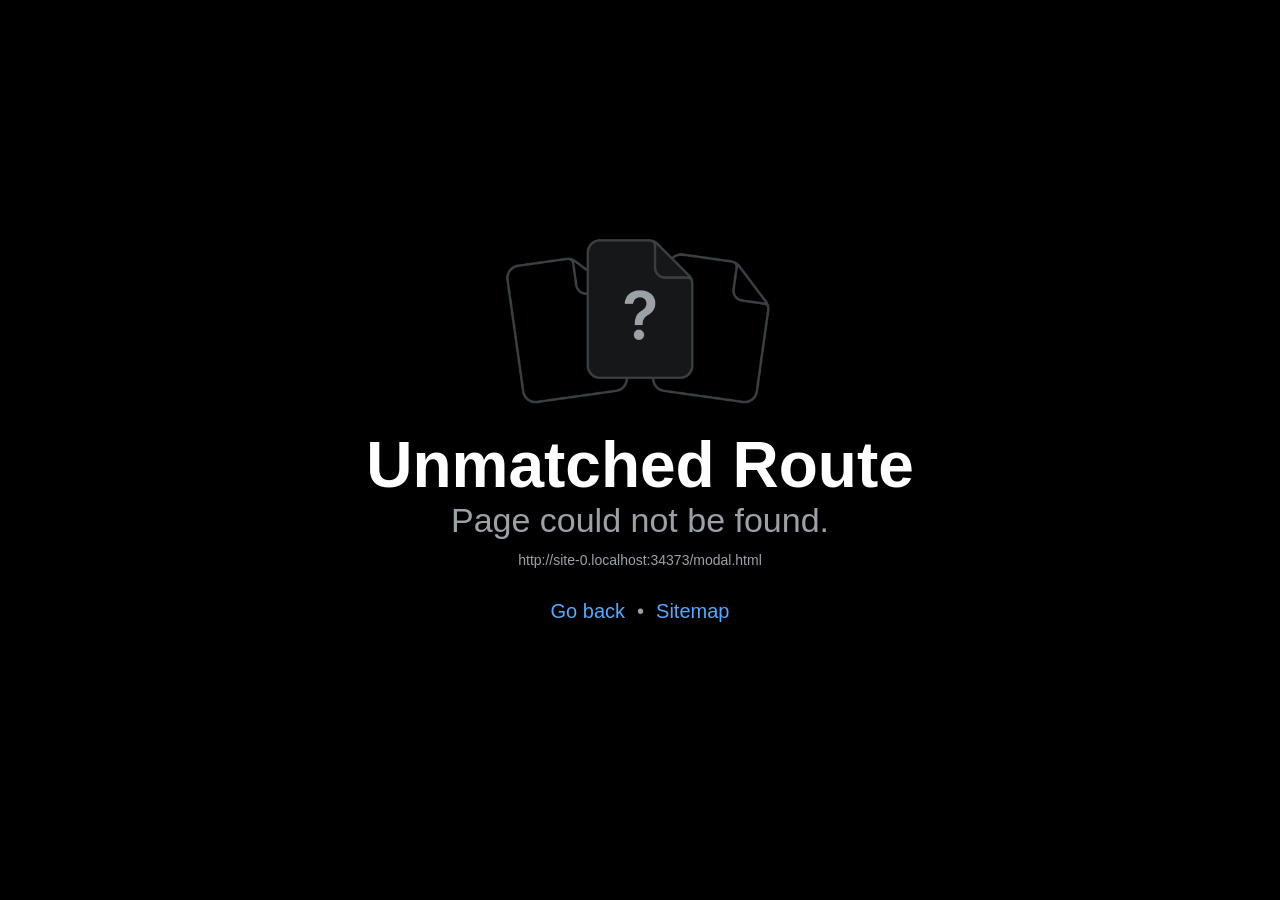
<file: samitracker/modal.html>
<!DOCTYPE html><html  lang="en"><head><title data-rh="true"></title><meta charSet="utf-8"/><meta name="viewport" content="width=device-width, initial-scale=1, shrink-to-fit=no"/><meta http-equiv="X-UA-Compatible" content="IE=edge"/><style id="expo-reset">#root,body,html{height:100%}body{overflow:hidden}#root{display:flex}</style><style id="react-native-stylesheet">[stylesheet-group="0"]{}
body{margin:0;}
button::-moz-focus-inner,input::-moz-focus-inner{border:0;padding:0;}
html{-ms-text-size-adjust:100%;-webkit-text-size-adjust:100%;-webkit-tap-highlight-color:rgba(0,0,0,0);}
input::-webkit-search-cancel-button,input::-webkit-search-decoration,input::-webkit-search-results-button,input::-webkit-search-results-decoration{display:none;}
[stylesheet-group="1"]{}
.css-11aywtz{-moz-appearance:textfield;-webkit-appearance:none;background-color:rgba(0,0,0,0.00);border-bottom-left-radius:0px;border-bottom-right-radius:0px;border-top-left-radius:0px;border-top-right-radius:0px;border:0 solid black;box-sizing:border-box;font:14px -apple-system,BlinkMacSystemFont,"Segoe UI",Roboto,Helvetica,Arial,sans-serif;margin:0px;padding:0px;resize:none;}
.css-146c3p1{background-color:rgba(0,0,0,0.00);border:0 solid black;box-sizing:border-box;color:rgba(0,0,0,1.00);display:inline;font:14px -apple-system,BlinkMacSystemFont,"Segoe UI",Roboto,Helvetica,Arial,sans-serif;list-style:none;margin:0px;padding:0px;position:relative;text-align:start;text-decoration:none;white-space:pre-wrap;word-wrap:break-word;}
.css-1jxf684{background-color:rgba(0,0,0,0.00);border:0 solid black;box-sizing:border-box;color:inherit;display:inline;font:inherit;list-style:none;margin:0px;padding:0px;position:relative;text-align:inherit;text-decoration:none;white-space:inherit;word-wrap:break-word;}
.css-9pa8cd{bottom:0px;height:100%;left:0px;opacity:0;position:absolute;right:0px;top:0px;width:100%;z-index:-1;}
.css-g5y9jx{align-content:flex-start;align-items:stretch;background-color:rgba(0,0,0,0.00);border:0 solid black;box-sizing:border-box;display:flex;flex-basis:auto;flex-direction:column;flex-shrink:0;list-style:none;margin:0px;min-height:0px;min-width:0px;padding:0px;position:relative;text-decoration:none;z-index:0;}
[stylesheet-group="2"]{}
.r-11mg6pl{border-bottom-color:rgba(255,255,255,1.00);border-left-color:rgba(255,255,255,1.00);border-right-color:rgba(255,255,255,1.00);border-top-color:rgba(255,255,255,1.00);}
.r-123pntq{border-bottom-color:rgba(208,208,208,1.00);border-left-color:rgba(208,208,208,1.00);border-right-color:rgba(208,208,208,1.00);border-top-color:rgba(208,208,208,1.00);}
.r-13awgt0{flex:1;}
.r-1awa8pu{border-bottom-color:rgba(101,119,134,1.00);border-left-color:rgba(101,119,134,1.00);border-right-color:rgba(101,119,134,1.00);border-top-color:rgba(101,119,134,1.00);}
.r-1bq2mok{margin:3px;}
.r-1d4xg89{border-bottom-color:rgba(170,184,194,1.00);border-left-color:rgba(170,184,194,1.00);border-right-color:rgba(170,184,194,1.00);border-top-color:rgba(170,184,194,1.00);}
.r-1dzdj1l{border-bottom-left-radius:10px;border-bottom-right-radius:10px;border-top-left-radius:10px;border-top-right-radius:10px;}
.r-1f0042m{border-bottom-left-radius:5px;border-bottom-right-radius:5px;border-top-left-radius:5px;border-top-right-radius:5px;}
.r-1j16mh1{border-bottom-left-radius:100%;border-bottom-right-radius:100%;border-top-left-radius:100%;border-top-right-radius:100%;}
.r-1jkafct{border-bottom-left-radius:2px;border-bottom-right-radius:2px;border-top-left-radius:2px;border-top-right-radius:2px;}
.r-1jyn79y{border-bottom-color:rgba(0,150,136,1.00);border-left-color:rgba(0,150,136,1.00);border-right-color:rgba(0,150,136,1.00);border-top-color:rgba(0,150,136,1.00);}
.r-1pcd2l5{padding:20px;}
.r-1phboty{border-bottom-style:solid;border-left-style:solid;border-right-style:solid;border-top-style:solid;}
.r-1q9bdsx{border-bottom-left-radius:12px;border-bottom-right-radius:12px;border-top-left-radius:12px;border-top-right-radius:12px;}
.r-1qsk4np{overflow-x:clip;overflow-y:clip;}
.r-1rvyss1{border-bottom-color:rgba(255,255,255,0.20);border-left-color:rgba(255,255,255,0.20);border-right-color:rgba(255,255,255,0.20);border-top-color:rgba(255,255,255,0.20);}
.r-1sp51qo{padding:10px;}
.r-1udh08x{overflow-x:hidden;overflow-y:hidden;}
.r-1uu6nss{padding:5px;}
.r-1xfd6ze{border-bottom-left-radius:8px;border-bottom-right-radius:8px;border-top-left-radius:8px;border-top-right-radius:8px;}
.r-4a18lf{border-bottom-color:rgba(255,0,0,1.00);border-left-color:rgba(255,0,0,1.00);border-right-color:rgba(255,0,0,1.00);border-top-color:rgba(255,0,0,1.00);}
.r-60ke3l{border-bottom-color:rgba(0,128,0,1.00);border-left-color:rgba(0,128,0,1.00);border-right-color:rgba(0,128,0,1.00);border-top-color:rgba(0,128,0,1.00);}
.r-6t2glc{border-bottom-left-radius:40px;border-bottom-right-radius:40px;border-top-left-radius:40px;border-top-right-radius:40px;}
.r-9x6qib{border-bottom-color:rgba(204,214,221,1.00);border-left-color:rgba(204,214,221,1.00);border-right-color:rgba(204,214,221,1.00);border-top-color:rgba(204,214,221,1.00);}
.r-crgep1{margin:0px;}
.r-d045u9{border-bottom-width:2px;border-left-width:2px;border-right-width:2px;border-top-width:2px;}
.r-d23pfw{padding:24px;}
.r-edyy15{padding:8px;}
.r-fx7oqy{border-bottom-color:rgba(0,0,255,1.00);border-left-color:rgba(0,0,255,1.00);border-right-color:rgba(0,0,255,1.00);border-top-color:rgba(0,0,255,1.00);}
.r-krxsd3{display:-webkit-box;}
.r-rs99b7{border-bottom-width:1px;border-left-width:1px;border-right-width:1px;border-top-width:1px;}
.r-t60dpp{padding:0px;}
.r-wg31gx{border-bottom-color:rgba(49,53,56,1.00);border-left-color:rgba(49,53,56,1.00);border-right-color:rgba(49,53,56,1.00);border-top-color:rgba(49,53,56,1.00);}
.r-xoduu5{display:inline-flex;}
.r-ywje51{margin:auto;}
.r-z2wwpe{border-bottom-left-radius:4px;border-bottom-right-radius:4px;border-top-left-radius:4px;border-top-right-radius:4px;}
[stylesheet-group="2.1"]{}
.r-11f147o{padding-bottom:8px;padding-top:8px;}
.r-11gswi8{padding-left:3px;padding-right:3px;}
.r-17q4wm6{margin-left:5px;margin-right:5px;}
.r-184id4b{margin-bottom:12px;margin-top:12px;}
.r-1d7mnkm{padding-bottom:15px;padding-top:15px;}
.r-1e084wi{padding-left:0px;padding-right:0px;}
.r-1mmae3n{padding-bottom:12px;padding-top:12px;}
.r-1ntr0p{padding-left:5px;padding-right:5px;}
.r-1rsorjc{padding-left:36px;padding-right:36px;}
.r-1yd117h{padding-bottom:7px;padding-top:7px;}
.r-3o4zer{padding-left:12px;padding-right:12px;}
.r-cxgwc0{padding-left:24px;padding-right:24px;}
.r-f8sm7e{margin-left:auto;margin-right:auto;}
.r-is05cd{padding-left:8px;padding-right:8px;}
.r-jdiy1a{margin-left:11px;margin-right:11px;}
.r-jusfrs{margin-left:12px;margin-right:12px;}
.r-n5f61p{margin-bottom:3px;margin-top:3px;}
.r-n7gxbd{padding-left:4px;padding-right:4px;}
.r-u9wvl5{padding-left:20px;padding-right:20px;}
.r-ugi1tw{padding-left:5%;padding-right:5%;}
.r-w7s2jr{padding-bottom:16px;padding-top:16px;}
.r-ytbthy{padding-bottom:10px;padding-top:10px;}
[stylesheet-group="2.2"]{}
.r-10s2tm5{left:0%;}
.r-16o8guy{right:100%;}
.r-1a11zyx{margin-right:12px;}
.r-1cwvpvk{margin-left:12px;}
.r-1e97lx8{margin-right:3px;}
.r-1euzeng{padding-left:24px;}
.r-1g4tz6n{margin-right:-14.5px;}
.r-1h31txp{padding-right:16px;}
.r-1lhn9r{margin-left:-14.5px;}
.r-1sqnqi2{margin-left:3px;}
.r-1vl2501{padding-right:24px;}
.r-9mo606{margin-right:10px;}
.r-c59us2{left:-3px;}
.r-dqe1q{right:0%;}
.r-qb41rp{margin-right:5px;}
.r-rci37q{left:100%;}
.r-uhung1{margin-left:10px;}
.r-vpmibe{right:-3px;}
.r-w67my2{padding-left:16px;}
.r-wizibn{margin-left:5px;}
[stylesheet-group="3"]{}
.r-105ug2t{pointer-events:auto!important;}
.r-10ptun7{height:16px;}
.r-10v3vxq{transform:scaleX(-1);}
.r-10x49cs{font-size:10px;}
.r-10xqauy{padding-top:env(safe-area-inset-top);}
.r-11j9u27{visibility:hidden;}
.r-11mpjr4{background-color:rgba(223,223,223,1.00);}
.r-11udlyb{background-color:rgba(0,150,136,1.00);}
.r-11v9fek{min-width:180px;}
.r-11yh6sk{overflow-x:hidden;}
.r-12f6czt{top:17px;}
.r-12vffkv * {pointer-events:auto;}
.r-12vffkv{pointer-events:none!important;}
.r-135wba7{line-height:24px;}
.r-13aq9py{animation-name:r-1iq689l;}
.r-13qz1uu{width:100%;}
.r-13tjlyg{transition-duration:0.1s;}
.r-1472mwg{height:24px;}
.r-14gqq1x{margin-top:4px;}
.r-14lw9ot{background-color:rgba(255,255,255,1.00);}
.r-14sbq61{background-color:rgba(33,150,243,1.00);}
.r-150rngu{-webkit-overflow-scrolling:touch;}
.r-16y2uox{flex-grow:1;}
.r-173mn98{align-self:flex-end;}
.r-173mzie{transform:scaleY(-1);}
.r-1777fci{justify-content:center;}
.r-17bb2tj{animation-duration:0.75s;}
.r-17leim2{background-repeat:repeat;}
.r-17rnw9f{line-height:30px;}
.r-17s6mgv{justify-content:flex-end;}
.r-17tb59b{opacity:0.7;}
.r-17tloay{opacity:0.6;}
.r-17u3ijr{background-color:rgba(155,161,166,0.27);}
.r-184en5c{z-index:1;}
.r-18nhz7w{top:-3px;}
.r-18u1ve8{color:rgba(255,255,255,0.40);}
.r-18u37iz{flex-direction:row;}
.r-19h5ruw{margin-top:15px;}
.r-19oahor{font-size:64px;}
.r-19wmn03{width:20px;}
.r-19z077z{touch-action:none;}
.r-1a2p6p6{-webkit-text-decoration-style:solid;text-decoration-style:solid;}
.r-1abnn5w{animation-play-state:paused;}
.r-1acpoxo{width:36px;}
.r-1aiqnjv{font-family:monospace,monospace;}
.r-1aockid{width:40px;}
.r-1awozwy{align-items:center;}
.r-1ay1djp{animation-duration:1s;}
.r-1b43r93{font-size:14px;}
.r-1c6unfx{forced-color-adjust:none;}
.r-1c85bru{width:270px;}
.r-1cmwbt1{gap:8px;}
.r-1d2f490{left:0px;}
.r-1d5kdc7{flex-direction:column-reverse;}
.r-1ddef8g{-webkit-text-decoration-line:underline;text-decoration-line:underline;}
.r-1dernwh{height:70%;}
.r-1ei5mc7{cursor:inherit;}
.r-1enofrn{font-size:12px;}
.r-1euycsn{flex-direction:row-reverse;}
.r-1ewcgjf{box-shadow:0px 1px 3px rgba(0,0,0,0.5);}
.r-1ff274t{text-align:right;}
.r-1ffj0ar{background-color:rgba(0,0,0,0.40);}
.r-1g80hic{opacity:0.8;}
.r-1ge9hsw{max-width:960px;}
.r-1ghxqbu{font-variant:tabular-nums;}
.r-1h0z5md{justify-content:flex-start;}
.r-1h2t8mc{width:0px;}
.r-1habvwh{align-items:flex-start;}
.r-1i10wst{font-size:18px;}
.r-1i6wzkk{-moz-transition-property:opacity;-webkit-transition-property:opacity;transition-property:opacity;}
.r-1i71y14{gap:14px;}
.r-1ielgck{animation-duration:300ms;}
.r-1ikidpy{letter-spacing:0.5px;}
.r-1iln25a{word-wrap:normal;}
.r-1inkyih{font-size:17px;}
.r-1iusvr4{flex-basis:0px;}
.r-1janqcz{width:16px;}
.r-1jkjb{margin-left:8px;}
.r-1kb76zh{margin-right:8px;}
.r-1kfrs79{font-weight:600;}
.r-1kihuf0{align-self:center;}
.r-1ld3bg{top:-4px;}
.r-1ldzwu0{animation-timing-function:linear;}
.r-1loqt21{cursor:pointer;}
.r-1mlwlqe{flex-basis:auto;}
.r-1mrlafo{background-position:0;}
.r-1muvv40{animation-iteration-count:infinite;}
.r-1niwhzg{background-color:rgba(0,0,0,0.00);}
.r-1nlw0im{bottom:8px;}
.r-1no09lo{margin-top:28px;}
.r-1nxhmzv{margin-bottom:28px;}
.r-1ny4l3l{outline-style:none;}
.r-1ocf4r9{scroll-snap-type:y mandatory;}
.r-1onu96p{border-curve:continuous;}
.r-1oszu61{align-items:stretch;}
.r-1otgn73{touch-action:manipulation;}
.r-1p0dtai{bottom:0px;}
.r-1pi2tsx{height:100%;}
.r-1pm8pkb{font-family:Courier;}
.r-1qd0xha{font-family:-apple-system,BlinkMacSystemFont,"Segoe UI",Roboto,Helvetica,Arial,sans-serif;}
.r-1qulhi1{animation-name:r-1pzkwqh;}
.r-1r4fvd0{color:rgba(82,169,255,1.00);}
.r-1r74h94{left:8px;}
.r-1r8g8re{height:36px;}
.r-1rnoaur{overflow-y:auto;}
.r-1sg8ghl{z-index:1000;}
.r-1ssbvtb{gap:12px;}
.r-1sxrcry{background-size:auto;}
.r-1udbk01{text-overflow:ellipsis;}
.r-1ugchlj{height:44px;}
.r-1ui5ee8{font-size:32px;}
.r-1uypc71{animation-timing-function:ease-in;}
.r-1v78gzs{color:rgba(10,126,164,1.00);}
.r-1vr29t4{font-weight:800;}
.r-1w2pmg{height:0px;}
.r-1w6e6rj{flex-wrap:wrap;}
.r-1wbh5a2{flex-shrink:1;}
.r-1wtj0ep{justify-content:space-between;}
.r-1wyyakw{z-index:-1;}
.r-1x35g6{font-size:24px;}
.r-1xcajam{position:fixed;}
.r-1xnzce8{-moz-user-select:text;-webkit-user-select:text;user-select:text;}
.r-1xpsq9i{box-shadow:0px 3px 3px rgba(0, 0, 0, 0.33);}
.r-1xzupcd{width:13px;}
.r-1yef0xd{animation-name:r-11cv4x;}
.r-2eszeu::-webkit-scrollbar{display:none}
.r-2eszeu{scrollbar-width:none;}
.r-30o5oe{-moz-appearance:none;-ms-appearance:none;-webkit-appearance:none;appearance:none;}
.r-356f0p{letter-spacing:0.35px;}
.r-37tt59{line-height:32px;}
.r-3mc0re{right:8px;}
.r-3s2u2q{white-space:nowrap;}
.r-417010{z-index:0;}
.r-4gszlv{background-size:cover;}
.r-4v7adb{height:5px;}
.r-5oul0u{margin-bottom:8px;}
.r-60vfwk{min-width:1px;}
.r-633pao * {pointer-events:none;}
.r-633pao{pointer-events:none!important;}
.r-6dt33c{opacity:1;}
.r-6gpygo{margin-bottom:12px;}
.r-6taxm2:-ms-input-placeholder{color:var(--placeholderTextColor);opacity:1;}
.r-6taxm2::-moz-placeholder{color:var(--placeholderTextColor);opacity:1;}
.r-6taxm2::-webkit-input-placeholder{color:var(--placeholderTextColor);opacity:1;}
.r-6taxm2::placeholder{color:var(--placeholderTextColor);opacity:1;}
.r-726pan{width:31px;}
.r-76blku{height:21px;}
.r-7cikom{font-size:inherit;}
.r-7mdpej{max-width:360px;}
.r-7q8q6z{cursor:default;}
.r-8akbws{-webkit-box-orient:vertical;}
.r-8ay8q1{letter-spacing:0.1px;}
.r-97e31f{padding-bottom:env(safe-area-inset-bottom);}
.r-adyw6z{font-size:20px;}
.r-agouwx{transform:translateZ(0);}
.r-ah5dr5 * {pointer-events:none;}
.r-ah5dr5{pointer-events:auto!important;}
.r-aruset{font-weight:200;}
.r-b88u0q{font-weight:700;}
.r-bi4vy9{transform:translateY(100%);}
.r-bt1l66{min-height:20px;}
.r-buy8e9{overflow-y:hidden;}
.r-bv2aro{padding-left:env(safe-area-inset-left);}
.r-c68hjy{color:rgba(161,161,161,1.00);}
.r-cpa5s6{scroll-snap-align:start;}
.r-cqee49{color:rgba(0,0,0,1.00);}
.r-djgu52{color:rgba(102,102,102,1.00);}
.r-dkge59{background-color:rgba(170,184,194,1.00);}
.r-dnmrzs{max-width:100%;}
.r-duqwrj{background-color:rgba(247,249,252,1.00);}
.r-eafdt9{transition-duration:0.15s;}
.r-ebwn4k{animation-name:r-q67da2;}
.r-ehq7j7{background-size:contain;}
.r-eqz5dr{flex-direction:column;}
.r-eu3ka{height:40px;}
.r-fdjqy7{text-align:left;}
.r-g3mlsw{animation-name:r-t2lo5v;}
.r-ghxds0{transform:translateY(0%);}
.r-gtdqiz{position:-webkit-sticky;position:sticky;}
.r-h0d30l{height:28px;}
.r-hxflta{padding-right:env(safe-area-inset-right);}
.r-icoktb{opacity:0.5;}
.r-ipm5af{top:0px;}
.r-jwli3a{color:rgba(255,255,255,1.00);}
.r-k200y{align-self:flex-start;}
.r-kemksi{background-color:rgba(0,0,0,1.00);}
.r-kizejy{color:rgba(155,161,166,1.00);}
.r-knv0ih{margin-top:8px;}
.r-lltvgl{overflow-x:auto;}
.r-lpb231{height:168px;}
.r-lrsllp{width:24px;}
.r-lrvibr{-moz-user-select:none;-webkit-user-select:none;user-select:none;}
.r-majxgm{font-weight:500;}
.r-mfh4gg{scroll-snap-type:x mandatory;}
.r-mhe3cw{z-index:10;}
.r-mro3nb{background-color:rgba(21,23,24,1.00);}
.r-n6v787{font-size:13px;}
.r-nvplwv{animation-timing-function:ease-out;}
.r-o4n3w5{width:23px;}
.r-obtyw4{background-color:rgba(30,144,255,1.00);}
.r-orgf3d{opacity:0;}
.r-q4m81j{text-align:center;}
.r-qfi6ny{top:30000px;}
.r-qklmqi{border-bottom-width:1px;}
.r-qn3fzs{padding-bottom:24px;}
.r-rjixqe{line-height:20px;}
.r-rs94m5{background-image:url("[data-uri]");}
.r-sfbmgh{z-index:9999;}
.r-so7y2g{line-height:64px;}
.r-tsynxw{text-transform:uppercase;}
.r-u6sd8q{background-repeat:no-repeat;}
.r-u8s1d{position:absolute;}
.r-u92y06{background-color:rgba(255,165,0,1.00);}
.r-ubezar{font-size:16px;}
.r-uho16t{font-size:34px;}
.r-vacyoi{padding-bottom:64px;}
.r-van48c{caret-color:transparent;}
.r-vboj7i{top:-7px;}
.r-vvn4in{background-position:center;}
.r-vw2c0b{font-weight:bold;}
.r-wfqgy4{transition-duration:100ms;}
.r-wrz88k{color:rgba(176,0,32,1.00);}
.r-ws9h79{left:4px;}
.r-x11e5r{font-family:SFMono-Regular, Menlo, Monaco, Consolas, "Liberation Mono", "Courier New", monospace;}
.r-x3cy2q{background-size:100% 100%;}
.r-xx3c9p{animation-name:r-imtty0;}
.r-y7v2we{background-color:rgba(32,36,37,1.00);}
.r-z80fyv{height:20px;}
.r-zchlnj{right:0px;}
.r-zz5t5d{font-size:28px;}
@-webkit-keyframes r-11cv4x{0%{transform:rotate(0deg);}100%{transform:rotate(360deg);}}
@-webkit-keyframes r-1iq689l{0%{transform:translateY(0%);}100%{transform:translateY(100%);}}
@-webkit-keyframes r-1pzkwqh{0%{transform:translateY(100%);}100%{transform:translateY(0%);}}
@-webkit-keyframes r-imtty0{0%{opacity:0;}100%{opacity:1;}}
@-webkit-keyframes r-q67da2{0%{transform:translateX(-100%);}100%{transform:translateX(400%);}}
@-webkit-keyframes r-t2lo5v{0%{opacity:1;}100%{opacity:0;}}
@keyframes r-11cv4x{0%{transform:rotate(0deg);}100%{transform:rotate(360deg);}}
@keyframes r-1iq689l{0%{transform:translateY(0%);}100%{transform:translateY(100%);}}
@keyframes r-1pzkwqh{0%{transform:translateY(100%);}100%{transform:translateY(0%);}}
@keyframes r-imtty0{0%{opacity:0;}100%{opacity:1;}}
@keyframes r-q67da2{0%{transform:translateX(-100%);}100%{transform:translateX(400%);}}
@keyframes r-t2lo5v{0%{opacity:1;}100%{opacity:0;}}</style><script type="module">globalThis.__EXPO_ROUTER_HYDRATE__=true;</script><link rel="icon" href="/samitracker/favicon.ico" /></head><body><div id="root"><div class="css-g5y9jx r-13awgt0"><!--$--><div class="css-g5y9jx r-13awgt0"><div style="position:absolute;left:0;right:0;top:0;bottom:0;pointer-events:none;visibility:hidden"></div><div aria-hidden="true" class="css-g5y9jx r-13awgt0 r-1p0dtai r-1d2f490 r-u8s1d r-zchlnj r-ipm5af" style="background-color:rgba(242,242,242,1.00);display:none"><div class="css-g5y9jx r-13awgt0"><div class="css-g5y9jx r-13awgt0"><!--$--><div class="css-g5y9jx r-1awozwy r-13awgt0 r-1777fci"><div role="progressbar" aria-valuemax="1" aria-valuemin="0" class="css-g5y9jx r-1awozwy r-1777fci"><div class="css-g5y9jx r-z80fyv r-19wmn03 r-17bb2tj r-1muvv40 r-1yef0xd r-1ldzwu0"><svg height="100%" viewBox="0 0 32 32" width="100%"><circle cx="16" cy="16" fill="none" r="14" stroke-width="4" style="stroke:#1976D2;opacity:0.2"></circle><circle cx="16" cy="16" fill="none" r="14" stroke-width="4" style="stroke:#1976D2;stroke-dasharray:80;stroke-dashoffset:60"></circle></svg></div></div></div><!--/$--></div></div></div><div class="css-g5y9jx r-13awgt0 r-1p0dtai r-1d2f490 r-u8s1d r-zchlnj r-ipm5af" style="background-color:rgba(242,242,242,1.00);display:flex"><div class="css-g5y9jx r-184en5c r-12vffkv"><div class="css-g5y9jx r-12vffkv" style="height:64px"><div class="css-g5y9jx r-1p0dtai r-1d2f490 r-u8s1d r-zchlnj r-ipm5af r-12vffkv"><div class="css-g5y9jx r-qklmqi r-13awgt0 r-105ug2t" style="background-color:rgba(255,255,255,1.00);border-bottom-color:rgba(216,216,216,1.00)"></div></div><div class="css-g5y9jx r-633pao" style="height:0px"></div><div class="css-g5y9jx r-1oszu61 r-13awgt0 r-18u37iz r-12vffkv"><div class="css-g5y9jx r-1awozwy r-18u37iz r-1h0z5md r-12vffkv" style="margin-left:0px"><a href="/samitracker/" aria-label="(tabs), back" role="link" tabindex="0" class="css-g5y9jx r-1otgn73 r-1awozwy r-1dzdj1l r-18u37iz r-n5f61p r-jdiy1a r-60vfwk r-1e084wi" style="cursor:pointer;opacity:1"><div class="css-g5y9jx r-1mlwlqe r-1udh08x r-417010 r-1472mwg r-1bq2mok r-1e97lx8 r-lrsllp"><div class="css-g5y9jx r-1niwhzg r-vvn4in r-u6sd8q r-1p0dtai r-1pi2tsx r-1d2f490 r-u8s1d r-zchlnj r-ipm5af r-13qz1uu r-1wyyakw r-ehq7j7" style="filter:url(#tint-0)"></div><svg style="position:absolute;height:0;visibility:hidden;width:0"><defs><filter id="tint-0"><feFlood flood-color="rgb(28, 28, 30)"></feFlood><feComposite in2="SourceAlpha" operator="in"></feComposite></filter></defs></svg></div></a></div><div class="css-g5y9jx r-1777fci r-12vffkv" style="max-width:-68px;margin-left:4px"><h1 dir="auto" aria-level="1" role="heading" class="css-146c3p1 r-dnmrzs r-1udh08x r-1udbk01 r-3s2u2q r-1iln25a r-1i10wst" style="color:rgba(28,28,30,1.00);font-family:system-ui, &quot;Segoe UI&quot;, Roboto, Helvetica, Arial, sans-serif, &quot;Apple Color Emoji&quot;, &quot;Segoe UI Emoji&quot;, &quot;Segoe UI Symbol&quot;;font-weight:500">Modal</h1></div><div class="css-g5y9jx r-1awozwy r-18u37iz r-17s6mgv r-1iusvr4 r-16y2uox r-12vffkv" style="margin-right:0px"></div></div></div></div><div class="css-g5y9jx r-13awgt0"><div class="css-g5y9jx r-13awgt0"><!--$--><div class="css-g5y9jx r-1awozwy r-13awgt0 r-1777fci r-1pcd2l5" style="background-color:rgba(242,246,251,1.00)"><div dir="auto" class="css-146c3p1 r-1ui5ee8 r-vw2c0b r-37tt59" style="color:rgba(11,23,41,1.00)">This is a modal</div><a href="/samitracker/" dir="auto" role="link" class="css-146c3p1 r-19h5ruw r-1d7mnkm r-1loqt21"><span class="css-1jxf684 r-1v78gzs r-ubezar r-17rnw9f">Go to home screen</span></a></div><!--/$--></div></div></div></div><!--/$--></div></div><script src="/samitracker/_expo/static/js/web/entry-026c4af9d50882f403a1abd5347ff92a.js" defer></script>
</body></html>
</file>
<file: _astro/PageLayout.DjxuLbHQ.css>
._page_t20zd_1{isolation:isolate;padding:0 var(--page-gutter);position:relative;overflow:clip}._page_t20zd_1:after{content:"";z-index:0;opacity:.12;pointer-events:none;background-image:radial-gradient(var(--color-ink) .55px, transparent .55px);background-size:5px 5px;position:absolute;inset:0}._header_t20zd_19,._main_t20zd_19,._footer_t20zd_19{z-index:1;max-width:var(--page-width);margin-inline:auto;position:relative}._decorations_t20zd_26{pointer-events:none;position:absolute;inset:0}._header_t20zd_19{border-bottom:3px solid var(--color-ink);align-items:center;gap:40px;min-height:106px;display:flex}._brand_t20zd_40{color:inherit;font:32px / 1 var(--font-display);text-transform:uppercase;letter-spacing:-1px;text-decoration:none}._brand_t20zd_40 span{font:bold 14px / 1 var(--font-body);vertical-align:top;padding-left:4px}._nav_t20zd_54{flex-wrap:wrap;gap:28px;margin-left:auto;display:flex}._nav_t20zd_54 a{color:inherit;font:bold 11px / 1.2 var(--font-label);text-transform:uppercase;border-bottom:3px solid #0000;padding:12px 0;text-decoration:none}._nav_t20zd_54 a:hover{border-color:var(--color-ink)}._nav_t20zd_54 a[aria-current=page]{border-color:var(--color-ink);background:var(--color-accent);padding-inline:8px}._headerNote_t20zd_80{border-left:1px solid var(--color-ink);font:10px / 1.5 var(--font-label);text-transform:uppercase;padding-left:28px}._footer_t20zd_19{border-top:3px solid var(--color-ink);min-height:74px;font:9px / 1.5 var(--font-label);letter-spacing:1px;justify-content:space-between;align-items:center;gap:20px;display:flex}._footer_t20zd_19>span:last-child{font-size:28px}._skipLink_t20zd_102{z-index:5;background:var(--color-accent);color:var(--color-ink);padding:12px;position:absolute;top:8px;left:8px;transform:translateY(-200%)}._skipLink_t20zd_102:focus{transform:translateY(0)}@media (width<=1000px){._headerNote_t20zd_80{display:none}}@media (width<=720px){._header_t20zd_19{flex-wrap:wrap;gap:16px;padding-block:24px}._brand_t20zd_40{font-size:28px}._nav_t20zd_54{justify-content:space-between;gap:12px;width:100%;margin:0}._footer_t20zd_19{flex-wrap:wrap;gap:12px;padding-block:20px}._footer_t20zd_19 ._footerNote_t20zd_143{order:3;width:100%;font-size:8px}}._background_145n8_1{z-index:0;pointer-events:none;background:var(--section-surface,var(--color-paper));position:absolute;inset:0}._image_145n8_9{object-fit:cover;object-position:var(--image-position);width:100%;height:100%;position:absolute;inset:0}._overlay_145n8_18{background:var(--section-surface,var(--color-paper));position:absolute;inset:0}@media (width<=720px){._image_145n8_9{object-position:var(--mobile-image-position)}}._section_1gnri_1{--section-gap:clamp(24px, 5vw, 80px);--section-media-ratio:1fr;--section-surface:var(--color-paper);isolation:isolate;padding-block:48px;scroll-margin-top:24px;position:relative}._container_1gnri_11{z-index:1;width:100%;max-width:var(--page-width);margin-inline:auto;position:relative}._decorations_1gnri_19{pointer-events:none;position:absolute;inset:0}._decorations_1gnri_19[data-clip=true]{overflow:clip}._layout_1gnri_29{gap:var(--section-gap);align-items:center;display:grid}._content_1gnri_35,._media_1gnri_35,._secondary_1gnri_35{min-width:0}._content_1gnri_35{overflow-wrap:anywhere}._image_1gnri_43{object-fit:cover;width:100%;height:auto}._header_1gnri_49{margin-bottom:24px}._footer_1gnri_53{margin-top:24px}._eyebrow_1gnri_57{margin-bottom:20px}._title_1gnri_61{font:48px / 1.05 var(--font-display);margin:0 0 24px}._actions_1gnri_66{flex-wrap:wrap;gap:16px;margin-top:28px;display:flex}._secondary_1gnri_35{grid-column:1/-1}._section_1gnri_1[data-media-position=left]>._container_1gnri_11>._layout_1gnri_29{grid-template-columns:var(--section-media-ratio) 1fr}._section_1gnri_1[data-media-position=right]>._container_1gnri_11>._layout_1gnri_29{grid-template-columns:1fr var(--section-media-ratio)}._section_1gnri_1[data-three-columns]>._container_1gnri_11>._layout_1gnri_29{grid-template-columns:1fr var(--section-media-ratio) 1fr}._section_1gnri_1[data-three-columns]>._container_1gnri_11>._layout_1gnri_29>._secondary_1gnri_35{grid-column:auto}._section_1gnri_1[data-media-width=compact]{--section-media-ratio:.68fr}._section_1gnri_1[data-media-width=wide]{--section-media-ratio:1.4fr}._section_1gnri_1[data-media-position=center]>._container_1gnri_11>._layout_1gnri_29>._media_1gnri_35{justify-self:center;width:100%;max-width:600px}._section_1gnri_1[data-align=start]>._container_1gnri_11>._layout_1gnri_29{align-items:start}._section_1gnri_1[data-align=end]>._container_1gnri_11>._layout_1gnri_29{align-items:end}._section_1gnri_1[data-text-align=center]>._container_1gnri_11>._layout_1gnri_29>._content_1gnri_35{text-align:center}._section_1gnri_1[data-text-align=right]>._container_1gnri_11>._layout_1gnri_29>._content_1gnri_35{text-align:right}._section_1gnri_1[data-text-align=center]>._container_1gnri_11>._layout_1gnri_29>._content_1gnri_35>._actions_1gnri_66{justify-content:center}._section_1gnri_1[data-text-align=right]>._container_1gnri_11>._layout_1gnri_29>._content_1gnri_35>._actions_1gnri_66{justify-content:flex-end}._section_1gnri_1[data-spacing=none]{padding-block:0}._section_1gnri_1[data-spacing=compact]{padding-block:24px}._section_1gnri_1[data-spacing=spacious]{padding-block:clamp(64px,8vw,120px)}._section_1gnri_1[data-width=readable]>._container_1gnri_11{max-width:760px}._section_1gnri_1[data-width=full]>._container_1gnri_11{max-width:none}._section_1gnri_1[data-tone=paper]{background:var(--color-paper);color:var(--color-ink)}._section_1gnri_1[data-tone=yellow]{--section-surface:var(--color-accent);background:var(--color-accent);color:var(--color-ink)}._section_1gnri_1[data-tone=ink]{--section-surface:var(--color-ink);background:var(--color-ink);color:var(--color-paper)}._section_1gnri_1[data-divider=top],._section_1gnri_1[data-divider=both]{border-top:3px solid}._section_1gnri_1[data-divider=bottom],._section_1gnri_1[data-divider=both]{border-bottom:3px solid}._section_1gnri_1[data-min-height=screen]{align-content:center;min-height:100svh;display:grid}@media (width<=1000px){._section_1gnri_1{--section-gap:32px}}@media (width<=720px){._section_1gnri_1{--section-gap:44px}._section_1gnri_1[data-media-position]>._container_1gnri_11>._layout_1gnri_29{grid-template-columns:minmax(0,1fr)}._content_1gnri_35{order:0}._media_1gnri_35{order:1}._secondary_1gnri_35{order:2;grid-column:1}._section_1gnri_1[data-mobile-order=media-first]>._container_1gnri_11>._layout_1gnri_29>._media_1gnri_35{order:-1}._title_1gnri_61{font-size:36px}}._label_1pocf_1{font:bold 11px / 1.2 var(--font-label);letter-spacing:1px;text-transform:uppercase;padding:6px 10px;display:inline-block}._ink_1pocf_9{background:var(--color-ink);color:var(--color-paper)}._yellow_1pocf_14{background:var(--color-accent);color:var(--color-ink)}._link_1e7rf_1{min-height:48px;color:var(--color-ink);font:bold 12px / 1.2 var(--font-label);text-transform:uppercase;justify-content:space-between;align-items:center;gap:32px;padding:12px 18px;text-decoration:none;transition:transform .16s,box-shadow .16s;display:inline-flex}._primary_1e7rf_15{border:2px solid var(--color-ink);background:var(--color-accent);box-shadow:4px 4px 0 var(--color-ink)}._plain_1e7rf_21{color:inherit;border-bottom:2px solid;padding-inline:0}._link_1e7rf_1 span{font:24px / 1 var(--font-body)}._primary_1e7rf_15:hover{box-shadow:6px 6px 0 var(--color-ink);transform:translate(-2px,-2px)}._plain_1e7rf_21:hover{background:var(--color-accent);color:var(--color-ink)}@media (prefers-reduced-motion:reduce){._link_1e7rf_1{transition:none}._primary_1e7rf_15:hover{transform:none}}._decoration_1fcdx_1{left:calc(var(--decoration-left) + var(--decoration-offset-x));top:calc(var(--decoration-top) + var(--decoration-offset-y));width:var(--decoration-width);max-width:none;opacity:var(--decoration-opacity);transform:translate(var(--decoration-anchor-x), var(--decoration-anchor-y)) rotate(var(--decoration-rotation)) scale(var(--decoration-flip-x), var(--decoration-flip-y));transform-origin:50%;pointer-events:none;user-select:none;z-index:0;display:block;position:absolute}._decoration_1fcdx_1[data-position=fixed]{position:fixed}._decoration_1fcdx_1[data-layer=foreground]{z-index:2}._decoration_1fcdx_1>img{width:100%;max-width:none;height:auto}@media (width<=720px){._decoration_1fcdx_1{left:calc(var(--decoration-mobile-left) + var(--decoration-mobile-offset-x));top:calc(var(--decoration-mobile-top) + var(--decoration-mobile-offset-y));width:var(--decoration-mobile-width);opacity:var(--decoration-mobile-opacity);transform:translate(var(--decoration-mobile-anchor-x), var(--decoration-mobile-anchor-y)) rotate(var(--decoration-mobile-rotation)) scale(var(--decoration-mobile-flip-x), var(--decoration-mobile-flip-y))}._decoration_1fcdx_1[data-hide-on-mobile]{display:none}}:root{--color-paper:#f4f3ed;--color-ink:#111110;--color-muted:#585852;--color-accent:#ffd600;--color-surface:#deded6;--page-width:1440px;--page-gutter:clamp(20px, 4vw, 64px);--font-body:Arial, Helvetica, sans-serif;--font-display:Impact, "Arial Narrow", "Helvetica Neue", sans-serif;--font-label:"Courier New", monospace;--border-heavy:3px solid var(--color-ink)}*,:before,:after{box-sizing:border-box}body{background:var(--color-paper);color:var(--color-ink);font-family:var(--font-body);margin:0}button,input,select,textarea{font:inherit}img,video{max-width:100%;display:block}:focus-visible{outline-offset:4px;outline:2px solid}
</file>
<file: _astro/index.CFbEkBOy.css>
._wrapper_1ee6e_1{min-width:0;height:100%;position:relative}._visual_1ee6e_7{flex:1;min-height:0;display:flex;position:relative}._frame_1ee6e_14{isolation:isolate;border:var(--border-heavy);background:var(--color-surface);flex-direction:column;height:100%;min-height:440px;margin:0;display:flex;position:relative}._placeholder_1ee6e_26{text-align:center;background-image:repeating-linear-gradient(135deg,#0000 0 16px,#1111100a 16px 17px);flex-direction:column;flex:1;justify-content:center;align-items:center;padding:48px 20px;display:flex}._crosshair_1ee6e_37{background:linear-gradient(var(--color-ink), var(--color-ink)) center / 1px 100% no-repeat, linear-gradient(var(--color-ink), var(--color-ink)) center / 100% 1px no-repeat;border:1px solid #11111050;border-radius:50%;width:70px;height:70px;margin-bottom:30px}._placeholderTitle_1ee6e_48{font-family:var(--font-display);letter-spacing:-2px;font-size:clamp(48px,5vw,72px);line-height:.9}._placeholderDetail_1ee6e_55{font:10px / 1.6 var(--font-label);text-transform:uppercase;letter-spacing:1px;margin-top:24px}._image_1ee6e_62{object-fit:cover;width:100%;height:100%;position:absolute;inset:0}._caption_1ee6e_70{z-index:1;border-top:var(--border-heavy);background:var(--color-ink);color:var(--color-paper);font:bold 11px / 1 var(--font-label);letter-spacing:1px;text-transform:uppercase;justify-content:space-between;margin-top:auto;padding:12px 16px;display:flex;position:relative}._caption_1ee6e_70 span{color:var(--color-accent)}._cornerTop_1ee6e_89,._cornerBottom_1ee6e_89{z-index:2;pointer-events:none;width:26px;height:26px;position:absolute}._cornerTop_1ee6e_89{border-top:4px solid var(--color-ink);border-left:4px solid var(--color-ink);top:10px;left:10px}._cornerBottom_1ee6e_89{border-right:4px solid var(--color-ink);border-bottom:4px solid var(--color-ink);bottom:44px;right:10px}._frame_1ee6e_14[data-has-caption=false] ._cornerBottom_1ee6e_89{bottom:10px}@media (width<=720px){._frame_1ee6e_14{min-height:340px}}._metadata_1ee6e_121{font:bold 10px / 1 var(--font-label);justify-content:space-between;align-items:center;padding-bottom:12px;display:flex}._metadata_1ee6e_121 span{font-size:28px}._sticker_1ee6e_133{border:2px solid var(--color-ink);background:var(--color-paper);color:var(--color-ink);font:30px / .95 var(--font-display);padding:15px 22px;position:absolute;bottom:70px;right:-26px;transform:rotate(7deg)}._wrapper_1ee6e_1[data-variant=collage]{height:auto}._wrapper_1ee6e_1[data-variant=collage] ._frame_1ee6e_14{height:auto;min-height:0;box-shadow:12px 12px 0 var(--color-accent);background:var(--color-paper);transform:rotate(-2deg)}._wrapper_1ee6e_1[data-variant=collage] ._visual_1ee6e_7{aspect-ratio:6/7}._wrapper_1ee6e_1[data-variant=collage] ._caption_1ee6e_70{font:bold 10px / 1.2 var(--font-label);border-top:0;align-items:center}._wrapper_1ee6e_1[data-variant=collage] ._caption_1ee6e_70 span{font-size:22px}._wrapper_1ee6e_1[data-variant=collage] ._cornerTop_1ee6e_89,._wrapper_1ee6e_1[data-variant=collage] ._cornerBottom_1ee6e_89{display:none}@media (width<=1000px){._sticker_1ee6e_133{font-size:24px;right:-12px}}@media (width<=720px){._wrapper_1ee6e_1[data-variant=collage]{width:min(100% - 18px,430px);margin-inline:auto}._wrapper_1ee6e_1[data-variant=collage] ._visual_1ee6e_7{aspect-ratio:6/5}}._panel_1vdl6_1{border:2px solid var(--color-ink);background:var(--color-paper);color:var(--color-ink);align-self:start}._summary_1vdl6_8{cursor:pointer;gap:12px;min-height:156px;padding:22px 50px 22px 22px;list-style:none;display:grid;position:relative}._summary_1vdl6_8::-webkit-details-marker{display:none}._number_1vdl6_22{font:bold 11px / 1 var(--font-label)}._title_1vdl6_26{font:32px / 1 var(--font-display);text-transform:uppercase}._subtitle_1vdl6_31{font:11px / 1.5 var(--font-label);color:var(--color-muted)}._toggle_1vdl6_36{background:linear-gradient(var(--color-ink), var(--color-ink)) center / 16px 2px no-repeat, linear-gradient(var(--color-ink), var(--color-ink)) center / 2px 16px no-repeat;width:20px;height:20px;position:absolute;top:20px;right:20px}._summary_1vdl6_8:hover,._panel_1vdl6_1[open] ._summary_1vdl6_8{background:var(--color-accent)}._panel_1vdl6_1[open] ._toggle_1vdl6_36{background:linear-gradient(var(--color-ink), var(--color-ink)) center / 16px 2px no-repeat}._description_1vdl6_53{border-top:2px solid var(--color-ink);margin:0;padding:20px 22px;font-size:14px;line-height:1.7}._extraContent_1vdl6_61{padding:0 22px 20px}._hero_ztxla_1[data-spacing=none]{padding:54px 0 64px}._introContent_ztxla_5{min-width:0;padding-top:14px}._highlight_ztxla_10{isolation:isolate;margin-top:10px;padding:4px 10px 9px 4px;font-size:.83em;display:inline-block;position:relative}._highlight_ztxla_10:before{content:"";z-index:-1;background:var(--color-accent);clip-path:polygon(0 4%,98% 0,100% 90%,1% 100%);position:absolute;inset:0 -8px 0 -6px;transform:rotate(-2deg)}._introCopy_ztxla_29{border-top:3px solid var(--color-ink);align-items:flex-start;gap:22px;margin-top:34px;padding-top:22px;display:flex}._cross_ztxla_38{font:48px / 1 var(--font-body)}._introCopy_ztxla_29 p{max-width:420px;margin:0;font-size:15px;line-height:1.75}._introActions_ztxla_49{flex-wrap:wrap;align-items:center;gap:24px;margin-top:28px;display:flex}._introContent_ztxla_5>._introTitle_ztxla_57{font:900 clamp(52px, 6.8vw, 104px) / .96 var(--font-display);letter-spacing:-2px;margin:0}._introContent_ztxla_5>._introEyebrow_ztxla_63{margin-bottom:30px}@media (width>=1600px){._introContent_ztxla_5>._introTitle_ztxla_57{font-size:112px}}@media (width<=1000px){._introContent_ztxla_5>._introTitle_ztxla_57{font-size:clamp(48px,7.5vw,76px)}}@media (width<=720px){._hero_ztxla_1[data-spacing=none]{padding-top:32px}._introContent_ztxla_5{padding:0}._introContent_ztxla_5>._introTitle_ztxla_57{font-size:clamp(48px,12vw,84px)}._introContent_ztxla_5>._introEyebrow_ztxla_63{margin-bottom:24px}._introCopy_ztxla_29{gap:16px;margin-top:28px}}._explore_ztxla_98[data-spacing=none]{border-top:5px solid var(--color-ink);padding-top:24px;padding-bottom:36px}._sectionHeader_ztxla_104{justify-content:space-between;align-items:center;gap:16px;margin-bottom:22px;display:flex}._sectionHeader_ztxla_104 h2{font:32px / 1 var(--font-display);margin:0}._sectionHeader_ztxla_104>span{font:10px / 1.5 var(--font-label)}._panels_ztxla_121{grid-template-columns:repeat(3,1fr);gap:16px;display:grid}._about_ztxla_127[data-spacing=none]{border-top:1px solid var(--color-ink);margin-block:60px;padding-block:32px}._aboutContent_ztxla_133{grid-template-columns:1fr 1.5fr;gap:20px 40px;display:grid}._aboutContent_ztxla_133>span{place-self:start}._about_ztxla_127 h2{font:32px / 1.1 var(--font-display);grid-column:1;margin:0}._about_ztxla_127 p{grid-area:1/2/3;max-width:540px;margin:0;font-size:15px;line-height:1.75}._about_ztxla_127 a{grid-column:2;justify-self:start}._eyebrow_ztxla_164{flex-wrap:wrap;align-items:center;gap:16px;display:flex}._eyebrow_ztxla_164>span:last-child{font:9px / 1.5 var(--font-label);color:var(--color-muted)}._sideNote_ztxla_176{font:10px / 1.7 var(--font-label);color:var(--color-muted)}._heroFooter_ztxla_181{font:9px / 1.5 var(--font-label);letter-spacing:1px;justify-content:space-between;align-items:center;gap:16px;margin-top:40px;display:flex}._heroFooter_ztxla_181 span:last-child{font:bold 24px / 1 var(--font-body)}@media (width<=1000px){._sideNote_ztxla_176{display:none}}@media (width<=720px){._panels_ztxla_121{grid-template-columns:1fr}._sectionHeader_ztxla_104{flex-direction:column;align-items:flex-start}._about_ztxla_127[data-spacing=none]{margin-block:40px}._aboutContent_ztxla_133{grid-template-columns:1fr}._about_ztxla_127 p,._about_ztxla_127 a{grid-area:auto/1}._heroFooter_ztxla_181{margin-top:30px}}
</file>
<file: _astro/projects.BO56gqPe.css>
._project_prfrc_1{border:var(--border-heavy);background:var(--color-paper);min-width:0;color:var(--color-ink);box-shadow:6px 6px 0 var(--color-ink);flex-direction:column;display:flex}._visual_prfrc_11{aspect-ratio:auto;border-right:var(--border-heavy);background:var(--color-accent);min-width:0;min-height:220px;position:relative;overflow:hidden}._visual_prfrc_11 img{object-fit:cover;width:100%;height:100%;position:absolute;inset:0}._imageMark_prfrc_29{background:var(--color-ink);color:var(--color-accent);font:28px / 1 var(--font-body);padding:6px 12px;position:absolute;bottom:12px;right:12px}._content_prfrc_39{flex-direction:column;flex:1;align-items:flex-start;gap:16px;min-width:0;padding:24px;display:flex}._metadata_prfrc_49{flex-wrap:wrap;justify-content:space-between;align-items:center;gap:12px;width:100%;display:flex}._reference_prfrc_58{font:bold 10px / 1.5 var(--font-label);letter-spacing:1px}._title_prfrc_63{font:32px / 1.05 var(--font-display);text-transform:uppercase;overflow-wrap:anywhere;margin:0}._description_prfrc_70{font-size:15px;line-height:1.75}._description_prfrc_70>:first-child{margin-top:0}._description_prfrc_70>:last-child{margin-bottom:0}._tags_prfrc_83{flex-wrap:wrap;gap:8px;margin:0;padding:0;list-style:none;display:flex}._tags_prfrc_83 li{border:1px solid var(--color-ink);font:bold 10px / 1.3 var(--font-label);text-transform:uppercase;padding:6px 9px}._extra_prfrc_99{width:100%}._links_prfrc_103{flex-wrap:wrap;align-items:center;gap:20px;width:100%;margin-top:auto;padding-top:8px;display:flex}._project_prfrc_1:not([data-featured])[data-has-image=true]{grid-template-columns:minmax(180px,.35fr) 1fr;display:grid}._project_prfrc_1[data-featured]>._visual_prfrc_11{aspect-ratio:21/9;border-right:0;border-bottom:var(--border-heavy);min-height:280px}._project_prfrc_1[data-featured]>._content_prfrc_39{gap:22px;padding:clamp(28px,3vw,42px)}._project_prfrc_1[data-featured]>._content_prfrc_39>._title_prfrc_63{font-size:clamp(38px,4vw,56px)}@media (width<=720px){._project_prfrc_1:not([data-featured])[data-has-image=true]{grid-template-columns:1fr}._visual_prfrc_11{aspect-ratio:16/9;border-right:0;border-bottom:var(--border-heavy);min-height:0}._project_prfrc_1[data-featured]>._visual_prfrc_11{aspect-ratio:16/9;min-height:240px}}@media (width<=480px){._title_prfrc_63{font-size:28px}._project_prfrc_1[data-featured]>._content_prfrc_39>._title_prfrc_63{font-size:36px}._project_prfrc_1[data-featured]>._content_prfrc_39{padding:24px}._links_prfrc_103{gap:16px}}._hero_sphqg_1{border-bottom:5px solid var(--color-ink);padding-block:60px 48px}._heroContent_sphqg_6{padding-right:32%}._heroContent_sphqg_6>._heroTitle_sphqg_10{font:900 clamp(60px, 8vw, 120px) / .95 var(--font-display);letter-spacing:-2px;margin:0}._highlight_sphqg_16{isolation:isolate;margin-top:8px;padding:6px 16px 12px 0;display:inline-block;position:relative}._highlight_sphqg_16:before{content:"";background:var(--color-accent);z-index:-1;position:absolute;inset:0 -8px 0 -6px;transform:rotate(-2deg)}._introduction_sphqg_33{max-width:540px;margin:30px 0 24px;font-size:16px;line-height:1.75}._heroNotes_sphqg_40{font:bold 10px / 1.5 var(--font-label);letter-spacing:.5px;flex-wrap:wrap;align-items:center;gap:24px;display:flex}._heroNotes_sphqg_40>span{color:var(--color-muted)}._heroNotes_sphqg_40 a{color:inherit;text-underline-offset:5px;padding-block:12px;text-decoration-thickness:2px}._collection_sphqg_60[data-spacing=none]{padding-block:28px 60px}._sectionHeader_sphqg_64{flex-wrap:wrap;justify-content:space-between;align-items:center;gap:12px;margin-bottom:28px;display:flex}._sectionHeader_sphqg_64 h2{font:32px / 1 var(--font-display);margin:0}._sectionHeader_sphqg_64>span{font:10px / 1.5 var(--font-label)}._listing_sphqg_82{grid-template-columns:minmax(0,1fr);align-items:stretch;gap:28px;display:grid}._projectNote_sphqg_89{border-top:1px solid var(--color-ink);font:11px / 1.7 var(--font-label);color:var(--color-muted);margin:0;padding-top:16px}._next_sphqg_97{background:var(--color-ink);color:var(--color-paper);flex-direction:column;align-items:flex-start;gap:24px;padding:28px;display:flex;position:relative}._nextNumber_sphqg_108{font:12px / 1 var(--font-label);color:var(--color-accent)}._next_sphqg_97 h3{font:56px / .95 var(--font-display);margin:0}._next_sphqg_97 p{margin:0;font-size:14px;line-height:1.8}._nextSymbol_sphqg_124{color:var(--color-accent);font:64px / 1 var(--font-body);margin-top:auto}._notes_sphqg_130{border-top:2px solid var(--color-ink);margin-bottom:24px}._notesTitle_sphqg_135{font-size:36px}._noteGrid_sphqg_139{grid-template-columns:repeat(3,minmax(0,1fr));gap:32px;margin-bottom:28px;display:grid}._noteGrid_sphqg_139 h3{font:bold 12px / 1.5 var(--font-label);text-transform:uppercase;margin:0 0 12px}._noteGrid_sphqg_139 p{max-width:360px;margin:0;font-size:14px;line-height:1.8}@media (width<=1100px){._next_sphqg_97{grid-template-columns:1fr 1fr;align-items:center;display:grid}._next_sphqg_97 h3{grid-column:1}._next_sphqg_97 p{grid-area:1/2/4}._nextSymbol_sphqg_124{display:none}}@media (width<=720px){._hero_sphqg_1{padding-top:36px}._heroContent_sphqg_6{padding-right:0}._heroContent_sphqg_6>._heroTitle_sphqg_10{font-size:clamp(52px,13vw,84px)}._introduction_sphqg_33{font-size:15px}._noteGrid_sphqg_139{grid-template-columns:1fr;gap:24px}._next_sphqg_97{display:flex}._next_sphqg_97 h3{font-size:44px}._collection_sphqg_60[data-spacing=none]{padding-bottom:40px}}
</file>
